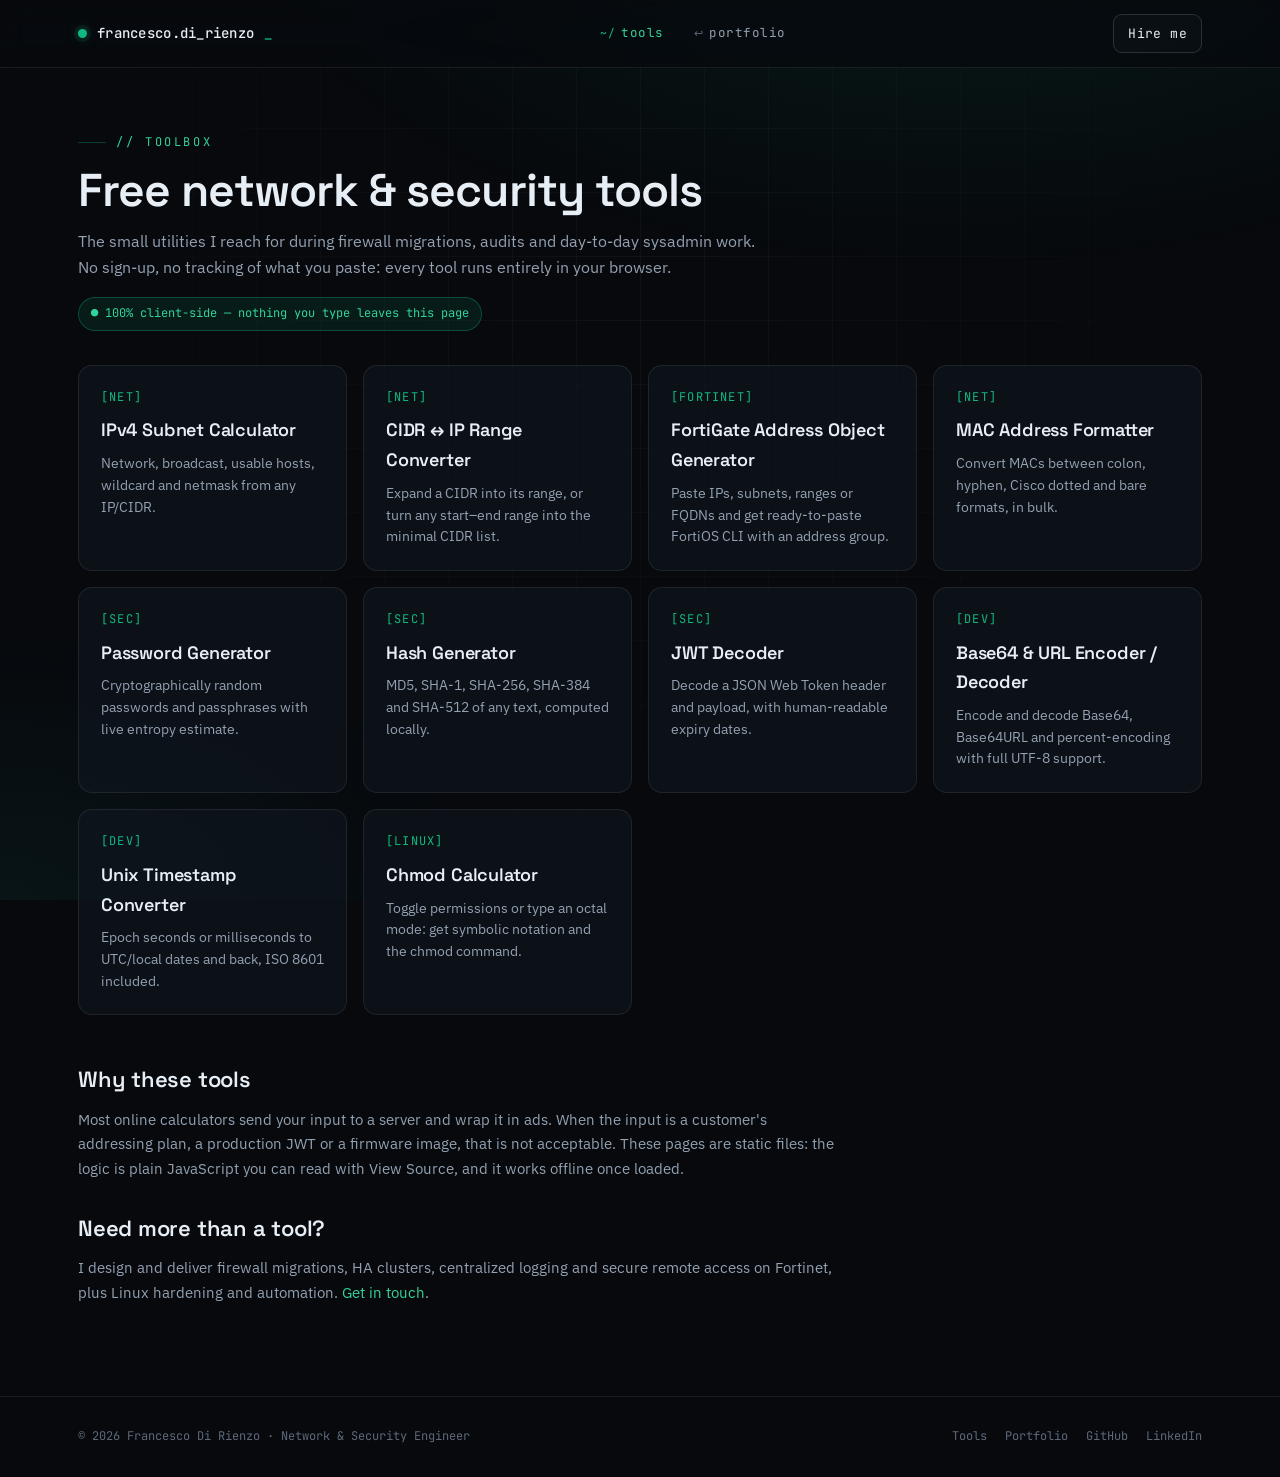
<file: index.html>
<!DOCTYPE html>
<html lang="en">
<head>
  <meta charset="UTF-8" />
  <meta name="viewport" content="width=device-width, initial-scale=1.0" />
  <title>Free Network, Security &amp; Sysadmin Tools — Francesco Di Rienzo</title>
  <meta name="description" content="Free, privacy-friendly tools for network and security engineers: subnet calculator, CIDR converter, FortiGate address generator, MAC formatter, password and hash generators, JWT decoder and more. Everything runs in your browser." />
  <link rel="canonical" href="https://france5cogreen.github.io/tools/" />
  <meta property="og:title" content="Free Network &amp; Security Tools" />
  <meta property="og:description" content="Subnet calculator, CIDR converter, FortiGate CLI generator, hash, JWT, chmod and more — all client-side." />
  <meta property="og:type" content="website" />
  <link rel="icon" type="image/svg+xml" href="assets/favicon.svg" />
  <link rel="preconnect" href="https://fonts.googleapis.com" />
  <link rel="preconnect" href="https://fonts.gstatic.com" crossorigin />
  <link href="https://fonts.googleapis.com/css2?family=Space+Grotesk:wght@400;500;600;700&family=IBM+Plex+Sans:wght@400;500;600&family=JetBrains+Mono:wght@400;500;600&display=swap" rel="stylesheet" />
  <link rel="stylesheet" href="assets/styles.css" />
  <link rel="stylesheet" href="tools.css" />
</head>
<body data-root="">
  <div class="bg-grid"></div>
  <div class="bg-vignette"></div>
  <main class="tools-page">
    <div class="wrap">
      <header class="tool-head">
        <span class="eyebrow">// toolbox</span>
        <h1>Free network &amp; security tools</h1>
        <p class="lead">The small utilities I reach for during firewall migrations, audits and day-to-day sysadmin work. No sign-up, no tracking of what you paste: every tool runs entirely in your browser.</p>
        <span class="privacy-note">● 100% client-side — nothing you type leaves this page</span>
      </header>

      <div class="tool-grid" id="tool-grid"></div>

      <article class="explain">
        <h2>Why these tools</h2>
        <p>Most online calculators send your input to a server and wrap it in ads. When the input is a customer's addressing plan, a production JWT or a firmware image, that is not acceptable. These pages are static files: the logic is plain JavaScript you can read with View Source, and it works offline once loaded.</p>
        <h2>Need more than a tool?</h2>
        <p>I design and deliver firewall migrations, HA clusters, centralized logging and secure remote access on Fortinet, plus Linux hardening and automation. <a href="/#contact" style="color:var(--accent-1)">Get in touch</a>.</p>
      </article>
    </div>
  </main>

  <script src="registry.js"></script>
  <script src="tools.js"></script>
</body>
</html>
</file>
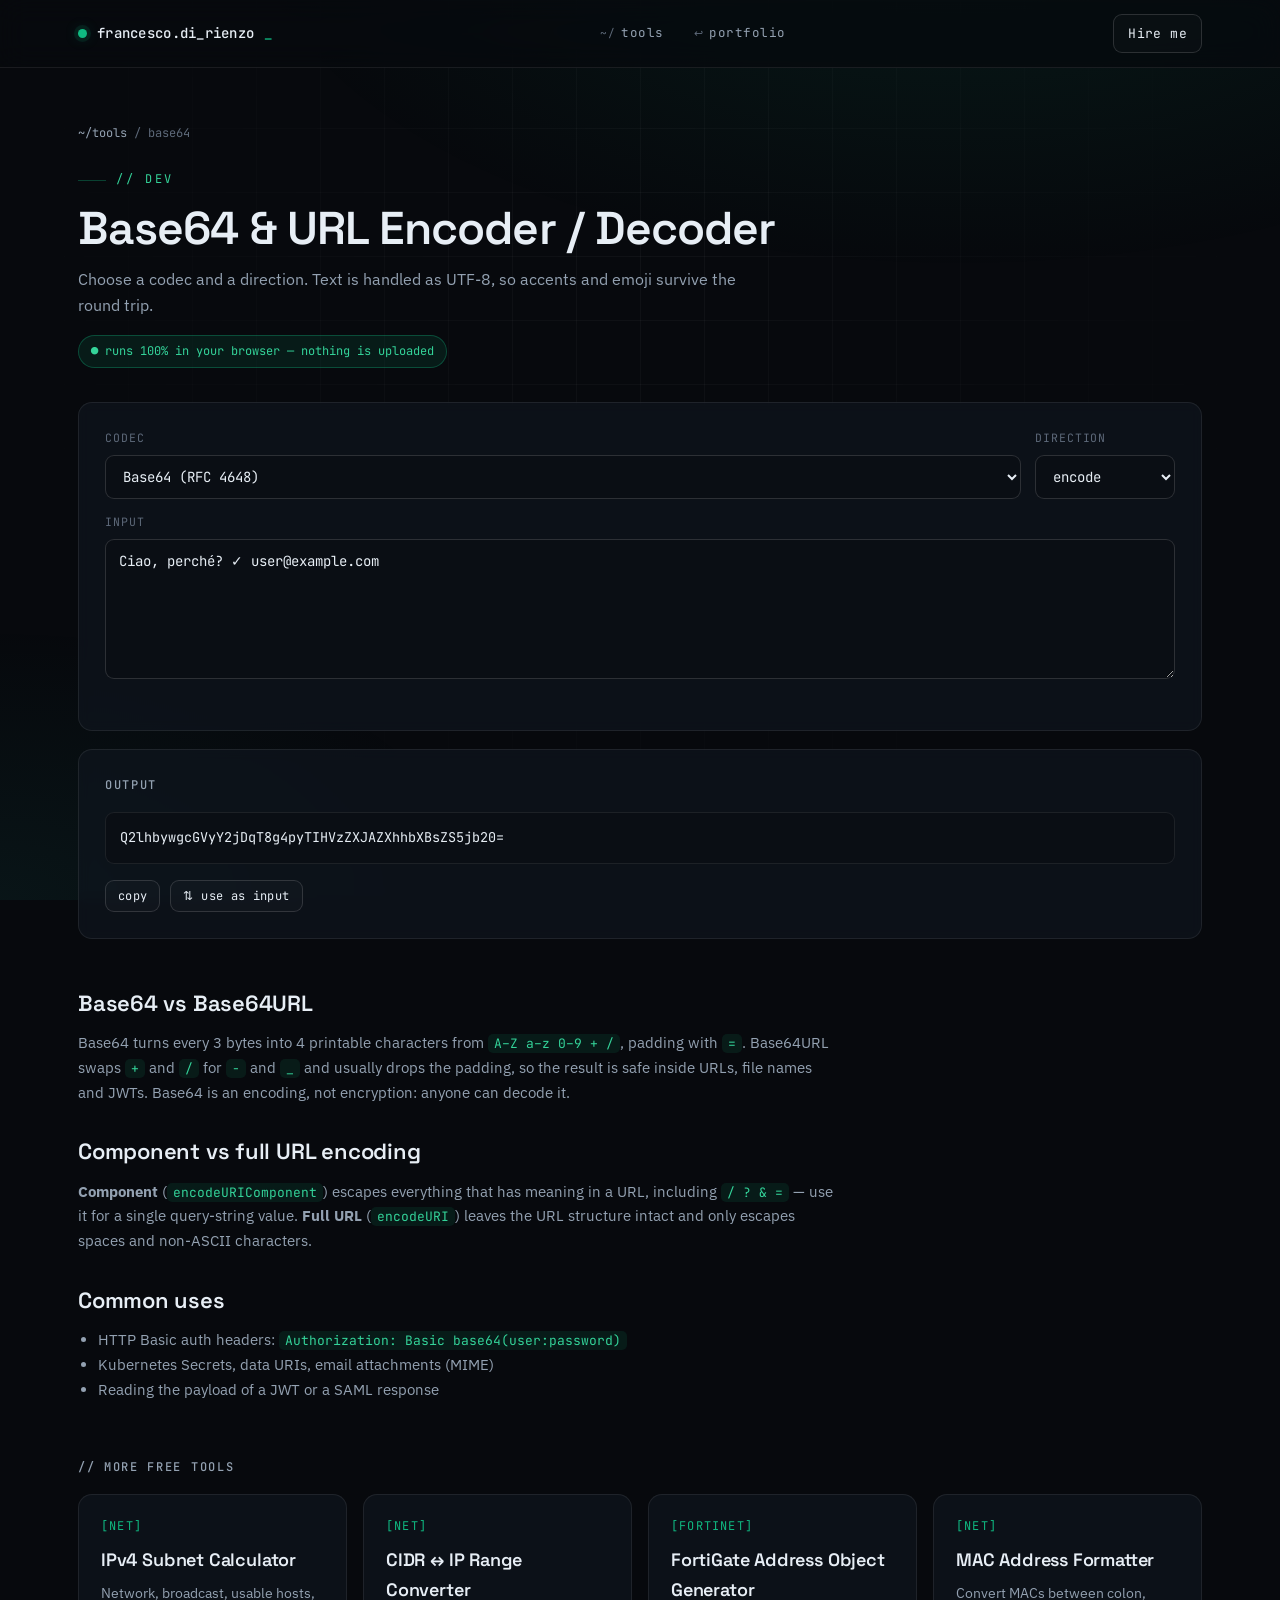
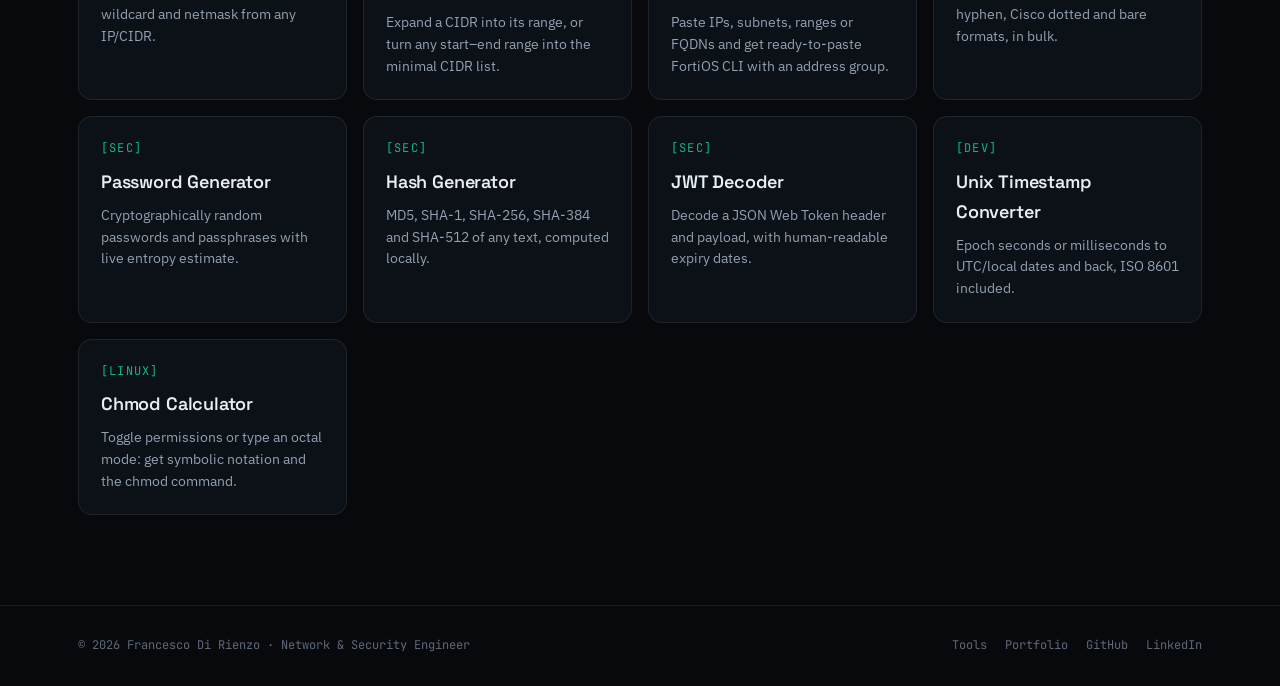
<file: base64/index.html>
<!DOCTYPE html>
<html lang="en">
<head>
  <meta charset="UTF-8" />
  <meta name="viewport" content="width=device-width, initial-scale=1.0" />
  <title>Base64 Encode / Decode &amp; URL Encoder Online — UTF-8 Safe | Free</title>
  <meta name="description" content="Encode and decode Base64, Base64URL and URL percent-encoding with full UTF-8 support. Decode Base64 to a downloadable file. Runs entirely in your browser." />
  <link rel="canonical" href="https://france5cogreen.github.io/tools/base64/" />
  <meta property="og:title" content="Base64 &amp; URL Encoder / Decoder" />
  <meta property="og:description" content="Encode and decode Base64, Base64URL and percent-encoding with full UTF-8 support." />
  <meta property="og:type" content="website" />
  <link rel="icon" type="image/svg+xml" href="../assets/favicon.svg" />
  <link rel="preconnect" href="https://fonts.googleapis.com" />
  <link rel="preconnect" href="https://fonts.gstatic.com" crossorigin />
  <link href="https://fonts.googleapis.com/css2?family=Space+Grotesk:wght@400;500;600;700&family=IBM+Plex+Sans:wght@400;500;600&family=JetBrains+Mono:wght@400;500;600&display=swap" rel="stylesheet" />
  <link rel="stylesheet" href="../assets/styles.css" />
  <link rel="stylesheet" href="../tools.css" />
  <script type="application/ld+json">{"@context":"https://schema.org","@type":"WebApplication","name":"Base64 & URL Encoder / Decoder","applicationCategory":"DeveloperApplication","operatingSystem":"Any","offers":{"@type":"Offer","price":"0","priceCurrency":"EUR"},"author":{"@type":"Person","name":"Francesco Di Rienzo"}}</script>
</head>
<body data-tool="base64" data-root="../">
  <div class="bg-grid"></div>
  <div class="bg-vignette"></div>
  <main class="tools-page">
    <div class="wrap">
      <div class="crumbs"><a href="../">~/tools</a> / base64</div>
      <header class="tool-head">
        <span class="eyebrow">// dev</span>
        <h1>Base64 &amp; URL Encoder / Decoder</h1>
        <p class="lead">Choose a codec and a direction. Text is handled as UTF-8, so accents and emoji survive the round trip.</p>
        <span class="privacy-note">● runs 100% in your browser — nothing is uploaded</span>
      </header>

      <div class="panel">
        <div class="row">
          <div class="field">
            <label for="codec">Codec</label>
            <select id="codec">
              <option value="b64">Base64 (RFC 4648)</option>
              <option value="b64url">Base64URL (no padding)</option>
              <option value="url">URL percent-encoding (component)</option>
              <option value="urlfull">URL percent-encoding (full URL)</option>
            </select>
          </div>
          <div class="field narrow">
            <label for="dir">Direction</label>
            <select id="dir"><option value="enc">encode</option><option value="dec">decode</option></select>
          </div>
        </div>
        <div class="field" style="margin-top:14px">
          <label for="in">Input</label>
          <textarea id="in" spellcheck="false">Ciao, perché? ✓ user@example.com</textarea>
        </div>
        <div class="err" id="err"></div>
      </div>

      <div class="panel">
        <h2>Output</h2>
        <div class="out" id="out"></div>
        <div class="btn-row">
          <button class="btn sm" data-copy-from="#out">copy</button>
          <button class="btn sm" id="swap">⇅ use as input</button>
          <button class="btn sm" id="dl" style="display:none">download decoded bytes</button>
        </div>
      </div>

      <article class="explain">
        <h2>Base64 vs Base64URL</h2>
        <p>Base64 turns every 3 bytes into 4 printable characters from <code>A–Z a–z 0–9 + /</code>, padding with <code>=</code>. Base64URL swaps <code>+</code> and <code>/</code> for <code>-</code> and <code>_</code> and usually drops the padding, so the result is safe inside URLs, file names and JWTs. Base64 is an encoding, not encryption: anyone can decode it.</p>
        <h2>Component vs full URL encoding</h2>
        <p><strong>Component</strong> (<code>encodeURIComponent</code>) escapes everything that has meaning in a URL, including <code>/ ? &amp; =</code> — use it for a single query-string value. <strong>Full URL</strong> (<code>encodeURI</code>) leaves the URL structure intact and only escapes spaces and non-ASCII characters.</p>
        <h2>Common uses</h2>
        <ul>
          <li>HTTP Basic auth headers: <code>Authorization: Basic base64(user:password)</code></li>
          <li>Kubernetes Secrets, data URIs, email attachments (MIME)</li>
          <li>Reading the payload of a JWT or a SAML response</li>
        </ul>
      </article>

      <section class="related" id="related"></section>
    </div>
  </main>

  <script src="../registry.js"></script>
  <script src="../tools.js"></script>
  <script>
    let lastBytes = null;
    const bytesToB64 = b => { let s = ""; for (let i = 0; i < b.length; i += 0x8000) s += String.fromCharCode(...b.subarray(i, i + 0x8000)); return btoa(s); };
    function b64ToBytes(s, url) {
      s = s.replace(/\s+/g, "");
      if (url) s = s.replace(/-/g, "+").replace(/_/g, "/");
      s += "=".repeat((4 - s.length % 4) % 4);
      if (!/^[A-Za-z0-9+/]*={0,2}$/.test(s)) throw new Error("Input contains characters that are not valid Base64.");
      return Uint8Array.from(atob(s), c => c.charCodeAt(0));
    }

    function run() {
      const codec = $("#codec").value, enc = $("#dir").value === "enc", v = $("#in").value;
      let out = "", err = "";
      lastBytes = null;
      try {
        if (codec === "b64" || codec === "b64url") {
          if (enc) {
            out = bytesToB64(new TextEncoder().encode(v));
            if (codec === "b64url") out = out.replace(/\+/g, "-").replace(/\//g, "_").replace(/=+$/, "");
          } else {
            lastBytes = b64ToBytes(v, codec === "b64url");
            try { out = new TextDecoder("utf-8", { fatal: true }).decode(lastBytes); }
            catch { out = `[binary data, ${lastBytes.length} bytes — use “download decoded bytes”]`; }
          }
        } else {
          const full = codec === "urlfull";
          out = enc ? (full ? encodeURI(v) : encodeURIComponent(v)) : (full ? decodeURI(v) : decodeURIComponent(v.replace(/\+/g, " ")));
        }
      } catch (e) {
        err = e instanceof URIError ? "Malformed percent-encoding (a % not followed by two hex digits?)." : e.message;
      }
      $("#out").textContent = out;
      $("#err").textContent = err;
      $("#in").classList.toggle("bad", !!err);
      $("#dl").style.display = lastBytes ? "" : "none";
    }
    $("#in").addEventListener("input", run);
    ["#codec", "#dir"].forEach(s => $(s).addEventListener("change", run));
    $("#swap").addEventListener("click", () => {
      $("#in").value = $("#out").textContent;
      $("#dir").value = $("#dir").value === "enc" ? "dec" : "enc";
      run();
    });
    $("#dl").addEventListener("click", () => {
      const a = document.createElement("a");
      a.href = URL.createObjectURL(new Blob([lastBytes]));
      a.download = "decoded.bin"; a.click();
      setTimeout(() => URL.revokeObjectURL(a.href), 1000);
    });
    run();
  </script>
</body>
</html>
</file>
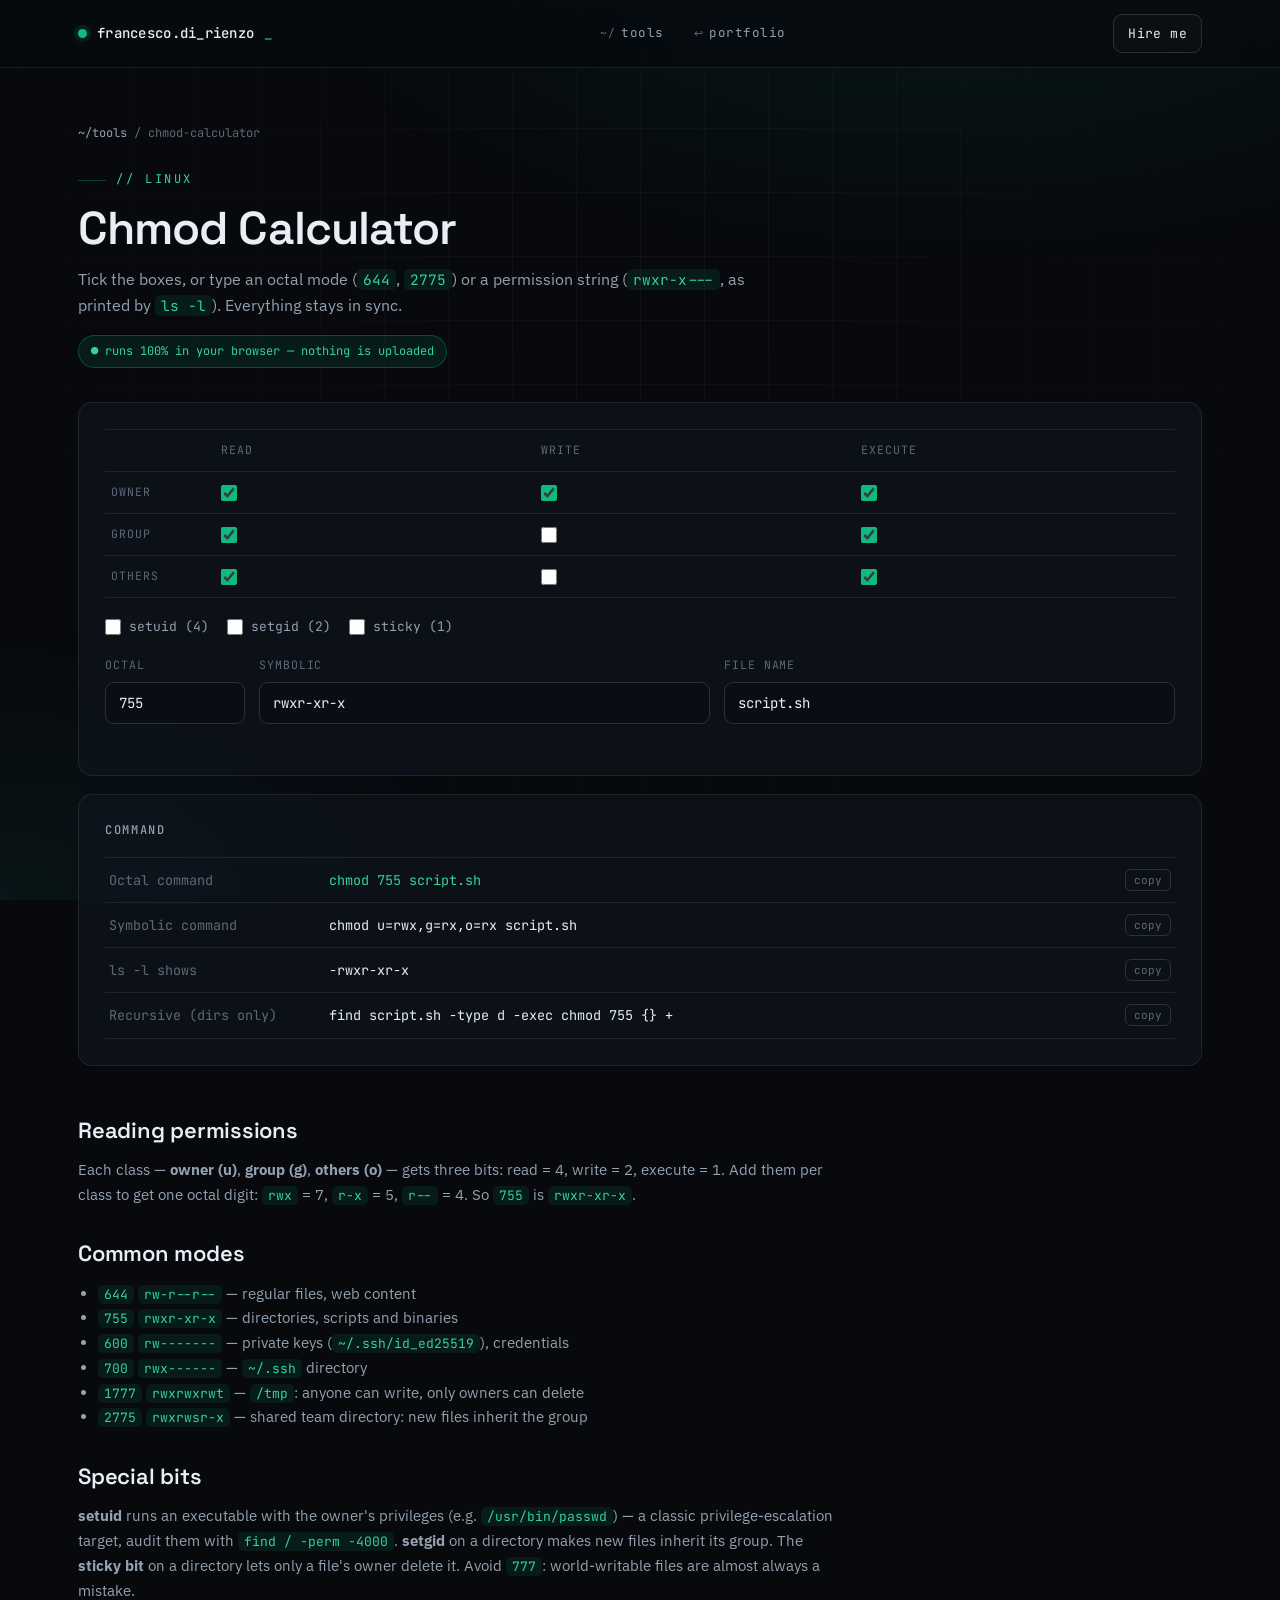
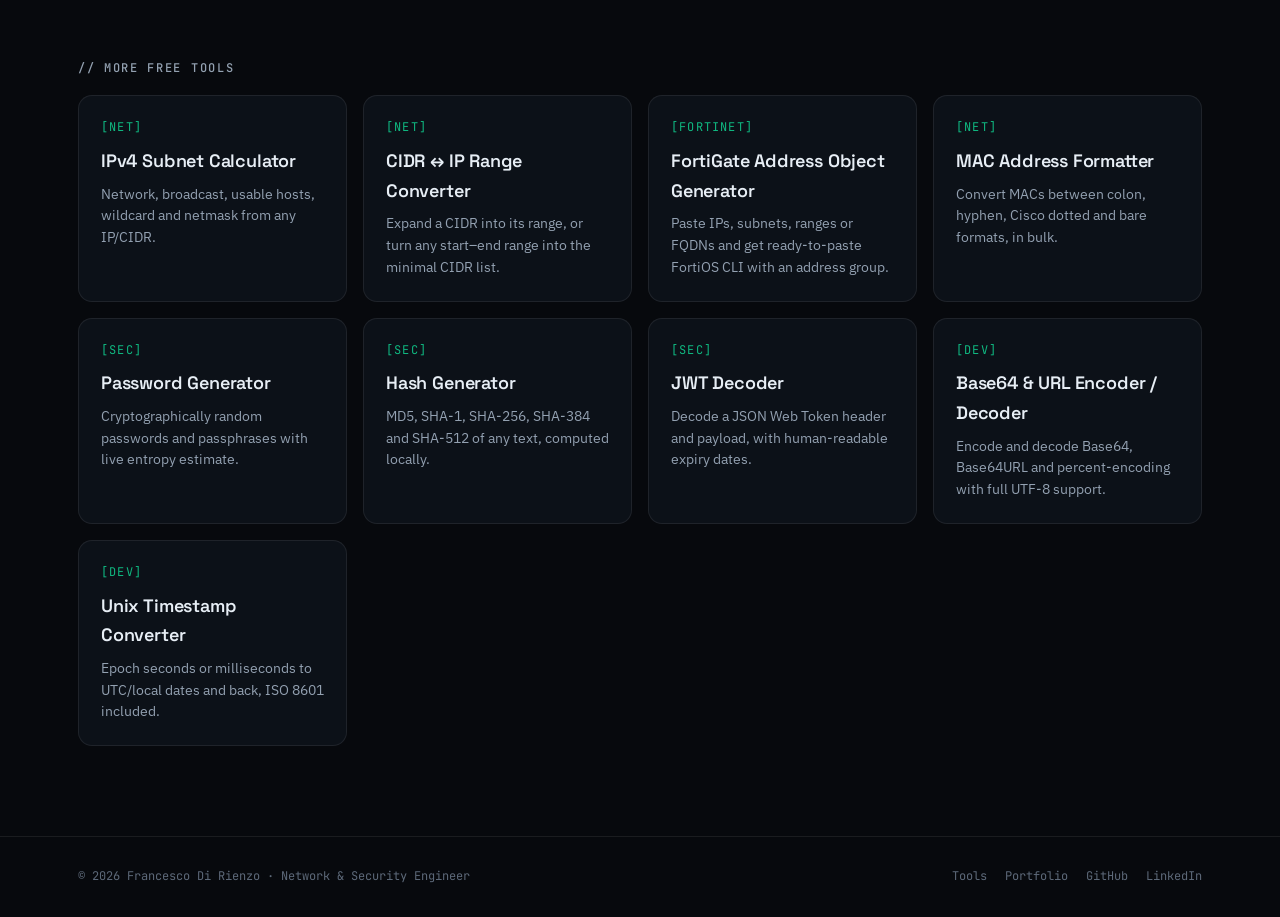
<file: chmod-calculator/index.html>
<!DOCTYPE html>
<html lang="en">
<head>
  <meta charset="UTF-8" />
  <meta name="viewport" content="width=device-width, initial-scale=1.0" />
  <title>Chmod Calculator — Octal &amp; Symbolic Linux Permissions | Free</title>
  <meta name="description" content="Linux chmod calculator: tick read/write/execute for owner, group and others, or type an octal mode like 755 or 4750, or a string like rwxr-xr-x. Get octal, symbolic and the chmod command, with setuid, setgid and sticky bit." />
  <link rel="canonical" href="https://france5cogreen.github.io/tools/chmod-calculator/" />
  <meta property="og:title" content="Chmod Calculator" />
  <meta property="og:description" content="Toggle permissions or type an octal mode: get symbolic notation and the chmod command." />
  <meta property="og:type" content="website" />
  <link rel="icon" type="image/svg+xml" href="../assets/favicon.svg" />
  <link rel="preconnect" href="https://fonts.googleapis.com" />
  <link rel="preconnect" href="https://fonts.gstatic.com" crossorigin />
  <link href="https://fonts.googleapis.com/css2?family=Space+Grotesk:wght@400;500;600;700&family=IBM+Plex+Sans:wght@400;500;600&family=JetBrains+Mono:wght@400;500;600&display=swap" rel="stylesheet" />
  <link rel="stylesheet" href="../assets/styles.css" />
  <link rel="stylesheet" href="../tools.css" />
  <script type="application/ld+json">{"@context":"https://schema.org","@type":"WebApplication","name":"Chmod Calculator","applicationCategory":"DeveloperApplication","operatingSystem":"Any","offers":{"@type":"Offer","price":"0","priceCurrency":"EUR"},"author":{"@type":"Person","name":"Francesco Di Rienzo"}}</script>
</head>
<body data-tool="chmod-calculator" data-root="../">
  <div class="bg-grid"></div>
  <div class="bg-vignette"></div>
  <main class="tools-page">
    <div class="wrap">
      <div class="crumbs"><a href="../">~/tools</a> / chmod-calculator</div>
      <header class="tool-head">
        <span class="eyebrow">// linux</span>
        <h1>Chmod Calculator</h1>
        <p class="lead">Tick the boxes, or type an octal mode (<code>644</code>, <code>2775</code>) or a permission string (<code>rwxr-x---</code>, as printed by <code>ls -l</code>). Everything stays in sync.</p>
        <span class="privacy-note">● runs 100% in your browser — nothing is uploaded</span>
      </header>

      <div class="panel">
        <div class="perm-grid" id="grid"></div>
        <div class="row" style="margin-top:18px;gap:18px">
          <label class="check"><input type="checkbox" id="suid" /> setuid (4)</label>
          <label class="check"><input type="checkbox" id="sgid" /> setgid (2)</label>
          <label class="check"><input type="checkbox" id="sticky" /> sticky (1)</label>
        </div>
        <div class="row" style="margin-top:18px">
          <div class="field narrow"><label for="oct">Octal</label><input type="text" id="oct" value="755" maxlength="4" spellcheck="false" /></div>
          <div class="field"><label for="sym">Symbolic</label><input type="text" id="sym" maxlength="10" spellcheck="false" /></div>
          <div class="field"><label for="file">File name</label><input type="text" id="file" value="script.sh" spellcheck="false" /></div>
        </div>
        <div class="err" id="err"></div>
      </div>

      <div class="panel">
        <h2>Command</h2>
        <div id="res"></div>
      </div>

      <article class="explain">
        <h2>Reading permissions</h2>
        <p>Each class — <strong>owner (u)</strong>, <strong>group (g)</strong>, <strong>others (o)</strong> — gets three bits: read = 4, write = 2, execute = 1. Add them per class to get one octal digit: <code>rwx</code> = 7, <code>r-x</code> = 5, <code>r--</code> = 4. So <code>755</code> is <code>rwxr-xr-x</code>.</p>
        <h2>Common modes</h2>
        <ul>
          <li><code>644</code> <code>rw-r--r--</code> — regular files, web content</li>
          <li><code>755</code> <code>rwxr-xr-x</code> — directories, scripts and binaries</li>
          <li><code>600</code> <code>rw-------</code> — private keys (<code>~/.ssh/id_ed25519</code>), credentials</li>
          <li><code>700</code> <code>rwx------</code> — <code>~/.ssh</code> directory</li>
          <li><code>1777</code> <code>rwxrwxrwt</code> — <code>/tmp</code>: anyone can write, only owners can delete</li>
          <li><code>2775</code> <code>rwxrwsr-x</code> — shared team directory: new files inherit the group</li>
        </ul>
        <h2>Special bits</h2>
        <p><strong>setuid</strong> runs an executable with the owner's privileges (e.g. <code>/usr/bin/passwd</code>) — a classic privilege-escalation target, audit them with <code>find / -perm -4000</code>. <strong>setgid</strong> on a directory makes new files inherit its group. The <strong>sticky bit</strong> on a directory lets only a file's owner delete it. Avoid <code>777</code>: world-writable files are almost always a mistake.</p>
      </article>

      <section class="related" id="related"></section>
    </div>
  </main>

  <script src="../registry.js"></script>
  <script src="../tools.js"></script>
  <script>
    const WHO = [["Owner", "u"], ["Group", "g"], ["Others", "o"]], WHAT = [["Read", 4], ["Write", 2], ["Execute", 1]];
    $("#grid").innerHTML = `<div class="h"></div>${WHAT.map(([w]) => `<div class="h">${w}</div>`).join("")}` +
      WHO.map(([n, k]) => `<div class="h">${n}</div>` + WHAT.map(([, v]) =>
        `<div><label class="check"><input type="checkbox" data-who="${k}" data-v="${v}" /></label></div>`).join("")).join("");

    let mode = 0o755;

    function symbolic(m) {
      const t = (d, sp, ch) => {
        const r = d & 4 ? "r" : "-", w = d & 2 ? "w" : "-", x = d & 1;
        return r + w + (sp ? (x ? ch : ch.toUpperCase()) : (x ? "x" : "-"));
      };
      return t((m >> 6) & 7, m & 0o4000, "s") + t((m >> 3) & 7, m & 0o2000, "s") + t(m & 7, m & 0o1000, "t");
    }
    function fromSymbolic(s) {
      s = s.trim().replace(/^[-dlcbps](?=.{9}$)/, "");
      if (!/^[r-][w-][xsS-][r-][w-][xsS-][r-][w-][xtT-]$/.test(s)) return null;
      let m = 0;
      [0, 3, 6].forEach((o, i) => {
        const shift = 6 - i * 3;
        if (s[o] === "r") m |= 4 << shift;
        if (s[o + 1] === "w") m |= 2 << shift;
        const x = s[o + 2];
        if ("xst".includes(x)) m |= 1 << shift;
        if ("sStT".includes(x)) m |= [0o4000, 0o2000, 0o1000][i];
      });
      return m;
    }

    function render(skip) {
      $$("#grid input").forEach(c => {
        const sh = { u: 6, g: 3, o: 0 }[c.dataset.who];
        c.checked = !!(mode & (c.dataset.v << sh));
      });
      $("#suid").checked = !!(mode & 0o4000); $("#sgid").checked = !!(mode & 0o2000); $("#sticky").checked = !!(mode & 0o1000);
      const oct = (mode > 0o777 ? mode.toString(8).padStart(4, "0") : mode.toString(8).padStart(3, "0"));
      if (skip !== "oct") $("#oct").value = oct;
      if (skip !== "sym") $("#sym").value = symbolic(mode);
      const f = $("#file").value.trim() || "file";
      const qf = /^[\w./-]+$/.test(f) ? f : `'${f.replace(/'/g, `'\\''`)}'`;
      const u = (mode >> 6) & 7, g = (mode >> 3) & 7, o = mode & 7;
      const part = d => (d & 4 ? "r" : "") + (d & 2 ? "w" : "") + (d & 1 ? "x" : "");
      const rows = [
        ["Octal command", `chmod ${oct} ${qf}`, true],
        ["Symbolic command", `chmod u=${part(u)},g=${part(g)},o=${part(o)} ${qf}`],
        ["ls -l shows", "-" + symbolic(mode)],
        ["Recursive (dirs only)", `find ${qf} -type d -exec chmod ${oct} {} +`]
      ];
      $("#res").innerHTML = kvTable(rows);
      const warn = [];
      if ((mode & 2) && !(mode & 0o1000)) warn.push("⚠ world-writable");
      if (mode & 0o4000) warn.push("⚠ setuid: runs with the owner's privileges");
      $("#err").textContent = warn.join("  ");
    }

    $("#grid").addEventListener("change", e => {
      const c = e.target, sh = { u: 6, g: 3, o: 0 }[c.dataset.who], bit = c.dataset.v << sh;
      mode = c.checked ? mode | bit : mode & ~bit; render();
    });
    [["#suid", 0o4000], ["#sgid", 0o2000], ["#sticky", 0o1000]].forEach(([s, b]) =>
      $(s).addEventListener("change", e => { mode = e.target.checked ? mode | b : mode & ~b; render(); }));
    $("#oct").addEventListener("input", e => {
      const v = e.target.value.trim(), ok = /^[0-7]{3,4}$/.test(v);
      e.target.classList.toggle("bad", !ok);
      if (ok) { mode = parseInt(v, 8); render("oct"); }
    });
    $("#sym").addEventListener("input", e => {
      const m = fromSymbolic(e.target.value);
      e.target.classList.toggle("bad", m == null);
      if (m != null) { mode = m; render("sym"); }
    });
    $("#file").addEventListener("input", () => render("oct"));
    render();
  </script>
</body>
</html>
</file>
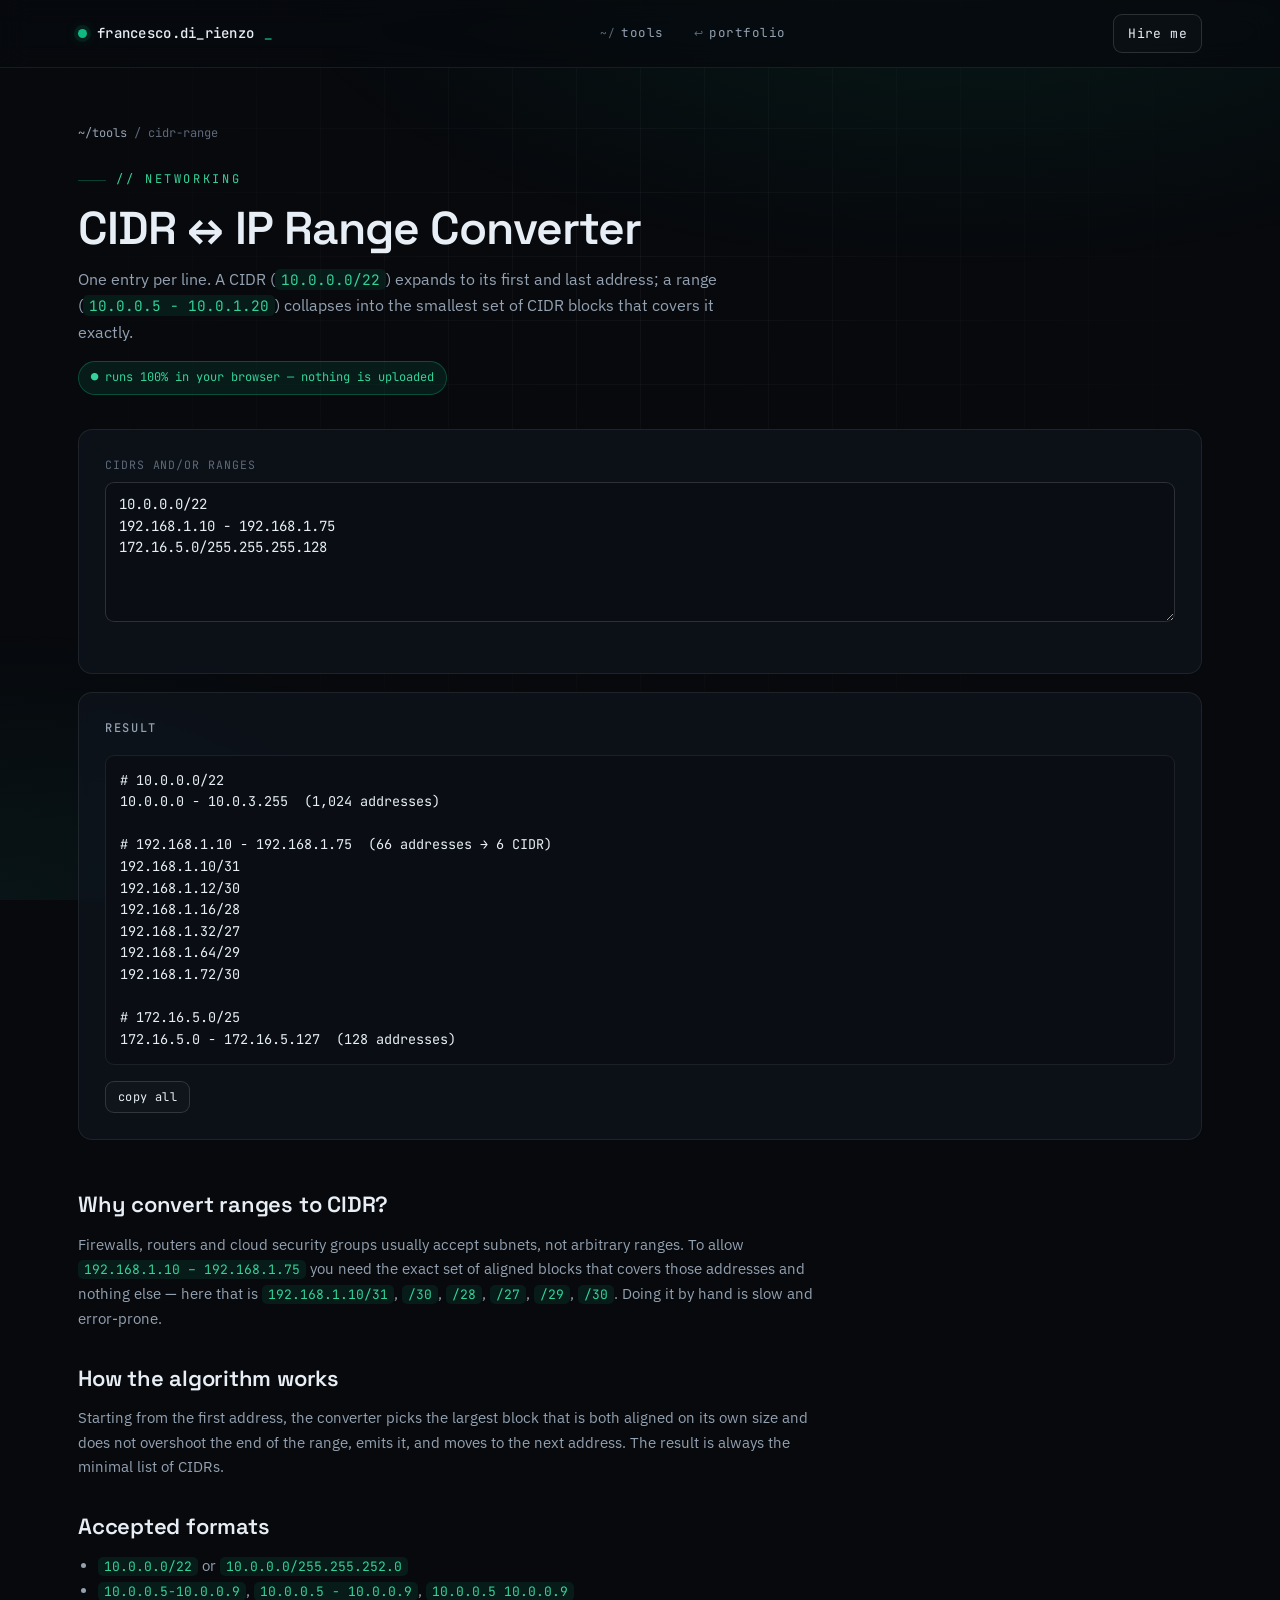
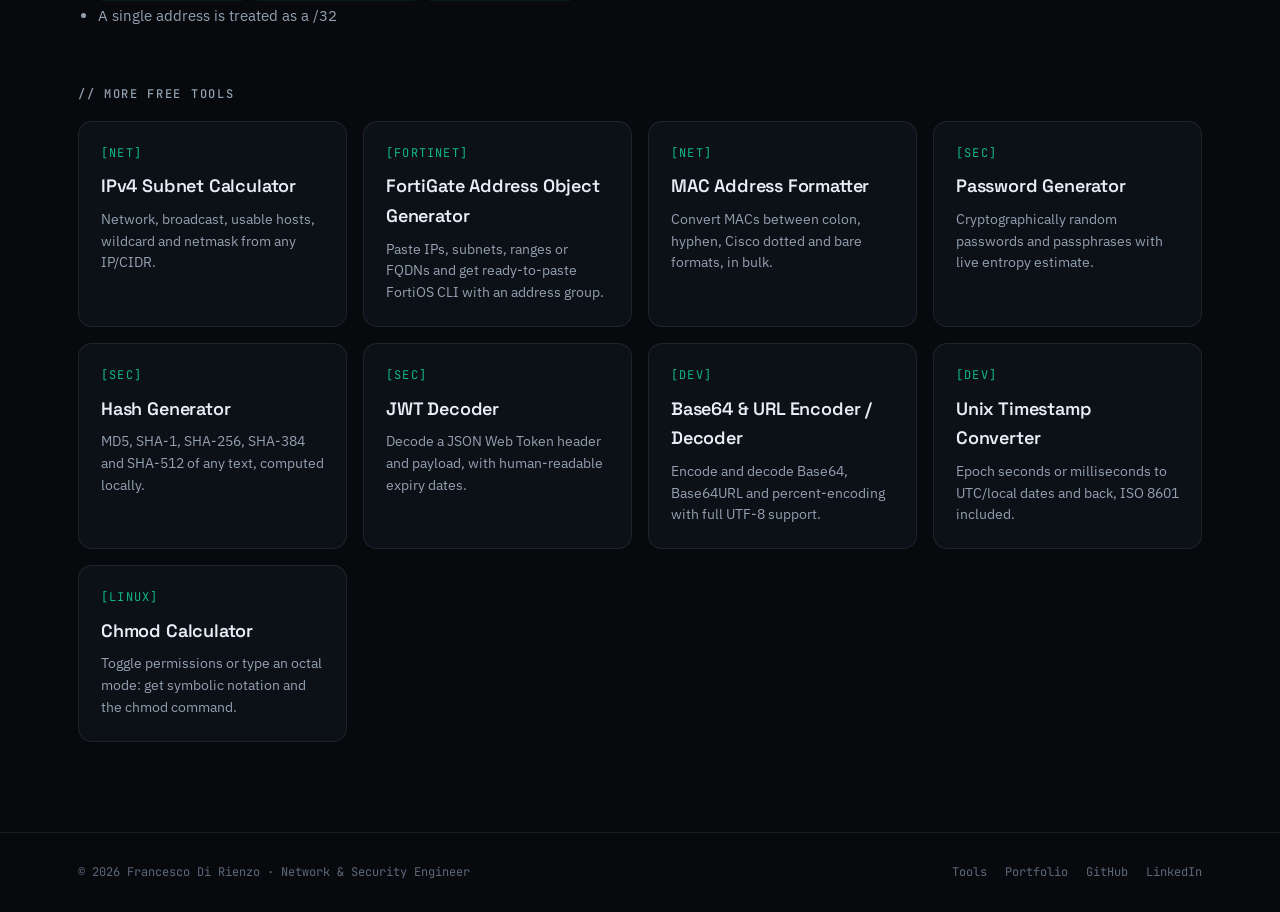
<file: cidr-range/index.html>
<!DOCTYPE html>
<html lang="en">
<head>
  <meta charset="UTF-8" />
  <meta name="viewport" content="width=device-width, initial-scale=1.0" />
  <title>CIDR to IP Range &amp; IP Range to CIDR Converter | Free</title>
  <meta name="description" content="Convert CIDR blocks to IP ranges and any start–end IP range into the minimal list of CIDR subnets. Bulk input, runs entirely in your browser." />
  <link rel="canonical" href="https://france5cogreen.github.io/tools/cidr-range/" />
  <meta property="og:title" content="CIDR ↔ IP Range Converter" />
  <meta property="og:description" content="Expand a CIDR into its range, or turn any start–end range into the minimal CIDR list." />
  <meta property="og:type" content="website" />
  <link rel="icon" type="image/svg+xml" href="../assets/favicon.svg" />
  <link rel="preconnect" href="https://fonts.googleapis.com" />
  <link rel="preconnect" href="https://fonts.gstatic.com" crossorigin />
  <link href="https://fonts.googleapis.com/css2?family=Space+Grotesk:wght@400;500;600;700&family=IBM+Plex+Sans:wght@400;500;600&family=JetBrains+Mono:wght@400;500;600&display=swap" rel="stylesheet" />
  <link rel="stylesheet" href="../assets/styles.css" />
  <link rel="stylesheet" href="../tools.css" />
  <script type="application/ld+json">{"@context":"https://schema.org","@type":"WebApplication","name":"CIDR to IP Range Converter","applicationCategory":"DeveloperApplication","operatingSystem":"Any","offers":{"@type":"Offer","price":"0","priceCurrency":"EUR"},"author":{"@type":"Person","name":"Francesco Di Rienzo"}}</script>
</head>
<body data-tool="cidr-range" data-root="../">
  <div class="bg-grid"></div>
  <div class="bg-vignette"></div>
  <main class="tools-page">
    <div class="wrap">
      <div class="crumbs"><a href="../">~/tools</a> / cidr-range</div>
      <header class="tool-head">
        <span class="eyebrow">// networking</span>
        <h1>CIDR ↔ IP Range Converter</h1>
        <p class="lead">One entry per line. A CIDR (<code>10.0.0.0/22</code>) expands to its first and last address; a range (<code>10.0.0.5 - 10.0.1.20</code>) collapses into the smallest set of CIDR blocks that covers it exactly.</p>
        <span class="privacy-note">● runs 100% in your browser — nothing is uploaded</span>
      </header>

      <div class="panel">
        <div class="field">
          <label for="in">CIDRs and/or ranges</label>
          <textarea id="in" spellcheck="false">10.0.0.0/22
192.168.1.10 - 192.168.1.75
172.16.5.0/255.255.255.128</textarea>
        </div>
        <div class="err" id="err"></div>
      </div>

      <div class="panel">
        <h2>Result</h2>
        <div class="out" id="out"></div>
        <div class="btn-row"><button class="btn sm" data-copy-from="#out">copy all</button></div>
      </div>

      <article class="explain">
        <h2>Why convert ranges to CIDR?</h2>
        <p>Firewalls, routers and cloud security groups usually accept subnets, not arbitrary ranges. To allow <code>192.168.1.10 – 192.168.1.75</code> you need the exact set of aligned blocks that covers those addresses and nothing else — here that is <code>192.168.1.10/31</code>, <code>/30</code>, <code>/28</code>, <code>/27</code>, <code>/29</code>, <code>/30</code>. Doing it by hand is slow and error-prone.</p>
        <h2>How the algorithm works</h2>
        <p>Starting from the first address, the converter picks the largest block that is both aligned on its own size and does not overshoot the end of the range, emits it, and moves to the next address. The result is always the minimal list of CIDRs.</p>
        <h2>Accepted formats</h2>
        <ul>
          <li><code>10.0.0.0/22</code> or <code>10.0.0.0/255.255.252.0</code></li>
          <li><code>10.0.0.5-10.0.0.9</code>, <code>10.0.0.5 - 10.0.0.9</code>, <code>10.0.0.5 10.0.0.9</code></li>
          <li>A single address is treated as a /32</li>
        </ul>
      </article>

      <section class="related" id="related"></section>
    </div>
  </main>

  <script src="../registry.js"></script>
  <script src="../tools.js"></script>
  <script>
    function run() {
      const lines = $("#in").value.split(/\n/).map(l => l.trim()).filter(Boolean);
      const out = [], bad = [];
      for (const l of lines) {
        const rm = l.match(/^([\d.]+)\s*(?:-|–|\s)\s*([\d.]+)$/);
        const a = rm && IP4.parse(rm[1]), b = rm && IP4.parse(rm[2]);
        if (rm && a != null && b != null) {
          const [s, e] = a <= b ? [a, b] : [b, a];
          const cidrs = IP4.rangeToCidrs(s, e);
          out.push(`# ${IP4.str(s)} - ${IP4.str(e)}  (${(e - s + 1).toLocaleString("en-US")} addresses → ${cidrs.length} CIDR)`);
          cidrs.forEach(c => out.push(`${IP4.str(c.ip)}/${c.prefix}`));
          out.push("");
          continue;
        }
        let c = IP4.parseCidr(l);
        if (!c && IP4.parse(l) != null) c = { ip: IP4.parse(l), prefix: 32 };
        if (c) {
          const mask = IP4.mask(c.prefix), net = (c.ip & mask) >>> 0, last = (net | ~mask) >>> 0;
          const note = net !== c.ip ? "  (host bits set, aligned to network)" : "";
          out.push(`# ${IP4.str(net)}/${c.prefix}${note}`);
          out.push(`${IP4.str(net)} - ${IP4.str(last)}  (${(2 ** (32 - c.prefix)).toLocaleString("en-US")} addresses)`);
          out.push("");
          continue;
        }
        bad.push(l);
      }
      $("#out").textContent = out.join("\n").trim();
      $("#err").textContent = bad.length ? `Could not parse: ${bad.join(", ")}` : "";
      $("#in").classList.toggle("bad", bad.length > 0);
    }
    $("#in").addEventListener("input", run);
    run();
  </script>
</body>
</html>
</file>
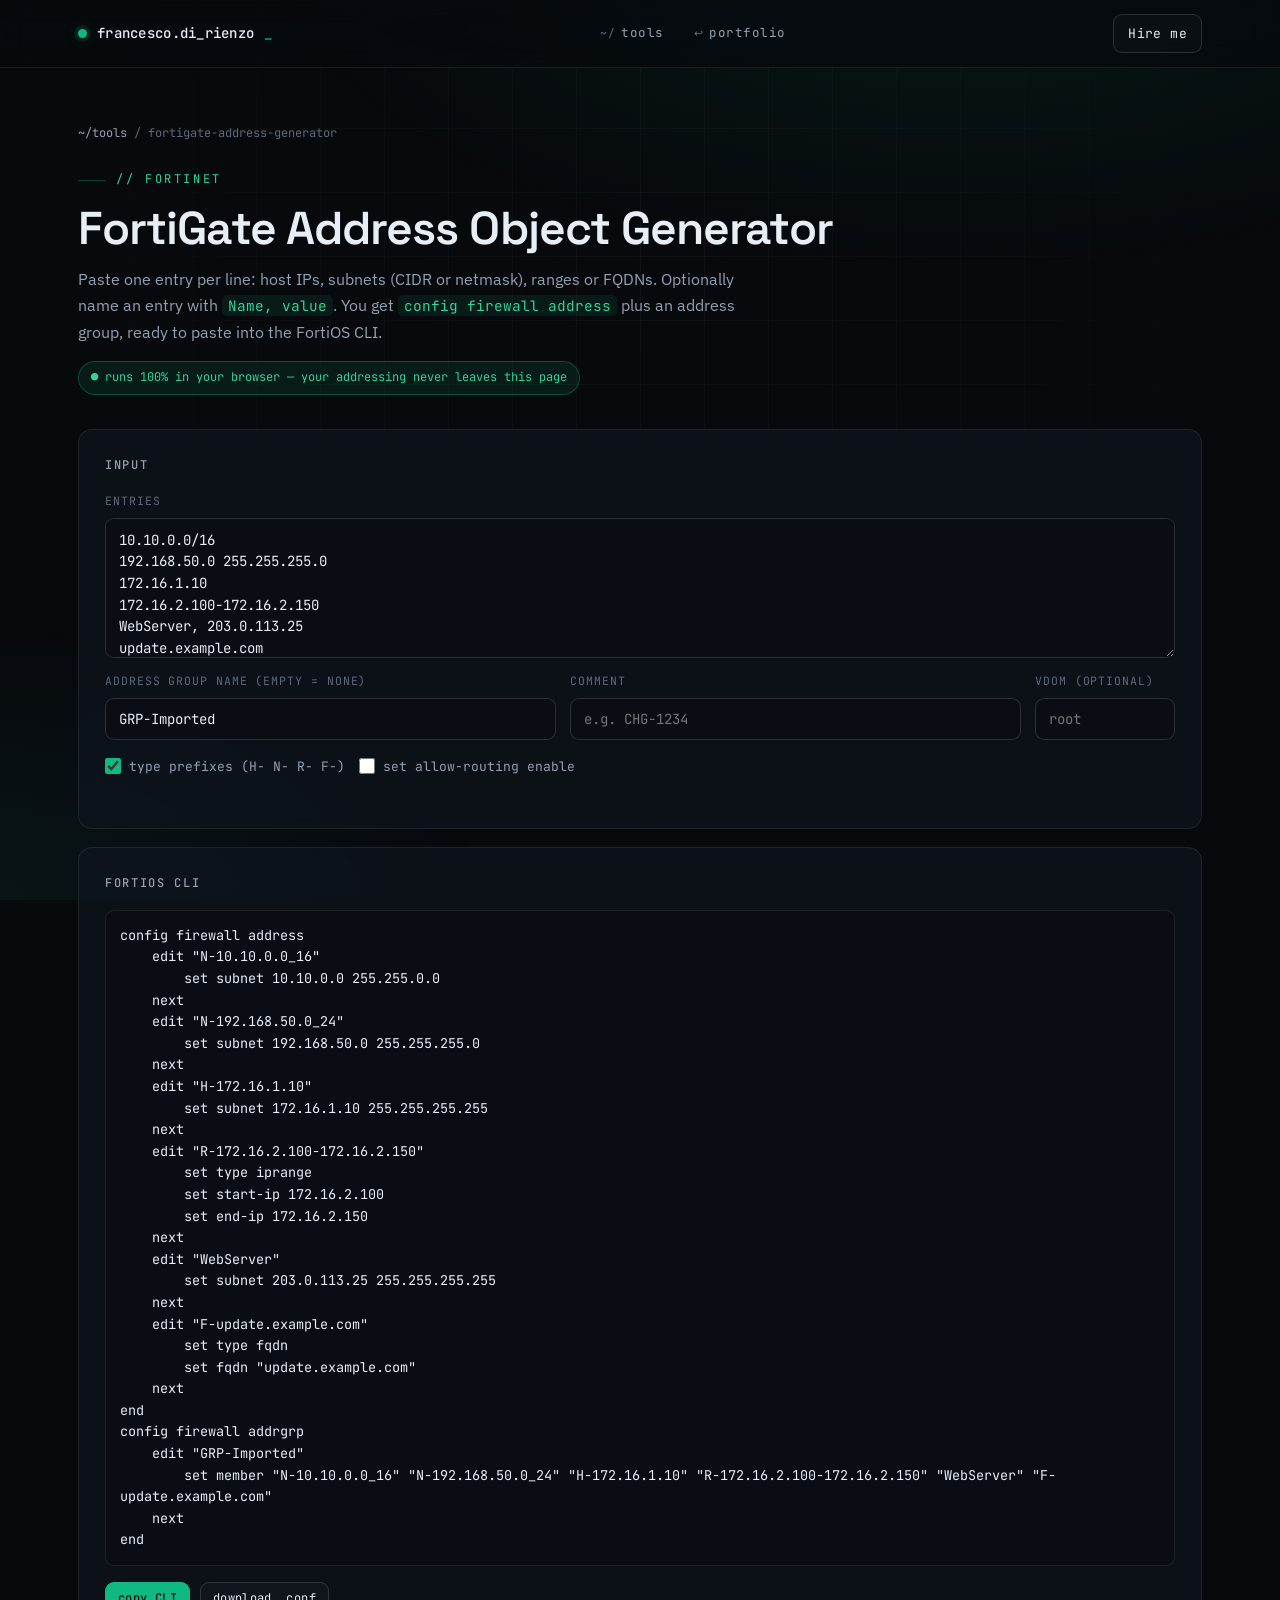
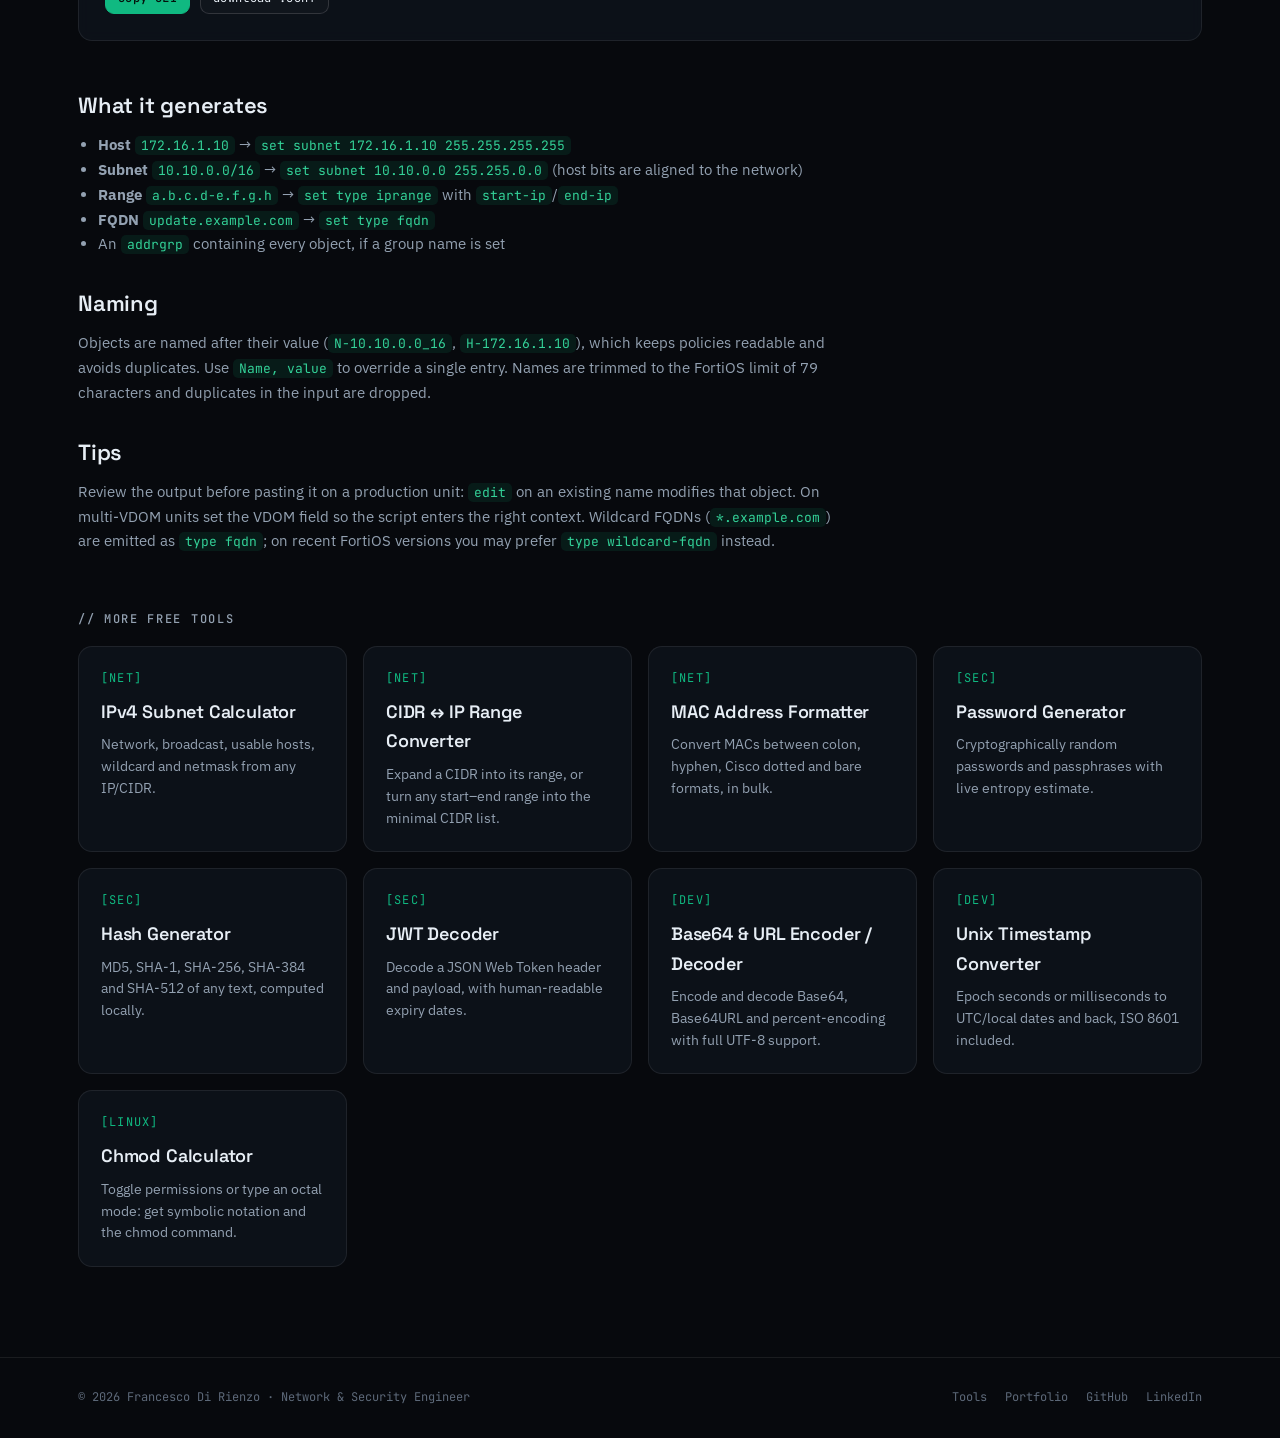
<file: fortigate-address-generator/index.html>
<!DOCTYPE html>
<html lang="en">
<head>
  <meta charset="UTF-8" />
  <meta name="viewport" content="width=device-width, initial-scale=1.0" />
  <title>FortiGate Address Object Generator — Bulk FortiOS CLI | Free</title>
  <meta name="description" content="Bulk-create FortiGate firewall address objects and an address group: paste IPs, subnets, ranges or FQDNs and get ready-to-paste FortiOS CLI. Free, runs in your browser." />
  <link rel="canonical" href="https://france5cogreen.github.io/tools/fortigate-address-generator/" />
  <meta property="og:title" content="FortiGate Address Object Generator" />
  <meta property="og:description" content="Paste IPs, subnets, ranges or FQDNs and get ready-to-paste FortiOS CLI with an address group." />
  <meta property="og:type" content="website" />
  <link rel="icon" type="image/svg+xml" href="../assets/favicon.svg" />
  <link rel="preconnect" href="https://fonts.googleapis.com" />
  <link rel="preconnect" href="https://fonts.gstatic.com" crossorigin />
  <link href="https://fonts.googleapis.com/css2?family=Space+Grotesk:wght@400;500;600;700&family=IBM+Plex+Sans:wght@400;500;600&family=JetBrains+Mono:wght@400;500;600&display=swap" rel="stylesheet" />
  <link rel="stylesheet" href="../assets/styles.css" />
  <link rel="stylesheet" href="../tools.css" />
  <script type="application/ld+json">{"@context":"https://schema.org","@type":"WebApplication","name":"FortiGate Address Object Generator","applicationCategory":"DeveloperApplication","operatingSystem":"Any","offers":{"@type":"Offer","price":"0","priceCurrency":"EUR"},"author":{"@type":"Person","name":"Francesco Di Rienzo"}}</script>
</head>
<body data-tool="fortigate-address-generator" data-root="../">
  <div class="bg-grid"></div>
  <div class="bg-vignette"></div>
  <main class="tools-page">
    <div class="wrap">
      <div class="crumbs"><a href="../">~/tools</a> / fortigate-address-generator</div>
      <header class="tool-head">
        <span class="eyebrow">// fortinet</span>
        <h1>FortiGate Address Object Generator</h1>
        <p class="lead">Paste one entry per line: host IPs, subnets (CIDR or netmask), ranges or FQDNs. Optionally name an entry with <code>Name, value</code>. You get <code>config firewall address</code> plus an address group, ready to paste into the FortiOS CLI.</p>
        <span class="privacy-note">● runs 100% in your browser — your addressing never leaves this page</span>
      </header>

      <div class="panel">
        <h2>Input</h2>
        <div class="field">
          <label for="in">Entries</label>
          <textarea id="in" spellcheck="false">10.10.0.0/16
192.168.50.0 255.255.255.0
172.16.1.10
172.16.2.100-172.16.2.150
WebServer, 203.0.113.25
update.example.com</textarea>
        </div>
        <div class="row" style="margin-top:14px">
          <div class="field"><label for="grp">Address group name (empty = none)</label><input type="text" id="grp" value="GRP-Imported" /></div>
          <div class="field"><label for="cmt">Comment</label><input type="text" id="cmt" value="" placeholder="e.g. CHG-1234" /></div>
          <div class="field narrow"><label for="vdom">VDOM (optional)</label><input type="text" id="vdom" value="" placeholder="root" /></div>
        </div>
        <div class="row" style="margin-top:16px">
          <label class="check"><input type="checkbox" id="typepfx" checked /> type prefixes (H- N- R- F-)</label>
          <label class="check"><input type="checkbox" id="routing" /> set allow-routing enable</label>
        </div>
        <div class="err" id="err"></div>
      </div>

      <div class="panel">
        <h2>FortiOS CLI</h2>
        <div class="out" id="out"></div>
        <div class="btn-row">
          <button class="btn btn-primary sm" data-copy-from="#out">copy CLI</button>
          <button class="btn sm" id="dl">download .conf</button>
        </div>
      </div>

      <article class="explain">
        <h2>What it generates</h2>
        <ul>
          <li><strong>Host</strong> <code>172.16.1.10</code> → <code>set subnet 172.16.1.10 255.255.255.255</code></li>
          <li><strong>Subnet</strong> <code>10.10.0.0/16</code> → <code>set subnet 10.10.0.0 255.255.0.0</code> (host bits are aligned to the network)</li>
          <li><strong>Range</strong> <code>a.b.c.d-e.f.g.h</code> → <code>set type iprange</code> with <code>start-ip</code>/<code>end-ip</code></li>
          <li><strong>FQDN</strong> <code>update.example.com</code> → <code>set type fqdn</code></li>
          <li>An <code>addrgrp</code> containing every object, if a group name is set</li>
        </ul>
        <h2>Naming</h2>
        <p>Objects are named after their value (<code>N-10.10.0.0_16</code>, <code>H-172.16.1.10</code>), which keeps policies readable and avoids duplicates. Use <code>Name, value</code> to override a single entry. Names are trimmed to the FortiOS limit of 79 characters and duplicates in the input are dropped.</p>
        <h2>Tips</h2>
        <p>Review the output before pasting it on a production unit: <code>edit</code> on an existing name modifies that object. On multi-VDOM units set the VDOM field so the script enters the right context. Wildcard FQDNs (<code>*.example.com</code>) are emitted as <code>type fqdn</code>; on recent FortiOS versions you may prefer <code>type wildcard-fqdn</code> instead.</p>
      </article>

      <section class="related" id="related"></section>
    </div>
  </main>

  <script src="../registry.js"></script>
  <script src="../tools.js"></script>
  <script>
    const FQDN = /^(\*\.)?([a-z0-9]([a-z0-9-]{0,61}[a-z0-9])?\.)+[a-z]{2,63}$/i;
    const q = s => `"${String(s).replace(/\\/g, "\\\\").replace(/"/g, '\\"')}"`;
    const clip = s => s.slice(0, 79);

    function parse(value) {
      const v = value.trim();
      const rm = v.match(/^([\d.]+)\s*(?:-|–)\s*([\d.]+)$/);
      if (rm) {
        const a = IP4.parse(rm[1]), b = IP4.parse(rm[2]);
        if (a != null && b != null) {
          const [s, e] = a <= b ? [a, b] : [b, a];
          return { kind: "range", start: IP4.str(s), end: IP4.str(e), key: `${s}-${e}` };
        }
      }
      if (IP4.parse(v) != null) return { kind: "host", ip: IP4.str(IP4.parse(v)), key: `${IP4.parse(v)}/32` };
      const c = IP4.parseCidr(v);
      if (c) {
        const net = (c.ip & IP4.mask(c.prefix)) >>> 0;
        if (c.prefix === 32) return { kind: "host", ip: IP4.str(net), key: `${net}/32` };
        return { kind: "subnet", ip: IP4.str(net), prefix: c.prefix, mask: IP4.str(IP4.mask(c.prefix)), key: `${net}/${c.prefix}` };
      }
      if (FQDN.test(v)) return { kind: "fqdn", fqdn: v.toLowerCase(), key: v.toLowerCase() };
      return null;
    }

    function autoName(o, typed) {
      const p = typed ? { host: "H-", subnet: "N-", range: "R-", fqdn: "F-" }[o.kind] : "";
      if (o.kind === "host") return p + o.ip;
      if (o.kind === "subnet") return `${p}${o.ip}_${o.prefix}`;
      if (o.kind === "range") return `${p}${o.start}-${o.end}`;
      return p + o.fqdn;
    }

    function run() {
      const typed = $("#typepfx").checked, routing = $("#routing").checked;
      const cmt = $("#cmt").value.trim(), grp = $("#grp").value.trim(), vdom = $("#vdom").value.trim();
      const objs = [], seen = new Set(), names = new Set(), bad = [];
      for (const raw of $("#in").value.split(/\n/)) {
        const line = raw.trim();
        if (!line || line.startsWith("#")) continue;
        let name = null, value = line;
        const ci = line.indexOf(",");
        if (ci > -1) { name = line.slice(0, ci).trim(); value = line.slice(ci + 1).trim(); }
        const o = parse(value);
        if (!o) { bad.push(line); continue; }
        if (seen.has(o.key)) continue;
        seen.add(o.key);
        o.name = clip(name || autoName(o, typed));
        if (names.has(o.name)) { bad.push(`${line} (duplicate name)`); continue; }
        names.add(o.name);
        objs.push(o);
      }

      const I = "    ", out = [];
      if (vdom) out.push("config vdom", `${I}edit ${vdom}`);
      if (objs.length) {
        out.push("config firewall address");
        for (const o of objs) {
          out.push(`${I}edit ${q(o.name)}`);
          if (o.kind === "host") out.push(`${I}${I}set subnet ${o.ip} 255.255.255.255`);
          if (o.kind === "subnet") out.push(`${I}${I}set subnet ${o.ip} ${o.mask}`);
          if (o.kind === "range") out.push(`${I}${I}set type iprange`, `${I}${I}set start-ip ${o.start}`, `${I}${I}set end-ip ${o.end}`);
          if (o.kind === "fqdn") out.push(`${I}${I}set type fqdn`, `${I}${I}set fqdn ${q(o.fqdn)}`);
          if (cmt) out.push(`${I}${I}set comment ${q(cmt)}`);
          if (routing && (o.kind === "host" || o.kind === "subnet")) out.push(`${I}${I}set allow-routing enable`);
          out.push(`${I}next`);
        }
        out.push("end");
        if (grp) {
          out.push("config firewall addrgrp", `${I}edit ${q(clip(grp))}`,
            `${I}${I}set member ${objs.map(o => q(o.name)).join(" ")}`);
          if (cmt) out.push(`${I}${I}set comment ${q(cmt)}`);
          if (routing && objs.every(o => o.kind === "host" || o.kind === "subnet")) out.push(`${I}${I}set allow-routing enable`);
          out.push(`${I}next`, "end");
        }
      }
      if (vdom) out.push("end");
      $("#out").textContent = objs.length ? out.join("\n") : "# nothing to generate yet";
      $("#err").textContent = bad.length ? `Skipped ${bad.length}: ${bad.join(" · ")}` : "";
    }

    ["#in", "#grp", "#cmt", "#vdom"].forEach(s => $(s).addEventListener("input", run));
    ["#typepfx", "#routing"].forEach(s => $(s).addEventListener("change", run));
    $("#dl").addEventListener("click", () => {
      const a = document.createElement("a");
      a.href = URL.createObjectURL(new Blob([$("#out").textContent + "\n"], { type: "text/plain" }));
      a.download = "fortigate-addresses.conf";
      a.click();
      setTimeout(() => URL.revokeObjectURL(a.href), 1000);
    });
    run();
  </script>
</body>
</html>
</file>
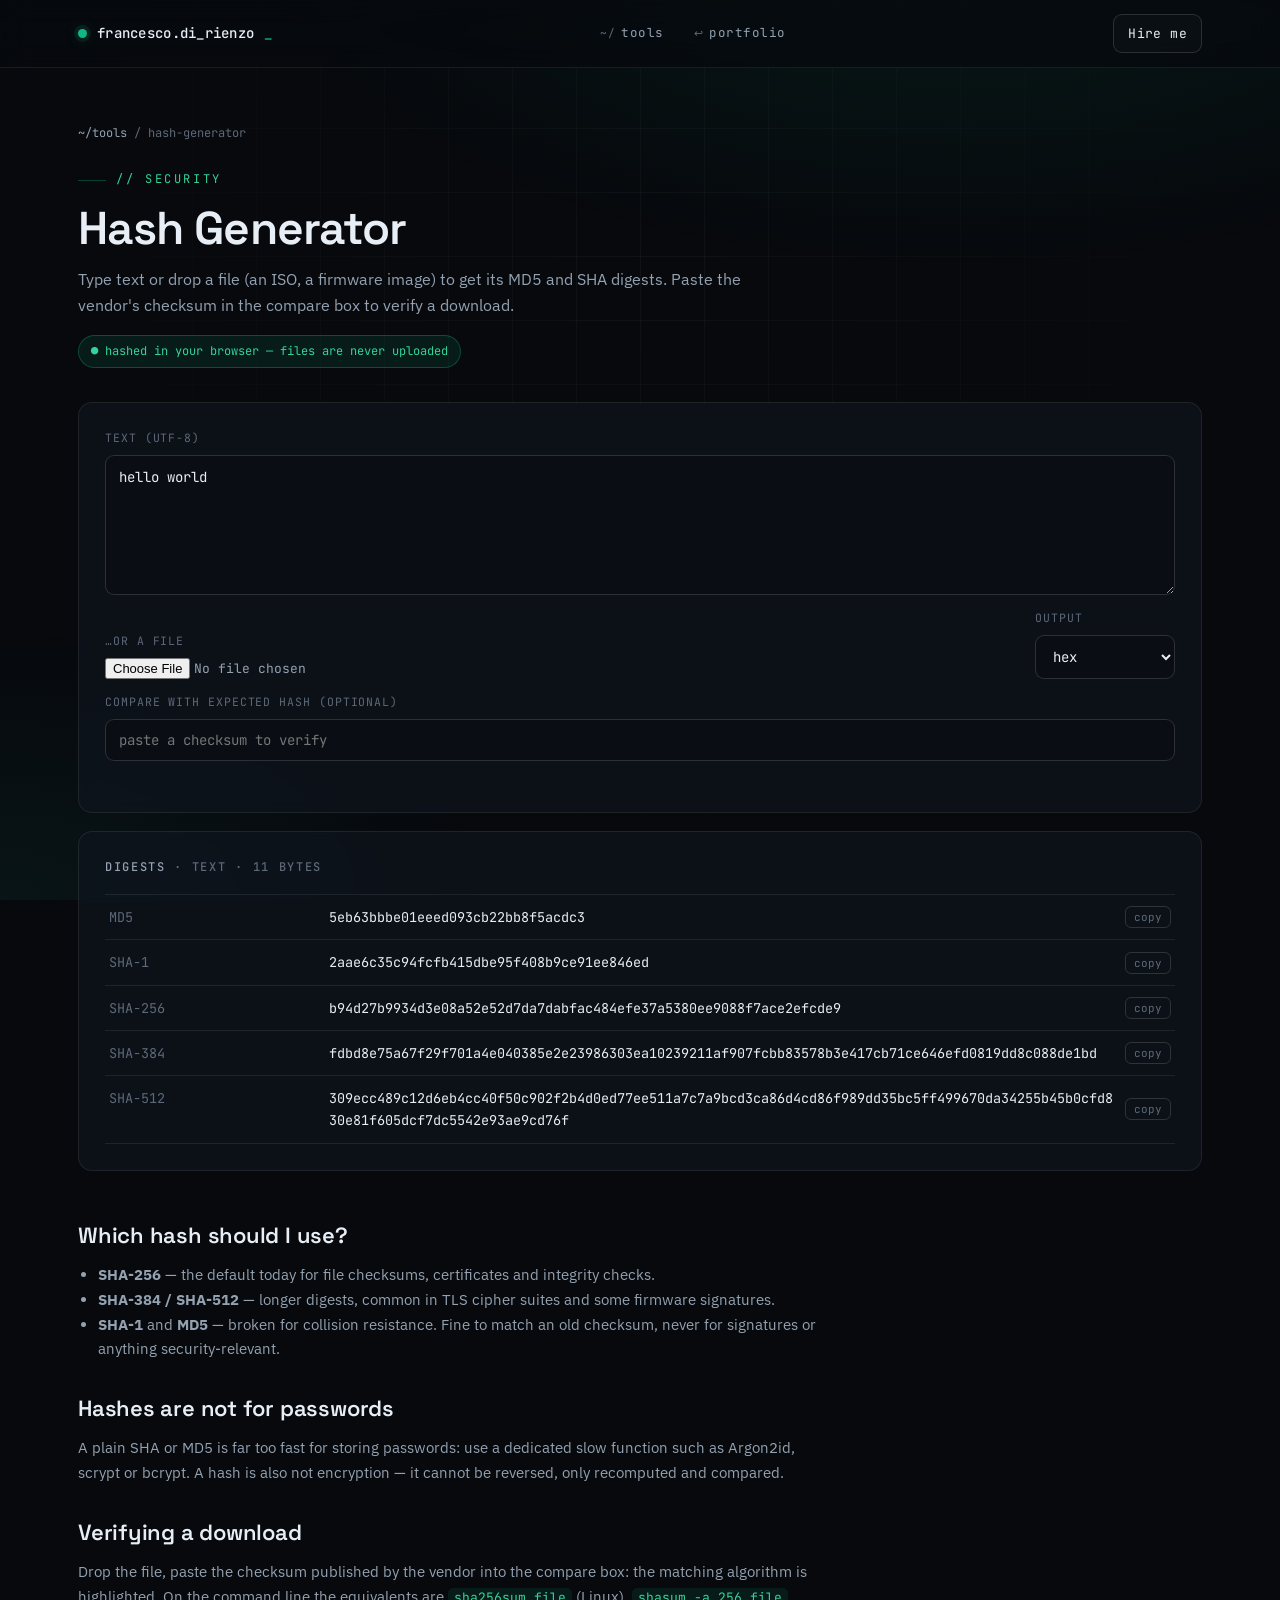
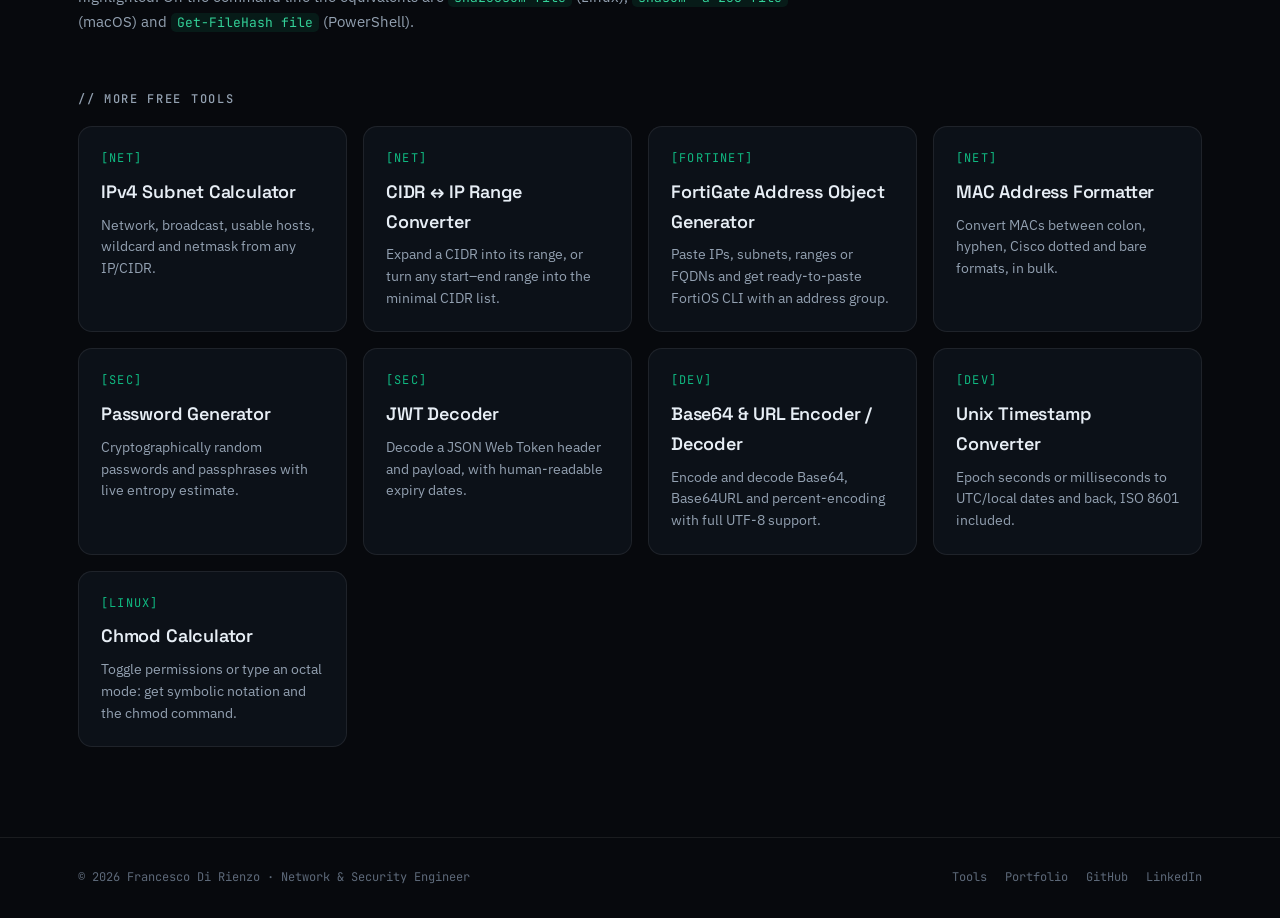
<file: hash-generator/index.html>
<!DOCTYPE html>
<html lang="en">
<head>
  <meta charset="UTF-8" />
  <meta name="viewport" content="width=device-width, initial-scale=1.0" />
  <title>Hash Generator — MD5, SHA-1, SHA-256, SHA-512 Online | Free</title>
  <meta name="description" content="Compute MD5, SHA-1, SHA-256, SHA-384 and SHA-512 hashes of text or files directly in your browser, in hex or Base64. Compare against an expected checksum. Nothing is uploaded." />
  <link rel="canonical" href="https://france5cogreen.github.io/tools/hash-generator/" />
  <meta property="og:title" content="Hash Generator" />
  <meta property="og:description" content="MD5, SHA-1, SHA-256, SHA-384 and SHA-512 of any text, computed locally." />
  <meta property="og:type" content="website" />
  <link rel="icon" type="image/svg+xml" href="../assets/favicon.svg" />
  <link rel="preconnect" href="https://fonts.googleapis.com" />
  <link rel="preconnect" href="https://fonts.gstatic.com" crossorigin />
  <link href="https://fonts.googleapis.com/css2?family=Space+Grotesk:wght@400;500;600;700&family=IBM+Plex+Sans:wght@400;500;600&family=JetBrains+Mono:wght@400;500;600&display=swap" rel="stylesheet" />
  <link rel="stylesheet" href="../assets/styles.css" />
  <link rel="stylesheet" href="../tools.css" />
  <script type="application/ld+json">{"@context":"https://schema.org","@type":"WebApplication","name":"Hash Generator","applicationCategory":"SecurityApplication","operatingSystem":"Any","offers":{"@type":"Offer","price":"0","priceCurrency":"EUR"},"author":{"@type":"Person","name":"Francesco Di Rienzo"}}</script>
</head>
<body data-tool="hash-generator" data-root="../">
  <div class="bg-grid"></div>
  <div class="bg-vignette"></div>
  <main class="tools-page">
    <div class="wrap">
      <div class="crumbs"><a href="../">~/tools</a> / hash-generator</div>
      <header class="tool-head">
        <span class="eyebrow">// security</span>
        <h1>Hash Generator</h1>
        <p class="lead">Type text or drop a file (an ISO, a firmware image) to get its MD5 and SHA digests. Paste the vendor's checksum in the compare box to verify a download.</p>
        <span class="privacy-note">● hashed in your browser — files are never uploaded</span>
      </header>

      <div class="panel">
        <div class="field">
          <label for="in">Text (UTF-8)</label>
          <textarea id="in" spellcheck="false">hello world</textarea>
        </div>
        <div class="row" style="margin-top:14px">
          <div class="field">
            <label for="file">…or a file</label>
            <input type="file" id="file" style="font-family:var(--font-mono);font-size:13px;color:var(--text-dim)" />
          </div>
          <div class="field narrow">
            <label for="enc">Output</label>
            <select id="enc"><option value="hex">hex</option><option value="HEX">HEX</option><option value="b64">Base64</option></select>
          </div>
        </div>
        <div class="row" style="margin-top:14px">
          <div class="field">
            <label for="cmp">Compare with expected hash (optional)</label>
            <input type="text" id="cmp" spellcheck="false" placeholder="paste a checksum to verify" />
          </div>
        </div>
        <div class="err" id="err"></div>
      </div>

      <div class="panel">
        <h2>Digests <span id="src" style="color:var(--text-faint)"></span></h2>
        <div id="res"></div>
      </div>

      <article class="explain">
        <h2>Which hash should I use?</h2>
        <ul>
          <li><strong>SHA-256</strong> — the default today for file checksums, certificates and integrity checks.</li>
          <li><strong>SHA-384 / SHA-512</strong> — longer digests, common in TLS cipher suites and some firmware signatures.</li>
          <li><strong>SHA-1</strong> and <strong>MD5</strong> — broken for collision resistance. Fine to match an old checksum, never for signatures or anything security-relevant.</li>
        </ul>
        <h2>Hashes are not for passwords</h2>
        <p>A plain SHA or MD5 is far too fast for storing passwords: use a dedicated slow function such as Argon2id, scrypt or bcrypt. A hash is also not encryption — it cannot be reversed, only recomputed and compared.</p>
        <h2>Verifying a download</h2>
        <p>Drop the file, paste the checksum published by the vendor into the compare box: the matching algorithm is highlighted. On the command line the equivalents are <code>sha256sum file</code> (Linux), <code>shasum -a 256 file</code> (macOS) and <code>Get-FileHash file</code> (PowerShell).</p>
      </article>

      <section class="related" id="related"></section>
    </div>
  </main>

  <script src="../registry.js"></script>
  <script src="../tools.js"></script>
  <script>
    /* Compact MD5 (RFC 1321) — WebCrypto does not offer it. Input: Uint8Array. */
    function md5(bytes) {
      const K = new Uint32Array(64), S = [7, 12, 17, 22, 5, 9, 14, 20, 4, 11, 16, 23, 6, 10, 15, 21];
      for (let i = 0; i < 64; i++) K[i] = Math.floor(Math.abs(Math.sin(i + 1)) * 2 ** 32);
      const n = bytes.length, padLen = ((n + 8) >> 6) + 1 << 6;
      const buf = new Uint8Array(padLen);
      buf.set(bytes); buf[n] = 0x80;
      const dv = new DataView(buf.buffer);
      dv.setUint32(padLen - 8, (n * 8) >>> 0, true);
      dv.setUint32(padLen - 4, Math.floor(n / 0x20000000), true);
      let a0 = 0x67452301, b0 = 0xefcdab89, c0 = 0x98badcfe, d0 = 0x10325476;
      const M = new Uint32Array(16);
      for (let off = 0; off < padLen; off += 64) {
        for (let i = 0; i < 16; i++) M[i] = dv.getUint32(off + i * 4, true);
        let A = a0, B = b0, C = c0, D = d0;
        for (let i = 0; i < 64; i++) {
          let F, g;
          if (i < 16) { F = (B & C) | (~B & D); g = i; }
          else if (i < 32) { F = (D & B) | (~D & C); g = (5 * i + 1) % 16; }
          else if (i < 48) { F = B ^ C ^ D; g = (3 * i + 5) % 16; }
          else { F = C ^ (B | ~D); g = (7 * i) % 16; }
          const s = S[(i >> 4) * 4 + (i % 4)];
          const t = (A + F + K[i] + M[g]) >>> 0;
          A = D; D = C; C = B;
          B = (B + ((t << s) | (t >>> (32 - s)))) >>> 0;
        }
        a0 = (a0 + A) >>> 0; b0 = (b0 + B) >>> 0; c0 = (c0 + C) >>> 0; d0 = (d0 + D) >>> 0;
      }
      const out = new Uint8Array(16), ov = new DataView(out.buffer);
      [a0, b0, c0, d0].forEach((v, i) => ov.setUint32(i * 4, v, true));
      return out;
    }

    const toHex = b => [...b].map(x => x.toString(16).padStart(2, "0")).join("");
    const toB64 = b => { let s = ""; for (let i = 0; i < b.length; i += 0x8000) s += String.fromCharCode(...b.subarray(i, i + 0x8000)); return btoa(s); };

    let bytes = new TextEncoder().encode($("#in").value), label = "text";
    let seq = 0;

    async function run() {
      const my = ++seq;
      const algs = [["MD5", null], ["SHA-1", "SHA-1"], ["SHA-256", "SHA-256"], ["SHA-384", "SHA-384"], ["SHA-512", "SHA-512"]];
      const res = [];
      for (const [name, wc] of algs) {
        const d = wc ? new Uint8Array(await crypto.subtle.digest(wc, bytes)) : md5(bytes);
        res.push([name, d]);
      }
      if (my !== seq) return;
      const enc = $("#enc").value;
      const fmt = d => enc === "b64" ? toB64(d) : enc === "HEX" ? toHex(d).toUpperCase() : toHex(d);
      const want = $("#cmp").value.trim();
      let match = null;
      const rows = res.map(([n, d]) => {
        const hit = want && (toHex(d) === want.toLowerCase() || toB64(d) === want);
        if (hit) match = n;
        return [n + (hit ? "  ✓ match" : ""), fmt(d), hit];
      });
      $("#res").innerHTML = kvTable(rows);
      $("#src").textContent = `· ${label} · ${bytes.length.toLocaleString("en-US")} bytes`;
      $("#err").textContent = want && !match ? "No algorithm matches the expected hash." : "";
      $("#cmp").classList.toggle("bad", !!(want && !match));
    }

    $("#in").addEventListener("input", () => {
      bytes = new TextEncoder().encode($("#in").value); label = "text"; $("#file").value = ""; run();
    });
    $("#file").addEventListener("change", async e => {
      const f = e.target.files[0];
      if (!f) return;
      if (f.size > 1024 ** 3) { $("#err").textContent = "Files over 1 GB are too large to hash in the browser."; return; }
      $("#src").textContent = "· reading…";
      bytes = new Uint8Array(await f.arrayBuffer()); label = f.name; run();
    });
    $("#enc").addEventListener("change", run);
    $("#cmp").addEventListener("input", run);
    run();
  </script>
</body>
</html>
</file>
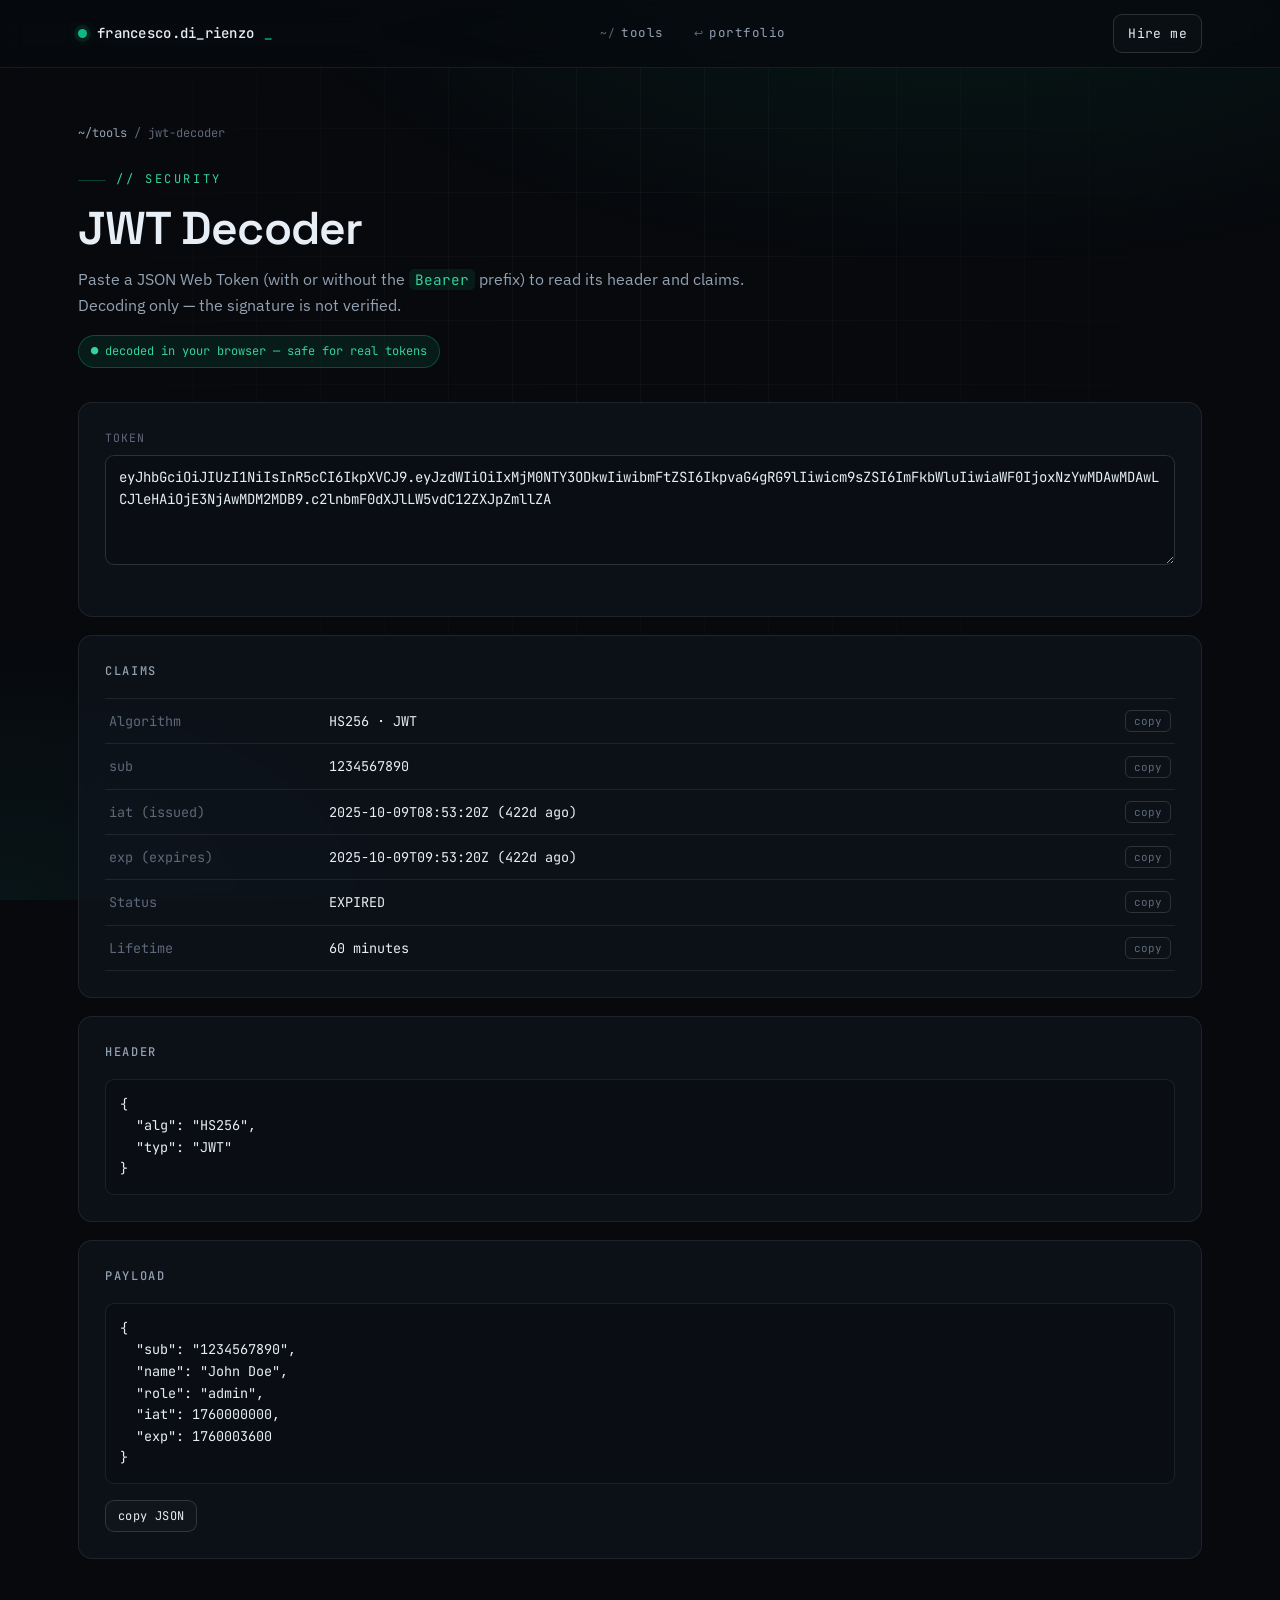
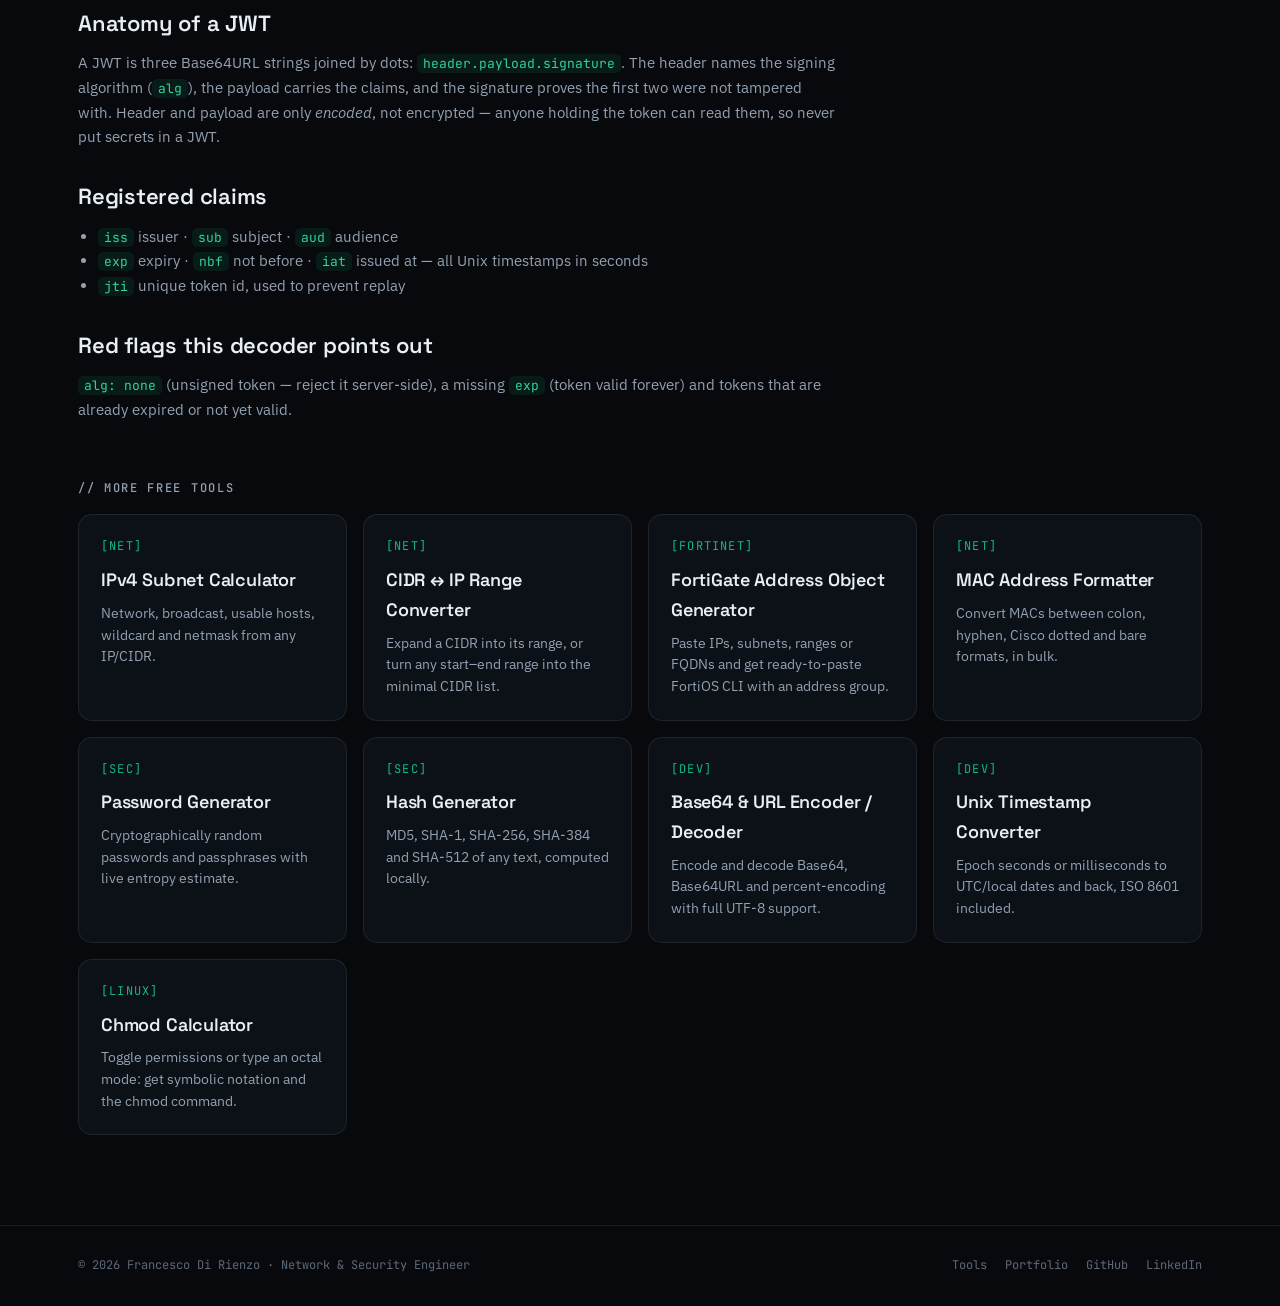
<file: jwt-decoder/index.html>
<!DOCTYPE html>
<html lang="en">
<head>
  <meta charset="UTF-8" />
  <meta name="viewport" content="width=device-width, initial-scale=1.0" />
  <title>JWT Decoder — Inspect JSON Web Token Header, Payload &amp; Expiry | Free</title>
  <meta name="description" content="Decode JSON Web Tokens locally: pretty-printed header and payload, exp/iat/nbf as readable dates, expiry status and security warnings (alg none, missing exp). The token never leaves your browser." />
  <link rel="canonical" href="https://france5cogreen.github.io/tools/jwt-decoder/" />
  <meta property="og:title" content="JWT Decoder" />
  <meta property="og:description" content="Decode a JSON Web Token header and payload, with human-readable expiry dates." />
  <meta property="og:type" content="website" />
  <link rel="icon" type="image/svg+xml" href="../assets/favicon.svg" />
  <link rel="preconnect" href="https://fonts.googleapis.com" />
  <link rel="preconnect" href="https://fonts.gstatic.com" crossorigin />
  <link href="https://fonts.googleapis.com/css2?family=Space+Grotesk:wght@400;500;600;700&family=IBM+Plex+Sans:wght@400;500;600&family=JetBrains+Mono:wght@400;500;600&display=swap" rel="stylesheet" />
  <link rel="stylesheet" href="../assets/styles.css" />
  <link rel="stylesheet" href="../tools.css" />
  <script type="application/ld+json">{"@context":"https://schema.org","@type":"WebApplication","name":"JWT Decoder","applicationCategory":"DeveloperApplication","operatingSystem":"Any","offers":{"@type":"Offer","price":"0","priceCurrency":"EUR"},"author":{"@type":"Person","name":"Francesco Di Rienzo"}}</script>
</head>
<body data-tool="jwt-decoder" data-root="../">
  <div class="bg-grid"></div>
  <div class="bg-vignette"></div>
  <main class="tools-page">
    <div class="wrap">
      <div class="crumbs"><a href="../">~/tools</a> / jwt-decoder</div>
      <header class="tool-head">
        <span class="eyebrow">// security</span>
        <h1>JWT Decoder</h1>
        <p class="lead">Paste a JSON Web Token (with or without the <code>Bearer</code> prefix) to read its header and claims. Decoding only — the signature is not verified.</p>
        <span class="privacy-note">● decoded in your browser — safe for real tokens</span>
      </header>

      <div class="panel">
        <div class="field">
          <label for="in">Token</label>
          <textarea id="in" spellcheck="false" style="min-height:110px">eyJhbGciOiJIUzI1NiIsInR5cCI6IkpXVCJ9.eyJzdWIiOiIxMjM0NTY3ODkwIiwibmFtZSI6IkpvaG4gRG9lIiwicm9sZSI6ImFkbWluIiwiaWF0IjoxNzYwMDAwMDAwLCJleHAiOjE3NjAwMDM2MDB9.c2lnbmF0dXJlLW5vdC12ZXJpZmllZA</textarea>
        </div>
        <div class="err" id="err"></div>
      </div>

      <div class="panel">
        <h2>Claims</h2>
        <div id="claims"></div>
      </div>
      <div class="panel">
        <h2>Header</h2>
        <div class="out" id="hdr"></div>
      </div>
      <div class="panel">
        <h2>Payload</h2>
        <div class="out" id="pl"></div>
        <div class="btn-row"><button class="btn sm" data-copy-from="#pl">copy JSON</button></div>
      </div>

      <article class="explain">
        <h2>Anatomy of a JWT</h2>
        <p>A JWT is three Base64URL strings joined by dots: <code>header.payload.signature</code>. The header names the signing algorithm (<code>alg</code>), the payload carries the claims, and the signature proves the first two were not tampered with. Header and payload are only <em>encoded</em>, not encrypted — anyone holding the token can read them, so never put secrets in a JWT.</p>
        <h2>Registered claims</h2>
        <ul>
          <li><code>iss</code> issuer · <code>sub</code> subject · <code>aud</code> audience</li>
          <li><code>exp</code> expiry · <code>nbf</code> not before · <code>iat</code> issued at — all Unix timestamps in seconds</li>
          <li><code>jti</code> unique token id, used to prevent replay</li>
        </ul>
        <h2>Red flags this decoder points out</h2>
        <p><code>alg: none</code> (unsigned token — reject it server-side), a missing <code>exp</code> (token valid forever) and tokens that are already expired or not yet valid.</p>
      </article>

      <section class="related" id="related"></section>
    </div>
  </main>

  <script src="../registry.js"></script>
  <script src="../tools.js"></script>
  <script>
    function b64urlJson(part) {
      let s = part.replace(/-/g, "+").replace(/_/g, "/");
      s += "=".repeat((4 - s.length % 4) % 4);
      const bin = atob(s);
      const txt = new TextDecoder().decode(Uint8Array.from(bin, c => c.charCodeAt(0)));
      return JSON.parse(txt);
    }
    function rel(sec) {
      const d = Math.round(sec - Date.now() / 1000), a = Math.abs(d);
      const u = a < 120 ? `${a}s` : a < 7200 ? `${Math.round(a / 60)}m` : a < 172800 ? `${Math.round(a / 3600)}h` : `${Math.round(a / 86400)}d`;
      return d >= 0 ? `in ${u}` : `${u} ago`;
    }
    const when = s => `${new Date(s * 1000).toISOString().replace(".000Z", "Z")}  (${rel(s)})`;

    function run() {
      const tok = $("#in").value.trim().replace(/^bearer\s+/i, "");
      const parts = tok.split(".");
      const fail = msg => {
        $("#err").textContent = msg; $("#in").classList.add("bad");
        $("#hdr").textContent = $("#pl").textContent = ""; $("#claims").innerHTML = "";
      };
      if (!tok) return fail("");
      if (parts.length !== 3 && parts.length !== 5) return fail("A JWT has 3 dot-separated parts (5 for an encrypted JWE).");
      if (parts.length === 5) return fail("This is an encrypted JWE: the payload can only be read with the decryption key.");
      let h, p;
      try { h = b64urlJson(parts[0]); p = b64urlJson(parts[1]); }
      catch { return fail("Header or payload is not valid Base64URL-encoded JSON."); }
      $("#in").classList.remove("bad");

      const now = Date.now() / 1000, warn = [], rows = [];
      rows.push(["Algorithm", `${h.alg || "?"}${h.typ ? " · " + h.typ : ""}${h.kid ? " · kid " + h.kid : ""}`]);
      if (String(h.alg).toLowerCase() === "none") warn.push("alg is \"none\": the token is unsigned.");
      for (const k of ["iss", "sub", "aud"]) if (p[k] != null) rows.push([k, Array.isArray(p[k]) ? p[k].join(", ") : String(p[k])]);
      if (typeof p.iat === "number") rows.push(["iat (issued)", when(p.iat)]);
      if (typeof p.nbf === "number") { rows.push(["nbf (not before)", when(p.nbf)]); if (p.nbf > now) warn.push("Token is not valid yet (nbf in the future)."); }
      if (typeof p.exp === "number") {
        const expired = p.exp < now;
        rows.push(["exp (expires)", when(p.exp), !expired]);
        rows.push(["Status", expired ? "EXPIRED" : "valid (time-wise)", !expired]);
        if (typeof p.iat === "number") rows.push(["Lifetime", `${Math.round((p.exp - p.iat) / 60)} minutes`]);
      } else warn.push("No exp claim: this token never expires.");
      if (!parts[2]) warn.push("Empty signature.");

      $("#claims").innerHTML = kvTable(rows);
      $("#hdr").textContent = JSON.stringify(h, null, 2);
      $("#pl").textContent = JSON.stringify(p, null, 2);
      $("#err").textContent = warn.map(w => "⚠ " + w).join("  ");
    }
    $("#in").addEventListener("input", run);
    run();
  </script>
</body>
</html>
</file>
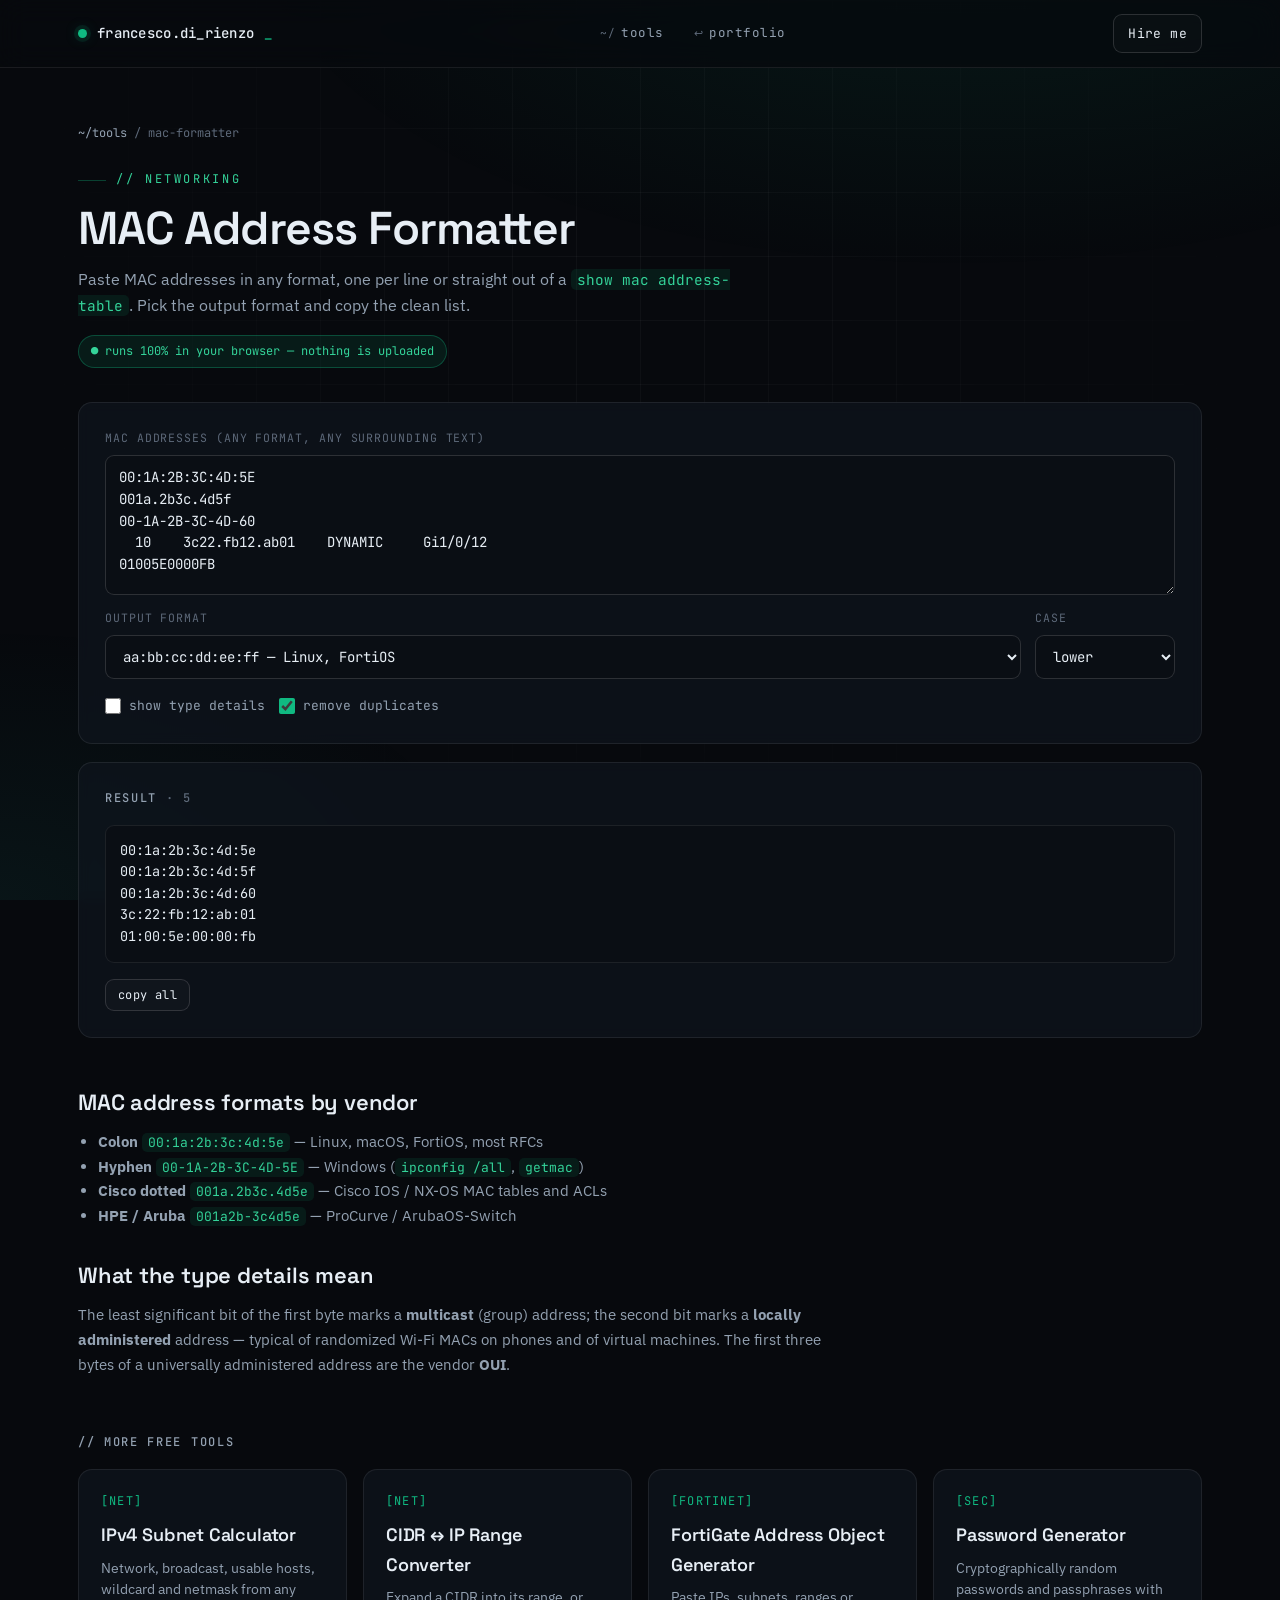
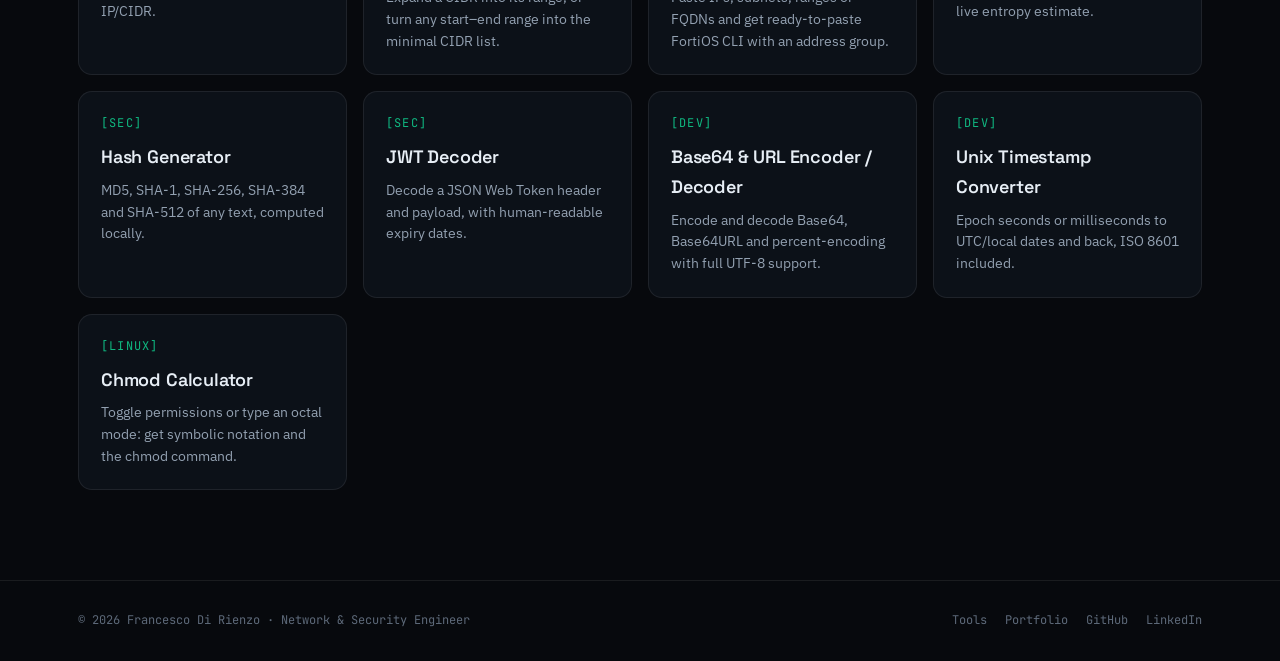
<file: mac-formatter/index.html>
<!DOCTYPE html>
<html lang="en">
<head>
  <meta charset="UTF-8" />
  <meta name="viewport" content="width=device-width, initial-scale=1.0" />
  <title>MAC Address Formatter &amp; Converter — Cisco, Colon, Hyphen | Free</title>
  <meta name="description" content="Convert MAC addresses in bulk between colon (aa:bb:cc), hyphen (AA-BB-CC), Cisco dotted (aabb.ccdd.eeff) and bare formats. Detects unicast/multicast and locally administered addresses." />
  <link rel="canonical" href="https://france5cogreen.github.io/tools/mac-formatter/" />
  <meta property="og:title" content="MAC Address Formatter" />
  <meta property="og:description" content="Convert MACs between colon, hyphen, Cisco dotted and bare formats, in bulk." />
  <meta property="og:type" content="website" />
  <link rel="icon" type="image/svg+xml" href="../assets/favicon.svg" />
  <link rel="preconnect" href="https://fonts.googleapis.com" />
  <link rel="preconnect" href="https://fonts.gstatic.com" crossorigin />
  <link href="https://fonts.googleapis.com/css2?family=Space+Grotesk:wght@400;500;600;700&family=IBM+Plex+Sans:wght@400;500;600&family=JetBrains+Mono:wght@400;500;600&display=swap" rel="stylesheet" />
  <link rel="stylesheet" href="../assets/styles.css" />
  <link rel="stylesheet" href="../tools.css" />
  <script type="application/ld+json">{"@context":"https://schema.org","@type":"WebApplication","name":"MAC Address Formatter","applicationCategory":"DeveloperApplication","operatingSystem":"Any","offers":{"@type":"Offer","price":"0","priceCurrency":"EUR"},"author":{"@type":"Person","name":"Francesco Di Rienzo"}}</script>
</head>
<body data-tool="mac-formatter" data-root="../">
  <div class="bg-grid"></div>
  <div class="bg-vignette"></div>
  <main class="tools-page">
    <div class="wrap">
      <div class="crumbs"><a href="../">~/tools</a> / mac-formatter</div>
      <header class="tool-head">
        <span class="eyebrow">// networking</span>
        <h1>MAC Address Formatter</h1>
        <p class="lead">Paste MAC addresses in any format, one per line or straight out of a <code>show mac address-table</code>. Pick the output format and copy the clean list.</p>
        <span class="privacy-note">● runs 100% in your browser — nothing is uploaded</span>
      </header>

      <div class="panel">
        <div class="field">
          <label for="in">MAC addresses (any format, any surrounding text)</label>
          <textarea id="in" spellcheck="false">00:1A:2B:3C:4D:5E
001a.2b3c.4d5f
00-1A-2B-3C-4D-60
  10    3c22.fb12.ab01    DYNAMIC     Gi1/0/12
01005E0000FB</textarea>
        </div>
        <div class="row" style="margin-top:14px">
          <div class="field">
            <label for="fmt">Output format</label>
            <select id="fmt">
              <option value="colon">aa:bb:cc:dd:ee:ff — Linux, FortiOS</option>
              <option value="hyphen">AA-BB-CC-DD-EE-FF — Windows</option>
              <option value="cisco">aabb.ccdd.eeff — Cisco IOS</option>
              <option value="bare">aabbccddeeff — bare</option>
              <option value="hpe">aabbcc-ddeeff — HPE / Aruba</option>
            </select>
          </div>
          <div class="field narrow">
            <label for="case">Case</label>
            <select id="case"><option value="lower">lower</option><option value="upper">UPPER</option></select>
          </div>
        </div>
        <div class="row" style="margin-top:16px">
          <label class="check"><input type="checkbox" id="details" /> show type details</label>
          <label class="check"><input type="checkbox" id="dedupe" checked /> remove duplicates</label>
        </div>
      </div>

      <div class="panel">
        <h2>Result <span id="count" style="color:var(--text-faint)"></span></h2>
        <div class="out" id="out"></div>
        <div class="btn-row"><button class="btn sm" data-copy-from="#out">copy all</button></div>
      </div>

      <article class="explain">
        <h2>MAC address formats by vendor</h2>
        <ul>
          <li><strong>Colon</strong> <code>00:1a:2b:3c:4d:5e</code> — Linux, macOS, FortiOS, most RFCs</li>
          <li><strong>Hyphen</strong> <code>00-1A-2B-3C-4D-5E</code> — Windows (<code>ipconfig /all</code>, <code>getmac</code>)</li>
          <li><strong>Cisco dotted</strong> <code>001a.2b3c.4d5e</code> — Cisco IOS / NX-OS MAC tables and ACLs</li>
          <li><strong>HPE / Aruba</strong> <code>001a2b-3c4d5e</code> — ProCurve / ArubaOS-Switch</li>
        </ul>
        <h2>What the type details mean</h2>
        <p>The least significant bit of the first byte marks a <strong>multicast</strong> (group) address; the second bit marks a <strong>locally administered</strong> address — typical of randomized Wi-Fi MACs on phones and of virtual machines. The first three bytes of a universally administered address are the vendor <strong>OUI</strong>.</p>
      </article>

      <section class="related" id="related"></section>
    </div>
  </main>

  <script src="../registry.js"></script>
  <script src="../tools.js"></script>
  <script>
    const RX = /\b(?:[0-9a-f]{2}([:-])(?:[0-9a-f]{2}\1){4}[0-9a-f]{2}|[0-9a-f]{4}\.[0-9a-f]{4}\.[0-9a-f]{4}|[0-9a-f]{6}-[0-9a-f]{6}|[0-9a-f]{12})\b/gi;

    function fmt(hex, f) {
      const p = hex.match(/../g);
      return {
        colon: p.join(":"), hyphen: p.join("-"), bare: hex,
        cisco: hex.match(/.{4}/g).join("."), hpe: hex.slice(0, 6) + "-" + hex.slice(6)
      }[f];
    }
    function info(hex) {
      if (hex === "ffffffffffff") return "broadcast";
      const b0 = parseInt(hex.slice(0, 2), 16);
      return [(b0 & 1) ? "multicast" : "unicast", (b0 & 2) ? "locally administered" : `OUI ${hex.slice(0, 6).toUpperCase()}`].join(", ");
    }

    function run() {
      const f = $("#fmt").value, up = $("#case").value === "upper";
      const found = ($("#in").value.match(RX) || []).map(m => m.replace(/[^0-9a-f]/gi, "").toLowerCase());
      const list = $("#dedupe").checked ? [...new Set(found)] : found;
      const lines = list.map(h => {
        let s = fmt(h, f); if (up) s = s.toUpperCase();
        return $("#details").checked ? `${s}    # ${info(h)}` : s;
      });
      $("#out").textContent = lines.join("\n") || "# no MAC addresses found";
      $("#count").textContent = list.length ? `· ${list.length}` : "";
    }
    $("#in").addEventListener("input", run);
    ["#fmt", "#case", "#details", "#dedupe"].forEach(s => $(s).addEventListener("change", run));
    run();
  </script>
</body>
</html>
</file>
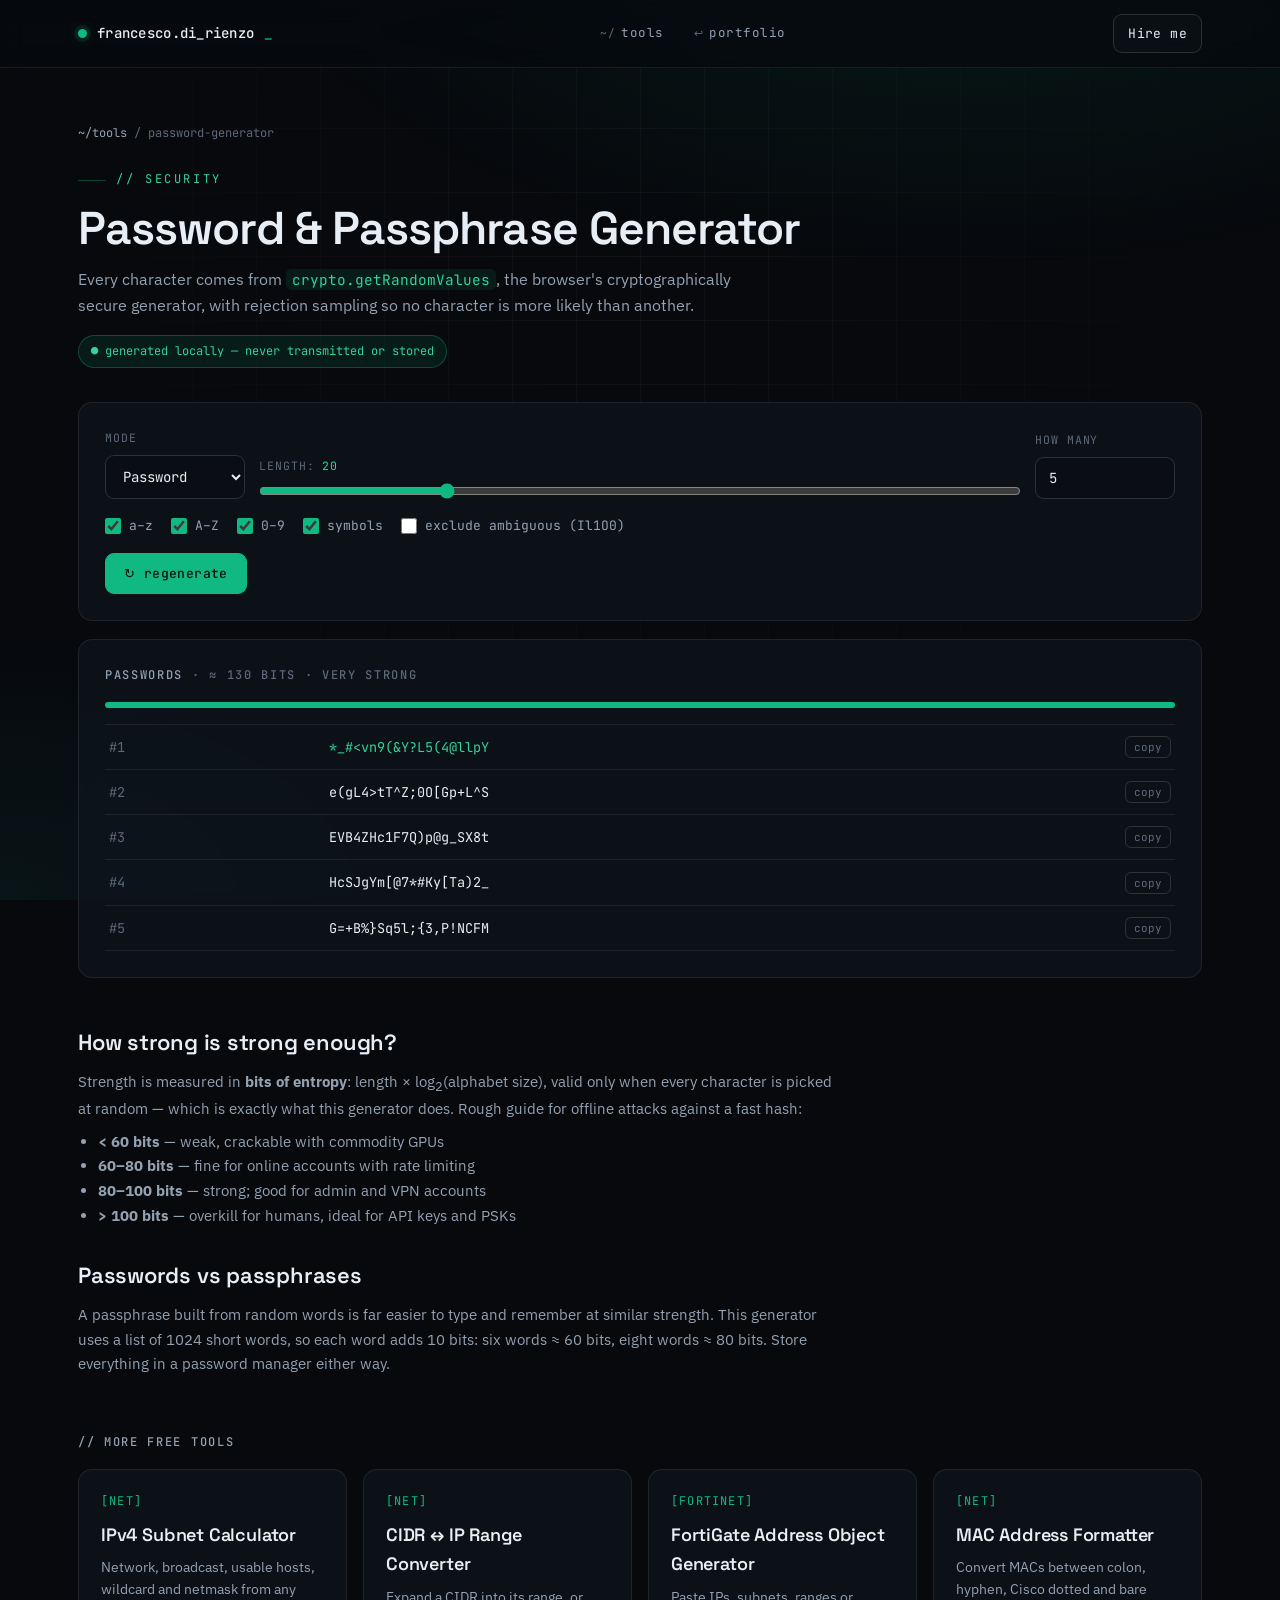
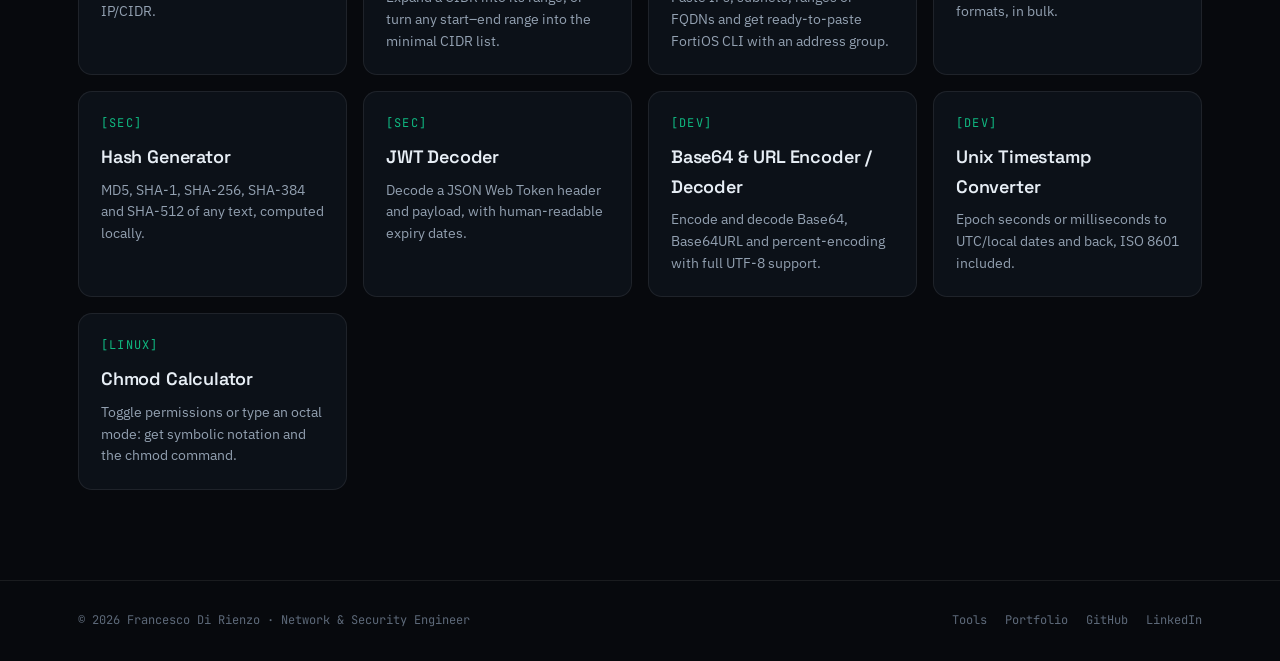
<file: password-generator/index.html>
<!DOCTYPE html>
<html lang="en">
<head>
  <meta charset="UTF-8" />
  <meta name="viewport" content="width=device-width, initial-scale=1.0" />
  <title>Secure Password &amp; Passphrase Generator — Entropy Meter | Free</title>
  <meta name="description" content="Generate strong random passwords and passphrases with the browser's cryptographic RNG. Choose length and character sets, exclude ambiguous characters, see the entropy in bits. Nothing is sent anywhere." />
  <link rel="canonical" href="https://france5cogreen.github.io/tools/password-generator/" />
  <meta property="og:title" content="Password Generator" />
  <meta property="og:description" content="Cryptographically random passwords and passphrases with live entropy estimate." />
  <meta property="og:type" content="website" />
  <link rel="icon" type="image/svg+xml" href="../assets/favicon.svg" />
  <link rel="preconnect" href="https://fonts.googleapis.com" />
  <link rel="preconnect" href="https://fonts.gstatic.com" crossorigin />
  <link href="https://fonts.googleapis.com/css2?family=Space+Grotesk:wght@400;500;600;700&family=IBM+Plex+Sans:wght@400;500;600&family=JetBrains+Mono:wght@400;500;600&display=swap" rel="stylesheet" />
  <link rel="stylesheet" href="../assets/styles.css" />
  <link rel="stylesheet" href="../tools.css" />
  <script type="application/ld+json">{"@context":"https://schema.org","@type":"WebApplication","name":"Password Generator","applicationCategory":"SecurityApplication","operatingSystem":"Any","offers":{"@type":"Offer","price":"0","priceCurrency":"EUR"},"author":{"@type":"Person","name":"Francesco Di Rienzo"}}</script>
</head>
<body data-tool="password-generator" data-root="../">
  <div class="bg-grid"></div>
  <div class="bg-vignette"></div>
  <main class="tools-page">
    <div class="wrap">
      <div class="crumbs"><a href="../">~/tools</a> / password-generator</div>
      <header class="tool-head">
        <span class="eyebrow">// security</span>
        <h1>Password &amp; Passphrase Generator</h1>
        <p class="lead">Every character comes from <code>crypto.getRandomValues</code>, the browser's cryptographically secure generator, with rejection sampling so no character is more likely than another.</p>
        <span class="privacy-note">● generated locally — never transmitted or stored</span>
      </header>

      <div class="panel">
        <div class="row">
          <div class="field narrow">
            <label for="mode">Mode</label>
            <select id="mode"><option value="pw">Password</option><option value="pp">Passphrase</option></select>
          </div>
          <div class="field">
            <label for="len"><span id="len-lbl">Length</span>: <span id="len-v" style="color:var(--accent-1)"></span></label>
            <input type="range" id="len" min="6" max="64" value="20" />
          </div>
          <div class="field narrow">
            <label for="n">How many</label>
            <input type="number" id="n" min="1" max="50" value="5" />
          </div>
        </div>
        <div class="row" id="pw-opts" style="margin-top:16px;gap:18px">
          <label class="check"><input type="checkbox" id="lo" checked /> a–z</label>
          <label class="check"><input type="checkbox" id="up" checked /> A–Z</label>
          <label class="check"><input type="checkbox" id="dg" checked /> 0–9</label>
          <label class="check"><input type="checkbox" id="sy" checked /> symbols</label>
          <label class="check"><input type="checkbox" id="amb" /> exclude ambiguous (Il1O0)</label>
        </div>
        <div class="row" id="pp-opts" style="margin-top:16px;gap:18px;display:none">
          <div class="field narrow"><label for="sep">Separator</label><input type="text" id="sep" value="-" maxlength="3" /></div>
          <label class="check"><input type="checkbox" id="cap" checked /> Capitalize</label>
          <label class="check"><input type="checkbox" id="num" checked /> add a number</label>
        </div>
        <div class="btn-row"><button class="btn btn-primary" id="gen">↻ regenerate</button></div>
      </div>

      <div class="panel">
        <h2>Passwords <span id="ent" style="color:var(--text-faint)"></span></h2>
        <div class="meter"><span id="meter"></span></div>
        <div id="list" style="margin-top:16px"></div>
      </div>

      <article class="explain">
        <h2>How strong is strong enough?</h2>
        <p>Strength is measured in <strong>bits of entropy</strong>: length × log<sub>2</sub>(alphabet size), valid only when every character is picked at random — which is exactly what this generator does. Rough guide for offline attacks against a fast hash:</p>
        <ul>
          <li><strong>&lt; 60 bits</strong> — weak, crackable with commodity GPUs</li>
          <li><strong>60–80 bits</strong> — fine for online accounts with rate limiting</li>
          <li><strong>80–100 bits</strong> — strong; good for admin and VPN accounts</li>
          <li><strong>&gt; 100 bits</strong> — overkill for humans, ideal for API keys and PSKs</li>
        </ul>
        <h2>Passwords vs passphrases</h2>
        <p>A passphrase built from random words is far easier to type and remember at similar strength. This generator uses a list of 1024 short words, so each word adds 10 bits: six words ≈ 60 bits, eight words ≈ 80 bits. Store everything in a password manager either way.</p>
      </article>

      <section class="related" id="related"></section>
    </div>
  </main>

  <script src="../registry.js"></script>
  <script src="../tools.js"></script>
  <script>
    /* 1024 short, common English words (10 bits each) */
    const WORDS = ("able acid aged area army away baby back ball band bank base bath bear beat beer bell belt best bike bird bite blow blue boat body bold bond bone book boom boot born boss bowl bulk burn bush busy cafe cage cake call calm came camp card care cart case cash cast cell chat chef chip city clay club coal coat code coin cold come cook cool cope copy cord core corn cost crew crop cube cure cute dark data date dawn deal dear debt deck deep deer desk dial diet dirt dish disk dive dock doll dome done door dose down drag draw drop drum dual duck dull dust duty earn ease east easy echo edge edit epic exam exit face fact fade fail fair fall fame farm fast fate fear feed feel feet fell felt file fill film find fine fire firm fish five flag flat fled flip flow foam fold folk font food foot ford fork form fort four free frog fuel full fund fuse gain game gang gate gave gaze gear gene gift girl give glad glow glue goal goat goes gold golf gone good gown grab gray grew grid grip grow gulf guru hack hair half hall hand hang hard hawk head heal heap hear heat held helm help herb hero high hike hill hint hire hold hole holy home hood hook hope horn host hour huge hung hunt icon idea inch info iron item jack jazz jeep jest join joke jump jury just keen keep kept kick kind king kite knee knew knit knot know lace lack lady laid lake lamb lamp land lane last late lawn lead leaf lean left lend lens less lift like lily lime line link lion list live load loan lock loft logo long look loop lord lose loss lost loud love luck lung made mail main make male mall mark mask mass mate math maze meal mean meat meet melt memo menu mere mesh mild milk mill mind mine mint miss mist mode mole mood moon move mule myth nail name navy near neat neck need nest news next nice nine node none noon norm nose note noun oath obey odds okay open oral oven over pace pack page paid pain pair palm park part pass past path peak pear peer pick pier pile pine pink pipe plan play plot plug plus poem poet pole poll pond pony pool poor pork port pose post pour pray prey prop pull pump pure push quiz race rack raft rage raid rail rain rank rare rate read real rear rely rent rest rice rich ride ring rise risk road rock rode role roll roof room root rope rose ruby rule rush rust safe saga sage said sail sake sale salt same sand sang save scan seal seat seed seek seem seen self sell send sent ship shoe shop shot show shut side sign silk sing sink site size skin skip slam slid slim slip slot slow snap snow soap sock soda sofa soft soil sold sole solo song soon sort soul soup sour span spin spot star stay stem step stir stop suit sung sunk sure surf swan swim tail take tale talk tall tank tape task taxi team tear tech tell tend tent term test text thin tide tidy tile till time tiny tire toad told toll tone tool torn tour town trap tray tree trim trio trip true tube tuna tune turn twin type unit urge used user vast verb vest veto view vine visa void volt vote wage wait wake walk wall want ward warm warn wash wave weak wear week well went west whip wide wife wild will wind wine wing wire wise wish wolf wood wool word wore work worm wrap yard yarn year yell yoga zero zone zoom acorn actor adapt adult agent agree ahead alarm album alert alien align alike alive alley allow alloy alpha alter amber amend ample angel anger angle ankle apple apply apron arena argue arise armor arrow aside asset atlas audio audit avoid awake award aware bacon badge bagel baker basic basin beach beard beast begin being below bench berry birth black blade blame blank blast blaze blend bless blind blink block bloom blues bluff blunt board boast bonus boost booth bound brain brake brand brass brave bread break breed brick bride brief bring brisk broad broke brook broom brown brush buddy build bunch burst cabin cable camel canal candy canoe cargo carry carve catch cause cedar chain chair chalk charm chart chase cheap check cheek cheer chess chest chief child chill choir chord chunk civic claim clamp clash class clean clear clerk click cliff climb cloak clock close cloth cloud clown coach coast cobra cocoa coral couch count court cover crack craft crane crash crate crawl crazy cream creek crest crisp crowd crown crumb crush crust cubic curve cycle daily dairy daisy dance decay delay delta dense depot depth derby diary digit diner disco ditch diver dizzy dodge donor doubt dough dozen draft drain drama drank dream dress dried drift drill drink drive drone eagle early earth easel eight elbow elder elite email ember empty enjoy enter entry equal error essay event exact extra fable facet faint fairy faith false fancy feast fence ferry fever fiber field fifty fight final flame flash fleet flesh float flock flood floor flour fluid flute focus foggy force forge forum found frame fresh front frost fruit fudge gamer gauge ghost giant given glass gleam glide globe glory glove grace grade grain grand grant grape graph grasp grass gravy great green greet grill grind groan group grove guard guess guest guide habit happy harsh haven heart heavy hedge hello hobby honey honor horse hotel hound house human humid humor hurry ideal image index inner input irony ivory jelly jewel joint jolly judge juice juicy kayak knife knock label labor laser latch later laugh layer learn lemon level light limit linen liver llama lobby local lodge logic lotus lucky lunar lunch magic major mango manor maple march marsh match mayor medal melon mercy merit metal meter mimic minor minus mixer model money month moose moral motor mount mouse mouth").split(" ");
    const SETS = { lo: "abcdefghijklmnopqrstuvwxyz", up: "ABCDEFGHIJKLMNOPQRSTUVWXYZ", dg: "0123456789", sy: "!@#$%^&*()-_=+[]{};:,.<>?/~" };
    const AMB = /[Il1O0o|`'"]/g;

    function randInt(max) {               // unbiased integer in [0, max)
      const lim = Math.floor(0x100000000 / max) * max;
      const buf = new Uint32Array(1);
      do crypto.getRandomValues(buf); while (buf[0] >= lim);
      return buf[0] % max;
    }

    function genPassword(len, sets) {
      // guarantee one char from each chosen set, then fill and shuffle
      const all = sets.join("");
      const chars = sets.map(s => s[randInt(s.length)]);
      while (chars.length < len) chars.push(all[randInt(all.length)]);
      for (let i = chars.length - 1; i > 0; i--) { const j = randInt(i + 1); [chars[i], chars[j]] = [chars[j], chars[i]]; }
      return chars.slice(0, len).join("");
    }
    function genPhrase(words) {
      const sep = $("#sep").value, cap = $("#cap").checked;
      const w = Array.from({ length: words }, () => {
        const x = WORDS[randInt(WORDS.length)];
        return cap ? x[0].toUpperCase() + x.slice(1) : x;
      });
      if ($("#num").checked) w[randInt(w.length)] += randInt(10);
      return w.join(sep);
    }

    function run() {
      const pp = $("#mode").value === "pp";
      $("#pw-opts").style.display = pp ? "none" : "";
      $("#pp-opts").style.display = pp ? "" : "none";
      const lenEl = $("#len");
      if (pp) { lenEl.min = 3; lenEl.max = 12; if (+lenEl.value > 12) lenEl.value = 6; }
      else { lenEl.min = 6; lenEl.max = 64; if (+lenEl.value < 6) lenEl.value = 20; }
      const len = +lenEl.value, n = Math.min(50, Math.max(1, +$("#n").value || 1));
      $("#len-lbl").textContent = pp ? "Words" : "Length";
      $("#len-v").textContent = len;

      let bits, list;
      if (pp) {
        bits = len * Math.log2(WORDS.length) + ($("#num").checked ? Math.log2(10) : 0);
        list = Array.from({ length: n }, () => genPhrase(len));
      } else {
        let sets = Object.keys(SETS).filter(k => $("#" + k).checked).map(k => SETS[k]);
        if ($("#amb").checked) sets = sets.map(s => s.replace(AMB, ""));
        if (!sets.length) { $("#list").innerHTML = `<div class="err">Select at least one character set.</div>`; return; }
        bits = len * Math.log2(new Set(sets.join("")).size);
        list = Array.from({ length: n }, () => genPassword(len, sets));
      }
      const pct = Math.min(100, bits / 128 * 100);
      const label = bits < 60 ? "weak" : bits < 80 ? "ok" : bits < 100 ? "strong" : "very strong";
      $("#meter").style.width = pct + "%";
      $("#meter").style.background = bits < 60 ? "#f87171" : bits < 80 ? "#fbbf24" : "var(--accent)";
      $("#ent").textContent = `· ≈ ${Math.round(bits)} bits · ${label}`;
      $("#list").innerHTML = kvTable(list.map((p, i) => [`#${i + 1}`, p, i === 0]));
    }
    ["#mode", "#lo", "#up", "#dg", "#sy", "#amb", "#cap", "#num"].forEach(s => $(s).addEventListener("change", run));
    ["#len", "#n", "#sep"].forEach(s => $(s).addEventListener("input", run));
    $("#gen").addEventListener("click", run);
    run();
  </script>
</body>
</html>
</file>
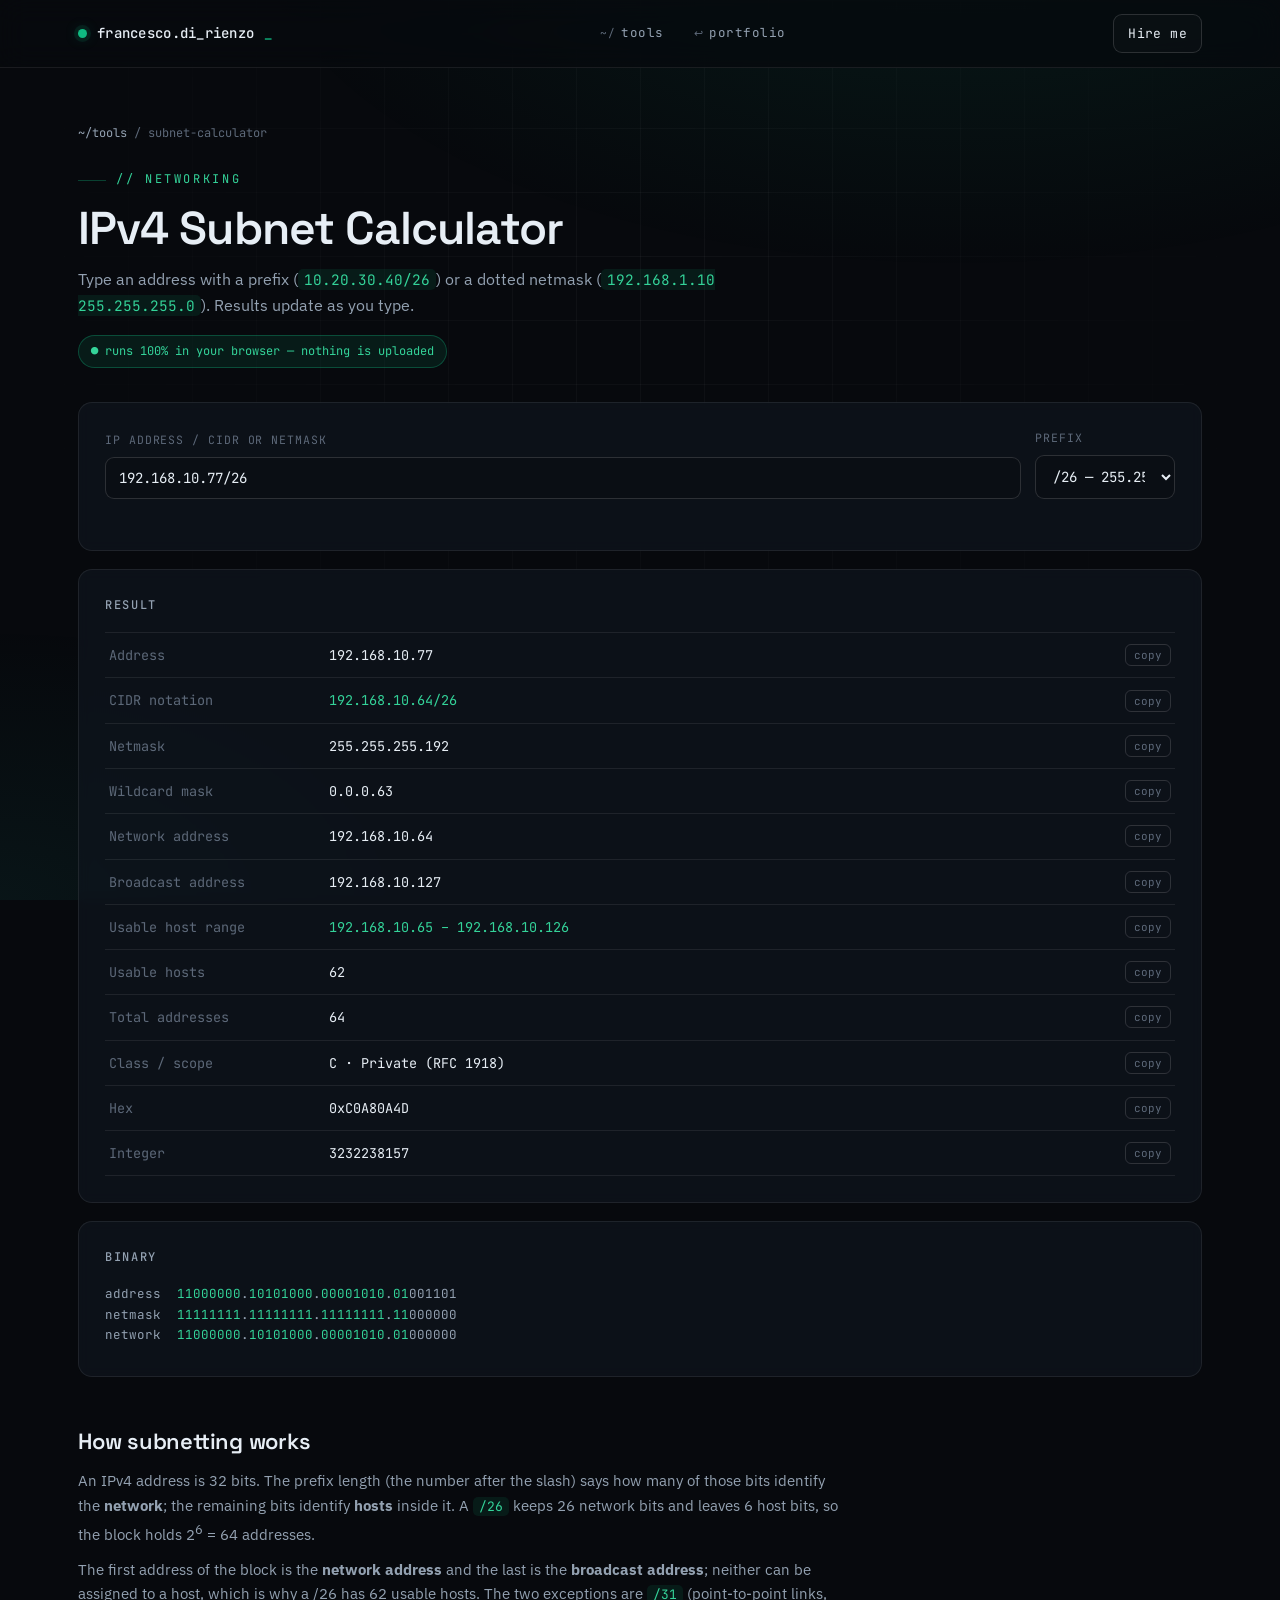
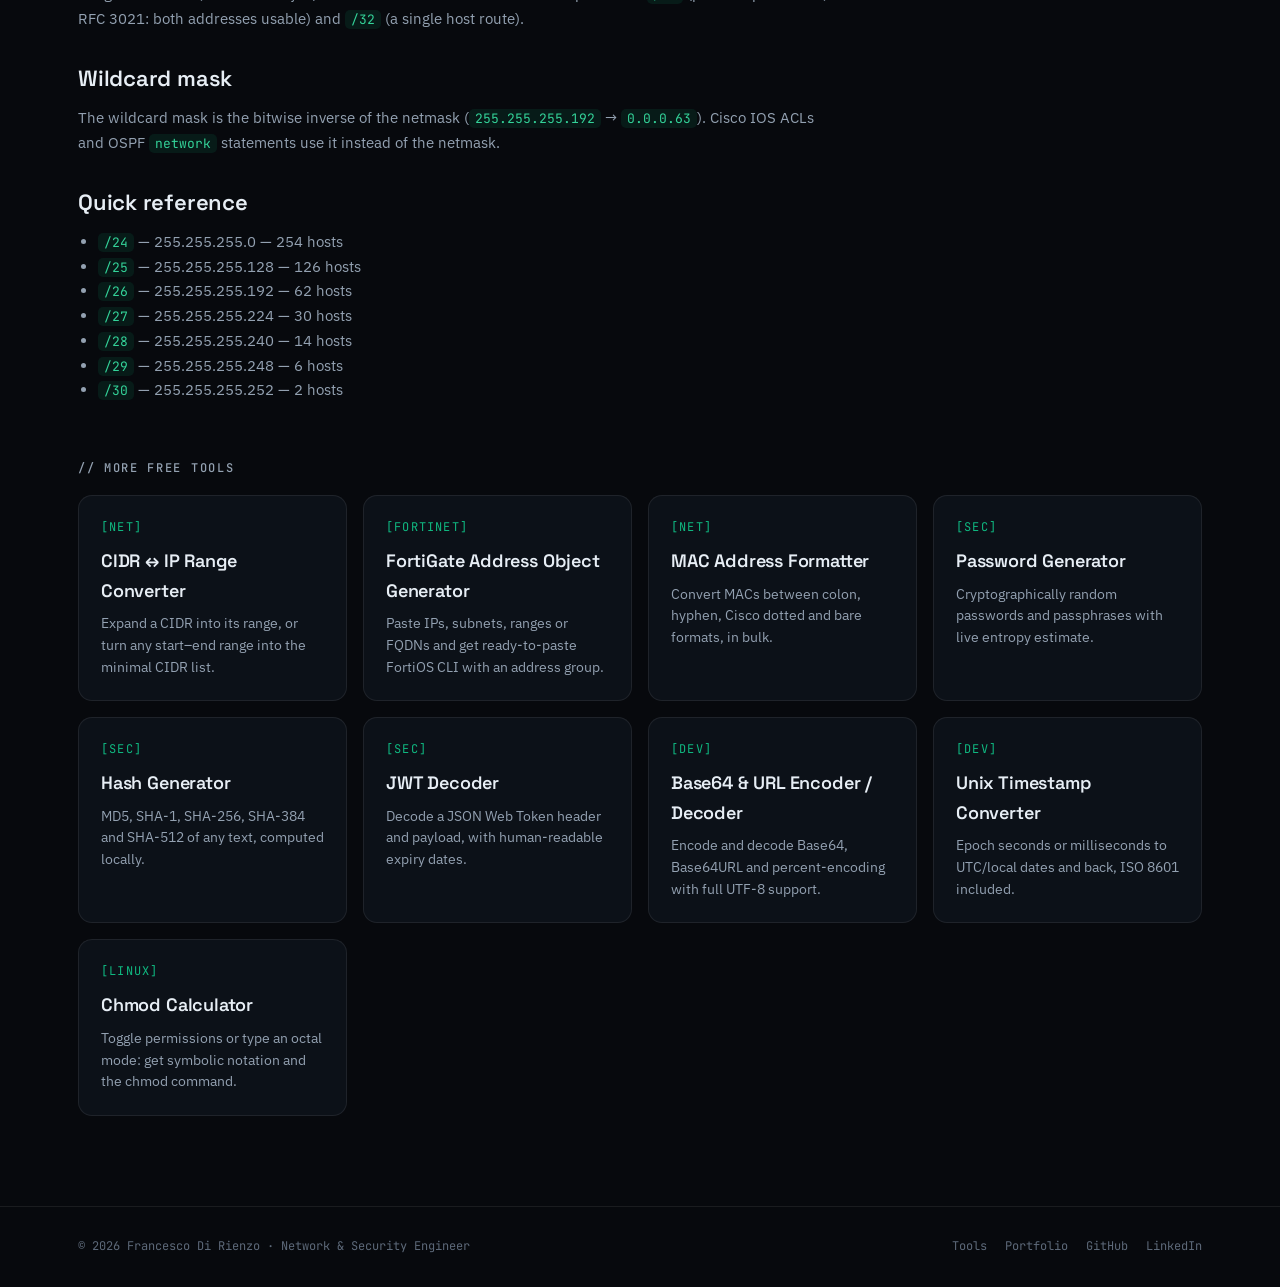
<file: subnet-calculator/index.html>
<!DOCTYPE html>
<html lang="en">
<head>
  <meta charset="UTF-8" />
  <meta name="viewport" content="width=device-width, initial-scale=1.0" />
  <title>IPv4 Subnet Calculator — Network, Broadcast, Hosts, Wildcard | Free</title>
  <meta name="description" content="Free IPv4 subnet calculator: enter an IP with CIDR or netmask and get network address, broadcast, usable host range, host count, wildcard mask and binary view. Runs in your browser." />
  <link rel="canonical" href="https://france5cogreen.github.io/tools/subnet-calculator/" />
  <meta property="og:title" content="IPv4 Subnet Calculator" />
  <meta property="og:description" content="Network, broadcast, usable hosts, wildcard and netmask from any IP/CIDR." />
  <meta property="og:type" content="website" />
  <link rel="icon" type="image/svg+xml" href="../assets/favicon.svg" />
  <link rel="preconnect" href="https://fonts.googleapis.com" />
  <link rel="preconnect" href="https://fonts.gstatic.com" crossorigin />
  <link href="https://fonts.googleapis.com/css2?family=Space+Grotesk:wght@400;500;600;700&family=IBM+Plex+Sans:wght@400;500;600&family=JetBrains+Mono:wght@400;500;600&display=swap" rel="stylesheet" />
  <link rel="stylesheet" href="../assets/styles.css" />
  <link rel="stylesheet" href="../tools.css" />
  <script type="application/ld+json">{"@context":"https://schema.org","@type":"WebApplication","name":"IPv4 Subnet Calculator","applicationCategory":"DeveloperApplication","operatingSystem":"Any","offers":{"@type":"Offer","price":"0","priceCurrency":"EUR"},"author":{"@type":"Person","name":"Francesco Di Rienzo"}}</script>
</head>
<body data-tool="subnet-calculator" data-root="../">
  <div class="bg-grid"></div>
  <div class="bg-vignette"></div>
  <main class="tools-page">
    <div class="wrap">
      <div class="crumbs"><a href="../">~/tools</a> / subnet-calculator</div>
      <header class="tool-head">
        <span class="eyebrow">// networking</span>
        <h1>IPv4 Subnet Calculator</h1>
        <p class="lead">Type an address with a prefix (<code>10.20.30.40/26</code>) or a dotted netmask (<code>192.168.1.10 255.255.255.0</code>). Results update as you type.</p>
        <span class="privacy-note">● runs 100% in your browser — nothing is uploaded</span>
      </header>

      <div class="panel">
        <div class="row">
          <div class="field">
            <label for="in">IP address / CIDR or netmask</label>
            <input type="text" id="in" value="192.168.10.77/26" spellcheck="false" autocomplete="off" />
          </div>
          <div class="field narrow">
            <label for="pfx">Prefix</label>
            <select id="pfx"></select>
          </div>
        </div>
        <div class="err" id="err"></div>
      </div>

      <div class="panel">
        <h2>Result</h2>
        <div id="res"></div>
      </div>

      <div class="panel">
        <h2>Binary</h2>
        <div class="bits" id="bits"></div>
      </div>

      <article class="explain">
        <h2>How subnetting works</h2>
        <p>An IPv4 address is 32 bits. The prefix length (the number after the slash) says how many of those bits identify the <strong>network</strong>; the remaining bits identify <strong>hosts</strong> inside it. A <code>/26</code> keeps 26 network bits and leaves 6 host bits, so the block holds 2<sup>6</sup> = 64 addresses.</p>
        <p>The first address of the block is the <strong>network address</strong> and the last is the <strong>broadcast address</strong>; neither can be assigned to a host, which is why a /26 has 62 usable hosts. The two exceptions are <code>/31</code> (point-to-point links, RFC 3021: both addresses usable) and <code>/32</code> (a single host route).</p>
        <h2>Wildcard mask</h2>
        <p>The wildcard mask is the bitwise inverse of the netmask (<code>255.255.255.192</code> → <code>0.0.0.63</code>). Cisco IOS ACLs and OSPF <code>network</code> statements use it instead of the netmask.</p>
        <h2>Quick reference</h2>
        <ul>
          <li><code>/24</code> — 255.255.255.0 — 254 hosts</li>
          <li><code>/25</code> — 255.255.255.128 — 126 hosts</li>
          <li><code>/26</code> — 255.255.255.192 — 62 hosts</li>
          <li><code>/27</code> — 255.255.255.224 — 30 hosts</li>
          <li><code>/28</code> — 255.255.255.240 — 14 hosts</li>
          <li><code>/29</code> — 255.255.255.248 — 6 hosts</li>
          <li><code>/30</code> — 255.255.255.252 — 2 hosts</li>
        </ul>
      </article>

      <section class="related" id="related"></section>
    </div>
  </main>

  <script src="../registry.js"></script>
  <script src="../tools.js"></script>
  <script>
    const inp = $("#in"), pfx = $("#pfx");
    pfx.innerHTML = Array.from({ length: 33 }, (_, i) => `<option value="${i}">/${i} — ${IP4.str(IP4.mask(i))}</option>`).join("");

    function ipClass(ip) {
      const a = ip >>> 24;
      if (a < 128) return "A"; if (a < 192) return "B"; if (a < 224) return "C"; if (a < 240) return "D (multicast)"; return "E (reserved)";
    }
    function scope(ip) {
      const inR = (net, p) => ((ip & IP4.mask(p)) >>> 0) === IP4.parse(net);
      if (inR("10.0.0.0", 8) || inR("172.16.0.0", 12) || inR("192.168.0.0", 16)) return "Private (RFC 1918)";
      if (inR("100.64.0.0", 10)) return "Shared / CGNAT (RFC 6598)";
      if (inR("127.0.0.0", 8)) return "Loopback";
      if (inR("169.254.0.0", 16)) return "Link-local (APIPA)";
      if (inR("224.0.0.0", 4)) return "Multicast";
      if (inR("240.0.0.0", 4)) return "Reserved";
      return "Public";
    }
    function bin(n, prefix) {
      let s = "";
      for (let i = 31; i >= 0; i--) {
        const b = (n >>> i) & 1, net = 31 - i < prefix;
        s += net ? `<span class="n">${b}</span>` : b;
        if (i % 8 === 0 && i) s += ".";
      }
      return s;
    }

    function calc(fromSelect) {
      let txt = inp.value.trim();
      if (fromSelect) {
        const ipPart = txt.split(/[\s/]/)[0];
        inp.value = txt = `${ipPart}/${pfx.value}`;
      }
      let p = IP4.parseCidr(txt);
      if (!p && IP4.parse(txt) != null) p = { ip: IP4.parse(txt), prefix: 32 };
      if (!p) {
        inp.classList.add("bad");
        $("#err").textContent = "Enter something like 192.168.1.10/24 or 10.0.0.1 255.255.0.0 (netmask must be contiguous).";
        return;
      }
      inp.classList.remove("bad"); $("#err").textContent = "";
      pfx.value = p.prefix;
      const mask = IP4.mask(p.prefix), wild = (~mask) >>> 0;
      const net = (p.ip & mask) >>> 0, bc = (net | wild) >>> 0;
      const total = 2 ** (32 - p.prefix);
      let first, last, usable;
      if (p.prefix === 32) { first = last = net; usable = 1; }
      else if (p.prefix === 31) { first = net; last = bc; usable = 2; }
      else { first = net + 1; last = bc - 1; usable = total - 2; }
      $("#res").innerHTML = kvTable([
        ["Address", IP4.str(p.ip)],
        ["CIDR notation", `${IP4.str(net)}/${p.prefix}`, true],
        ["Netmask", IP4.str(mask)],
        ["Wildcard mask", IP4.str(wild)],
        ["Network address", IP4.str(net)],
        ["Broadcast address", p.prefix >= 31 ? "n/a" : IP4.str(bc)],
        ["Usable host range", `${IP4.str(first)} – ${IP4.str(last)}`, true],
        ["Usable hosts", usable.toLocaleString("en-US")],
        ["Total addresses", total.toLocaleString("en-US")],
        ["Class / scope", `${ipClass(p.ip)} · ${scope(p.ip)}`],
        ["Hex", "0x" + p.ip.toString(16).padStart(8, "0").toUpperCase()],
        ["Integer", String(p.ip)]
      ]);
      $("#bits").innerHTML =
        `address&nbsp;&nbsp;${bin(p.ip, p.prefix)}<br>netmask&nbsp;&nbsp;${bin(mask, p.prefix)}<br>network&nbsp;&nbsp;${bin(net, p.prefix)}`;
    }
    inp.addEventListener("input", () => calc(false));
    pfx.addEventListener("change", () => calc(true));
    calc(false);
  </script>
</body>
</html>
</file>
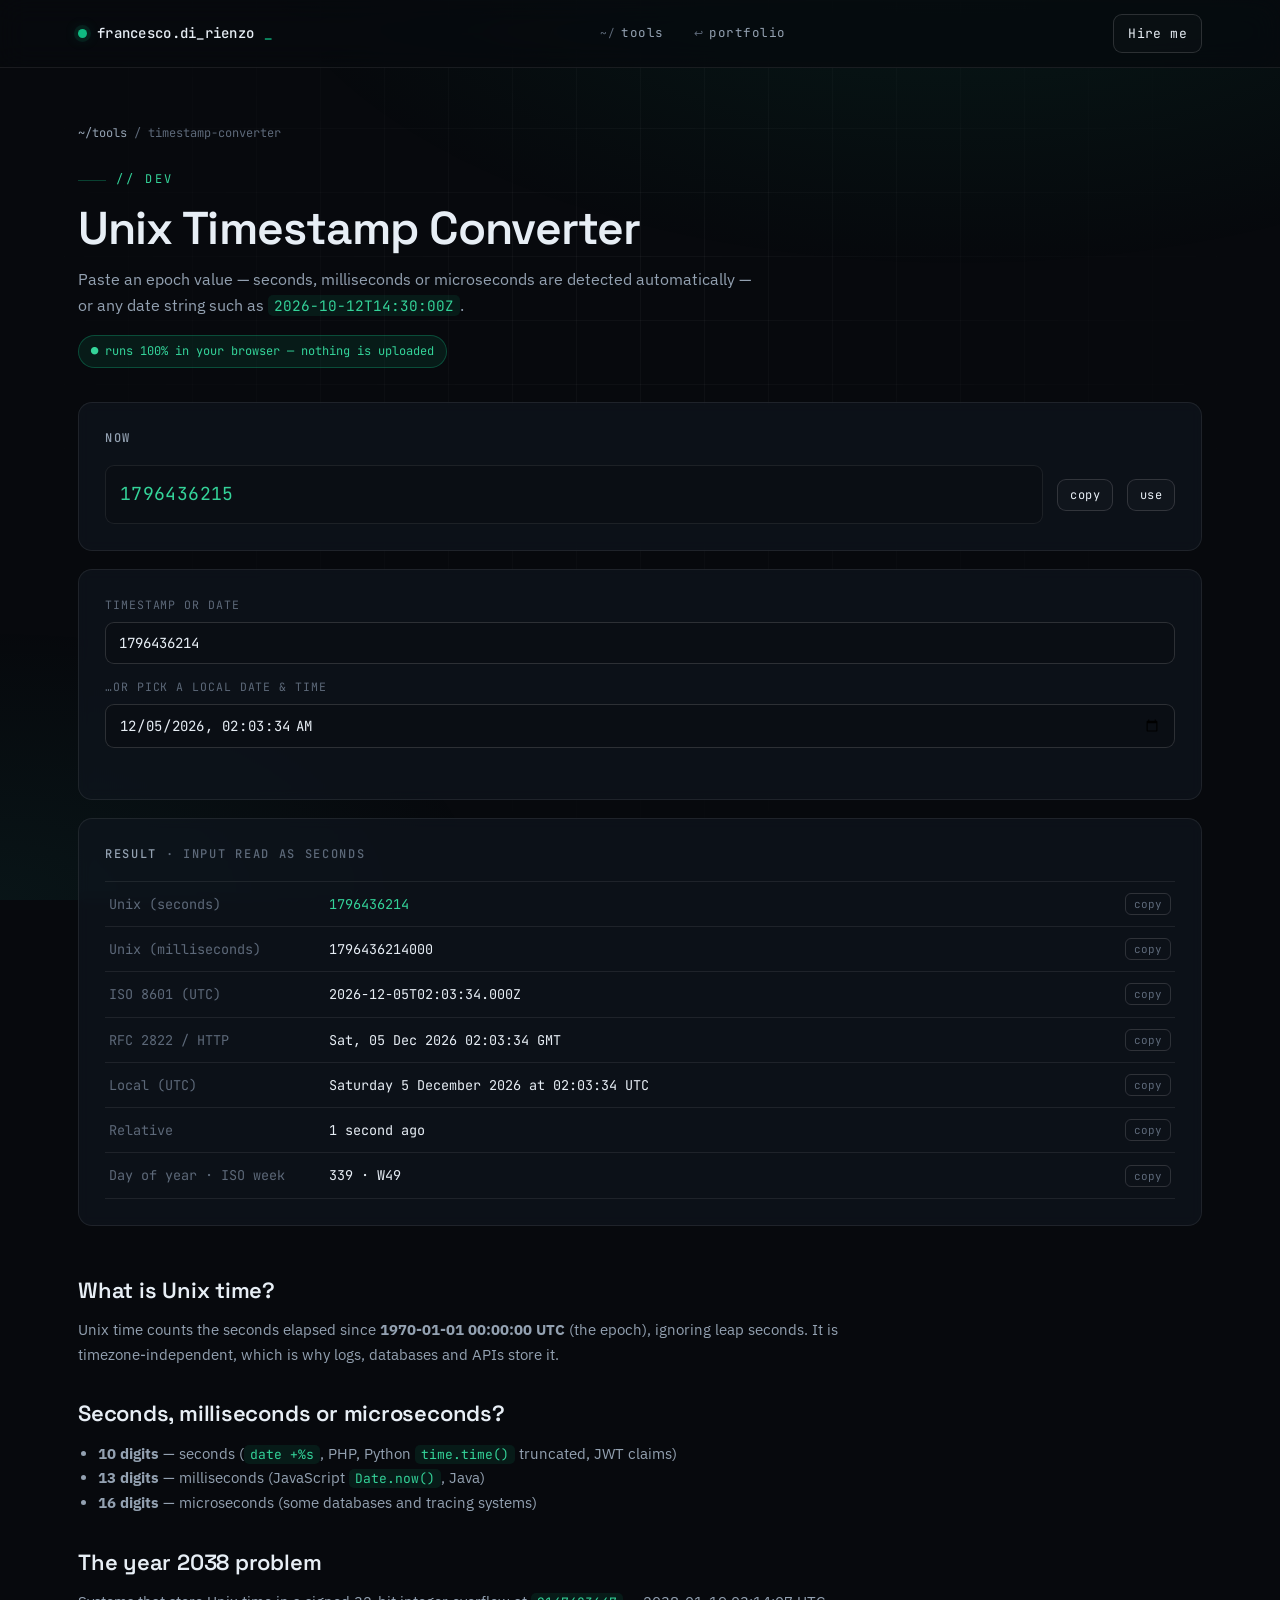
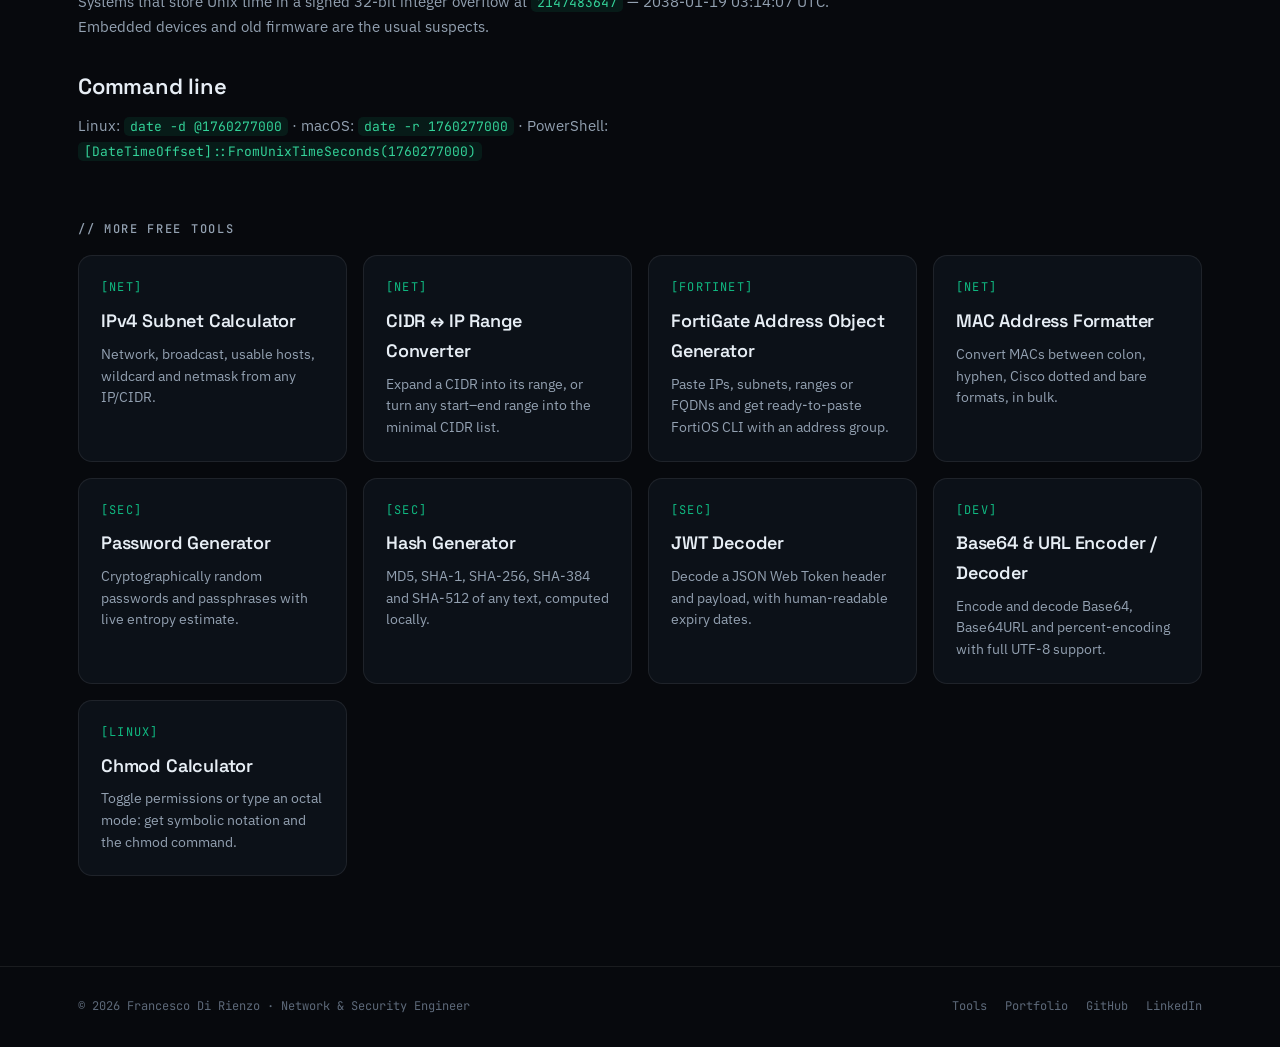
<file: timestamp-converter/index.html>
<!DOCTYPE html>
<html lang="en">
<head>
  <meta charset="UTF-8" />
  <meta name="viewport" content="width=device-width, initial-scale=1.0" />
  <title>Unix Timestamp Converter — Epoch to Date &amp; Date to Epoch | Free</title>
  <meta name="description" content="Convert Unix epoch timestamps (seconds, milliseconds, microseconds) to UTC and local dates, and dates back to epoch. ISO 8601, RFC 2822 and relative time. Live current timestamp." />
  <link rel="canonical" href="https://france5cogreen.github.io/tools/timestamp-converter/" />
  <meta property="og:title" content="Unix Timestamp Converter" />
  <meta property="og:description" content="Epoch seconds or milliseconds to UTC/local dates and back, ISO 8601 included." />
  <meta property="og:type" content="website" />
  <link rel="icon" type="image/svg+xml" href="../assets/favicon.svg" />
  <link rel="preconnect" href="https://fonts.googleapis.com" />
  <link rel="preconnect" href="https://fonts.gstatic.com" crossorigin />
  <link href="https://fonts.googleapis.com/css2?family=Space+Grotesk:wght@400;500;600;700&family=IBM+Plex+Sans:wght@400;500;600&family=JetBrains+Mono:wght@400;500;600&display=swap" rel="stylesheet" />
  <link rel="stylesheet" href="../assets/styles.css" />
  <link rel="stylesheet" href="../tools.css" />
  <script type="application/ld+json">{"@context":"https://schema.org","@type":"WebApplication","name":"Unix Timestamp Converter","applicationCategory":"DeveloperApplication","operatingSystem":"Any","offers":{"@type":"Offer","price":"0","priceCurrency":"EUR"},"author":{"@type":"Person","name":"Francesco Di Rienzo"}}</script>
</head>
<body data-tool="timestamp-converter" data-root="../">
  <div class="bg-grid"></div>
  <div class="bg-vignette"></div>
  <main class="tools-page">
    <div class="wrap">
      <div class="crumbs"><a href="../">~/tools</a> / timestamp-converter</div>
      <header class="tool-head">
        <span class="eyebrow">// dev</span>
        <h1>Unix Timestamp Converter</h1>
        <p class="lead">Paste an epoch value — seconds, milliseconds or microseconds are detected automatically — or any date string such as <code>2026-10-12T14:30:00Z</code>.</p>
        <span class="privacy-note">● runs 100% in your browser — nothing is uploaded</span>
      </header>

      <div class="panel">
        <h2>Now</h2>
        <div class="row" style="align-items:center">
          <div class="out big-out" id="now" style="flex:1 1 220px"></div>
          <button class="btn sm" data-copy-from="#now">copy</button>
          <button class="btn sm" id="use-now">use</button>
        </div>
      </div>

      <div class="panel">
        <div class="field">
          <label for="in">Timestamp or date</label>
          <input type="text" id="in" spellcheck="false" autocomplete="off" />
        </div>
        <div class="row" style="margin-top:14px">
          <div class="field">
            <label for="pick">…or pick a local date &amp; time</label>
            <input type="datetime-local" id="pick" step="1" />
          </div>
        </div>
        <div class="err" id="err"></div>
      </div>

      <div class="panel">
        <h2>Result <span id="unit" style="color:var(--text-faint)"></span></h2>
        <div id="res"></div>
      </div>

      <article class="explain">
        <h2>What is Unix time?</h2>
        <p>Unix time counts the seconds elapsed since <strong>1970-01-01 00:00:00 UTC</strong> (the epoch), ignoring leap seconds. It is timezone-independent, which is why logs, databases and APIs store it.</p>
        <h2>Seconds, milliseconds or microseconds?</h2>
        <ul>
          <li><strong>10 digits</strong> — seconds (<code>date +%s</code>, PHP, Python <code>time.time()</code> truncated, JWT claims)</li>
          <li><strong>13 digits</strong> — milliseconds (JavaScript <code>Date.now()</code>, Java)</li>
          <li><strong>16 digits</strong> — microseconds (some databases and tracing systems)</li>
        </ul>
        <h2>The year 2038 problem</h2>
        <p>Systems that store Unix time in a signed 32-bit integer overflow at <code>2147483647</code> — 2038-01-19 03:14:07 UTC. Embedded devices and old firmware are the usual suspects.</p>
        <h2>Command line</h2>
        <p>Linux: <code>date -d @1760277000</code> · macOS: <code>date -r 1760277000</code> · PowerShell: <code>[DateTimeOffset]::FromUnixTimeSeconds(1760277000)</code></p>
      </article>

      <section class="related" id="related"></section>
    </div>
  </main>

  <script src="../registry.js"></script>
  <script src="../tools.js"></script>
  <script>
    const tz = Intl.DateTimeFormat().resolvedOptions().timeZone;
    const pad = n => String(n).padStart(2, "0");
    const localInput = d => `${d.getFullYear()}-${pad(d.getMonth() + 1)}-${pad(d.getDate())}T${pad(d.getHours())}:${pad(d.getMinutes())}:${pad(d.getSeconds())}`;

    function rel(ms) {
      const d = (ms - Date.now()) / 1000, a = Math.abs(d);
      const units = [["year", 31557600], ["day", 86400], ["hour", 3600], ["minute", 60], ["second", 1]];
      const [u, s] = units.find(([, s]) => a >= s) || units[4];
      return new Intl.RelativeTimeFormat("en", { numeric: "auto" }).format(Math.round(d / s), u);
    }

    function parse(v) {
      v = v.trim();
      if (/^-?\d+(\.\d+)?$/.test(v)) {
        const n = Number(v), digits = v.replace(/^-/, "").split(".")[0].length;
        if (digits >= 15) return { ms: n / 1000, unit: "microseconds" };
        if (digits >= 12) return { ms: n, unit: "milliseconds" };
        return { ms: n * 1000, unit: "seconds" };
      }
      const t = Date.parse(v);
      return isNaN(t) ? null : { ms: t, unit: "date string" };
    }

    function show(p) {
      const d = new Date(p.ms);
      if (isNaN(d)) { $("#err").textContent = "Out of range."; return; }
      $("#err").textContent = "";
      $("#unit").textContent = `· input read as ${p.unit}`;
      const local = d.toLocaleString("en-GB", { dateStyle: "full", timeStyle: "long" });
      $("#res").innerHTML = kvTable([
        ["Unix (seconds)", String(Math.floor(p.ms / 1000)), true],
        ["Unix (milliseconds)", String(Math.round(p.ms))],
        ["ISO 8601 (UTC)", d.toISOString()],
        ["RFC 2822 / HTTP", d.toUTCString()],
        [`Local (${tz})`, local],
        ["Relative", rel(p.ms)],
        ["Day of year · ISO week", `${dayOfYear(d)} · W${isoWeek(d)}`]
      ]);
      $("#pick").value = localInput(d);
    }
    function dayOfYear(d) { return Math.floor((Date.UTC(d.getUTCFullYear(), d.getUTCMonth(), d.getUTCDate()) - Date.UTC(d.getUTCFullYear(), 0, 1)) / 864e5) + 1; }
    function isoWeek(d) {
      const t = new Date(Date.UTC(d.getUTCFullYear(), d.getUTCMonth(), d.getUTCDate()));
      const day = t.getUTCDay() || 7; t.setUTCDate(t.getUTCDate() + 4 - day);
      return Math.ceil(((t - Date.UTC(t.getUTCFullYear(), 0, 1)) / 864e5 + 1) / 7);
    }

    function run() {
      const v = $("#in").value;
      if (!v.trim()) return;
      const p = parse(v);
      $("#in").classList.toggle("bad", !p);
      if (!p) { $("#err").textContent = "Not a number or a recognizable date (try ISO 8601: 2026-10-12T14:30:00Z)."; return; }
      show(p);
    }
    $("#in").addEventListener("input", run);
    $("#pick").addEventListener("change", () => {
      const t = new Date($("#pick").value).getTime();
      if (!isNaN(t)) { $("#in").value = String(Math.floor(t / 1000)); run(); }
    });
    $("#use-now").addEventListener("click", () => { $("#in").value = String(Math.floor(Date.now() / 1000)); run(); });
    const tick = () => { $("#now").textContent = Math.floor(Date.now() / 1000); };
    tick(); setInterval(tick, 1000);
    $("#in").value = String(Math.floor(Date.now() / 1000));
    run();
  </script>
</body>
</html>
</file>
<file: assets/styles.css>
/* ============================================================
   Francesco Di Rienzo — Portfolio
   "Network HUD" theme
   ============================================================ */

:root {
  --bg: #07090d;
  --bg-1: #0a0e14;
  --bg-2: #0d121a;
  --panel: rgba(16, 22, 31, 0.66);
  --panel-solid: #0e141d;
  --line: rgba(255, 255, 255, 0.08);
  --line-2: rgba(255, 255, 255, 0.14);

  --text: #e7eef5;
  --text-dim: #93a1b1;
  --text-faint: #5d6979;

  --accent: #10b981;
  --accent-1: #34d399;
  --accent-2: #2dd4bf;
  --accent-glow: rgba(16, 185, 129, 0.30);
  --accent-soft: rgba(16, 185, 129, 0.10);
  --accent-line: rgba(16, 185, 129, 0.32);

  --font-display: 'Space Grotesk', system-ui, sans-serif;
  --font-body: 'IBM Plex Sans', system-ui, sans-serif;
  --font-mono: 'JetBrains Mono', ui-monospace, monospace;

  --maxw: 1180px;
  --nav-h: 68px;
  --ease: cubic-bezier(0.22, 1, 0.36, 1);
}

* { box-sizing: border-box; margin: 0; padding: 0; }

html { scroll-behavior: smooth; }

body {
  font-family: var(--font-body);
  background: var(--bg);
  color: var(--text);
  line-height: 1.65;
  -webkit-font-smoothing: antialiased;
  overflow-x: hidden;
  position: relative;
}

/* prevent smooth-scroll for users who want reduced motion */
@media (prefers-reduced-motion: reduce) {
  html { scroll-behavior: auto; }
  *, *::before, *::after { animation-duration: 0.001ms !important; transition-duration: 0.05ms !important; }
}

::selection { background: var(--accent); color: #04110b; }

a { color: inherit; text-decoration: none; }

/* ---------- Background layers ---------- */
#net-canvas {
  position: fixed;
  inset: 0;
  width: 100%;
  height: 100%;
  z-index: 0;
  pointer-events: none;
}
.bg-grid {
  position: fixed;
  inset: 0;
  z-index: 0;
  pointer-events: none;
  background-image:
    linear-gradient(var(--line) 1px, transparent 1px),
    linear-gradient(90deg, var(--line) 1px, transparent 1px);
  background-size: 64px 64px;
  -webkit-mask-image: radial-gradient(circle at 50% 30%, #000 0%, transparent 75%);
  mask-image: radial-gradient(circle at 50% 30%, #000 0%, transparent 75%);
  opacity: 0.5;
}
.bg-vignette {
  position: fixed;
  inset: 0;
  z-index: 0;
  pointer-events: none;
  background:
    radial-gradient(1200px 600px at 75% -10%, rgba(16,185,129,0.10), transparent 60%),
    radial-gradient(900px 500px at 0% 100%, rgba(45,212,191,0.06), transparent 55%);
}

/* everything above the bg */
.page { position: relative; z-index: 2; }

/* mobile menu hidden by default (shown only via media query when open) */
.mobile-menu { display: none; }

/* ---------- Shared layout ---------- */
.wrap { width: 100%; max-width: var(--maxw); margin: 0 auto; padding: 0 28px; }

section { padding: 110px 0; position: relative; }

.eyebrow {
  font-family: var(--font-mono);
  font-size: 12px;
  letter-spacing: 0.22em;
  text-transform: uppercase;
  color: var(--accent-1);
  display: inline-flex;
  align-items: center;
  gap: 10px;
}
.eyebrow::before {
  content: "";
  width: 28px;
  height: 1px;
  background: var(--accent-line);
}
.section-head { margin-bottom: 52px; }
.section-head h2 {
  font-family: var(--font-display);
  font-weight: 600;
  font-size: clamp(28px, 4vw, 44px);
  letter-spacing: -0.02em;
  line-height: 1.05;
  margin-top: 16px;
}
.section-head .lead {
  color: var(--text-dim);
  max-width: 620px;
  margin-top: 14px;
  font-size: 16px;
}

/* ---------- Nav ---------- */
.nav {
  position: fixed;
  top: 0; left: 0; right: 0;
  height: var(--nav-h);
  z-index: 50;
  display: flex;
  align-items: center;
  transition: background 0.4s var(--ease), border-color 0.4s var(--ease), backdrop-filter 0.4s;
  border-bottom: 1px solid transparent;
}
.nav.scrolled {
  background: rgba(7, 9, 13, 0.78);
  backdrop-filter: blur(14px) saturate(140%);
  border-bottom: 1px solid var(--line);
}
.nav .wrap { display: flex; align-items: center; justify-content: space-between; gap: 20px; }
.brand {
  font-family: var(--font-mono);
  font-size: 14px;
  font-weight: 500;
  letter-spacing: 0.02em;
  display: flex;
  align-items: center;
  gap: 10px;
  color: var(--text);
}
.brand .dot {
  width: 9px; height: 9px; border-radius: 50%;
  background: var(--accent);
  box-shadow: 0 0 0 4px var(--accent-soft), 0 0 14px var(--accent-glow);
  animation: pulse 2.4s infinite;
}
.brand .cursor { color: var(--accent); animation: blink 1.1s steps(1) infinite; }
@keyframes blink { 50% { opacity: 0; } }
@keyframes pulse {
  0%, 100% { box-shadow: 0 0 0 4px var(--accent-soft), 0 0 14px var(--accent-glow); }
  50% { box-shadow: 0 0 0 6px transparent, 0 0 20px var(--accent-glow); }
}

.nav-links { display: flex; align-items: center; gap: 4px; }
.nav-links a {
  font-family: var(--font-mono);
  font-size: 12.5px;
  letter-spacing: 0.04em;
  color: var(--text-dim);
  padding: 8px 13px;
  border-radius: 7px;
  position: relative;
  transition: color 0.25s, background 0.25s;
}
.nav-links a .idx { color: var(--text-faint); margin-right: 6px; font-size: 11px; }
.nav-links a:hover { color: var(--text); background: rgba(255,255,255,0.04); }
.nav-links a.active { color: var(--accent-1); }
.nav-links a.active .idx { color: var(--accent); }

.nav-right { display: flex; align-items: center; gap: 12px; }
.lang-toggle {
  display: flex;
  font-family: var(--font-mono);
  font-size: 12px;
  border: 1px solid var(--line-2);
  border-radius: 8px;
  overflow: hidden;
}
.lang-toggle button {
  background: transparent;
  color: var(--text-faint);
  border: none;
  padding: 7px 11px;
  cursor: pointer;
  font-family: inherit;
  font-size: inherit;
  letter-spacing: 0.05em;
  transition: color 0.2s, background 0.2s;
}
.lang-toggle button.active { background: var(--accent); color: #04110b; font-weight: 500; }
.lang-toggle button:not(.active):hover { color: var(--text); }

.btn {
  display: inline-flex;
  align-items: center;
  gap: 9px;
  font-family: var(--font-mono);
  font-size: 13px;
  letter-spacing: 0.03em;
  padding: 11px 18px;
  border-radius: 9px;
  border: 1px solid var(--line-2);
  color: var(--text);
  cursor: pointer;
  background: rgba(255,255,255,0.02);
  transition: transform 0.25s var(--ease), border-color 0.25s, background 0.25s, box-shadow 0.25s;
}
.btn:hover { transform: translateY(-2px); border-color: var(--accent-line); box-shadow: 0 8px 30px -12px var(--accent-glow); }
.btn .arrow { transition: transform 0.25s var(--ease); }
.btn:hover .arrow { transform: translate(3px, -3px); }
.btn-primary {
  background: var(--accent);
  color: #04110b;
  border-color: var(--accent);
  font-weight: 500;
}
.btn-primary:hover { background: var(--accent-1); box-shadow: 0 10px 36px -10px var(--accent-glow); }
.nav .btn-cv { padding: 8px 14px; }

.nav-burger { display: none; }

/* ---------- Hero ---------- */
.hero {
  min-height: 100vh;
  display: flex;
  align-items: center;
  padding-top: calc(var(--nav-h) + 40px);
  padding-bottom: 60px;
}
.hero-grid {
  display: grid;
  grid-template-columns: 1.25fr 0.9fr;
  gap: 56px;
  align-items: center;
  width: 100%;
}
.hero-status {
  font-family: var(--font-mono);
  font-size: 12.5px;
  letter-spacing: 0.06em;
  color: var(--accent-1);
  display: inline-flex;
  align-items: center;
  gap: 9px;
  padding: 6px 12px 6px 10px;
  border: 1px solid var(--accent-line);
  border-radius: 100px;
  background: var(--accent-soft);
  margin-bottom: 26px;
}
.hero-status .live {
  width: 7px; height: 7px; border-radius: 50%; background: var(--accent);
  box-shadow: 0 0 10px var(--accent-glow);
  animation: pulse 2s infinite;
}
.hero h1 {
  font-family: var(--font-display);
  font-weight: 700;
  font-size: clamp(44px, 7.2vw, 86px);
  line-height: 0.98;
  letter-spacing: -0.03em;
  margin-bottom: 22px;
}
.hero h1 .ln { display: block; }
.hero h1 .accent {
  background: linear-gradient(120deg, var(--accent-1), var(--accent-2));
  -webkit-background-clip: text;
  background-clip: text;
  color: transparent;
}
.hero-role {
  font-family: var(--font-mono);
  font-size: clamp(15px, 1.7vw, 19px);
  color: var(--text-dim);
  margin-bottom: 26px;
  min-height: 1.6em;
}
.hero-role .prompt { color: var(--accent); }
.hero-role .typed { color: var(--text); }
.hero-role .tw-cursor {
  display: inline-block;
  width: 9px;
  height: 1.05em;
  vertical-align: -0.16em;
  background: var(--accent);
  margin-left: 3px;
  animation: blink 1.1s steps(1) infinite;
}
.hero-bio {
  color: var(--text-dim);
  font-size: 16.5px;
  max-width: 540px;
  margin-bottom: 34px;
}
.hero-cta { display: flex; gap: 14px; flex-wrap: wrap; }

/* Hero photo HUD frame */
.id-frame {
  position: relative;
  justify-self: center;
  width: min(360px, 80vw);
  aspect-ratio: 1 / 1.12;
  padding: 14px;
}
.id-frame .photo {
  position: relative;
  width: 100%;
  height: 100%;
  border-radius: 6px;
  overflow: hidden;
  border: 1px solid var(--line-2);
  background: var(--bg-2);
}
.id-frame .photo img {
  width: 100%; height: 100%;
  object-fit: cover;
  filter: grayscale(0.15) contrast(1.04) saturate(1.05);
  transition: filter 0.5s var(--ease), transform 0.6s var(--ease);
}
.id-frame:hover .photo img { filter: grayscale(0) contrast(1.06) saturate(1.1); transform: scale(1.03); }
.id-frame .photo::after {
  content: "";
  position: absolute; inset: 0;
  background: linear-gradient(180deg, transparent 55%, rgba(7,9,13,0.55) 100%);
  pointer-events: none;
}
.id-frame .scan {
  position: absolute;
  left: 14px; right: 14px;
  height: 2px;
  top: 14px;
  background: linear-gradient(90deg, transparent, var(--accent), transparent);
  opacity: 0.7;
  box-shadow: 0 0 12px var(--accent-glow);
  animation: scanmove 4.2s var(--ease) infinite;
  z-index: 3;
  pointer-events: none;
}
@keyframes scanmove {
  0%, 100% { transform: translateY(0); opacity: 0; }
  10% { opacity: 0.75; }
  50% { transform: translateY(calc(min(360px,80vw)*1.12 - 56px)); opacity: 0.75; }
  90% { opacity: 0; }
}
.id-corner {
  position: absolute;
  width: 24px; height: 24px;
  border: 2px solid var(--accent);
  z-index: 4;
}
.id-corner.tl { top: 0; left: 0; border-right: none; border-bottom: none; }
.id-corner.tr { top: 0; right: 0; border-left: none; border-bottom: none; }
.id-corner.bl { bottom: 0; left: 0; border-right: none; border-top: none; }
.id-corner.br { bottom: 0; right: 0; border-left: none; border-top: none; }
.id-tag {
  position: absolute;
  bottom: 26px; left: 26px; right: 26px;
  z-index: 5;
  font-family: var(--font-mono);
  display: flex;
  justify-content: space-between;
  align-items: flex-end;
  font-size: 11px;
  letter-spacing: 0.08em;
  color: var(--text-dim);
}
.id-tag .id-name { color: var(--text); font-size: 12.5px; letter-spacing: 0.1em; }
.id-tag .id-meta { text-align: right; line-height: 1.5; }
.id-tag .id-meta b { color: var(--accent-1); font-weight: 500; }

.scroll-cue {
  position: absolute;
  bottom: 30px; left: 50%;
  transform: translateX(-50%);
  font-family: var(--font-mono);
  font-size: 10.5px;
  letter-spacing: 0.25em;
  color: var(--text-faint);
  text-transform: uppercase;
  display: flex;
  flex-direction: column;
  align-items: center;
  gap: 8px;
}
.scroll-cue .bar {
  width: 1px; height: 40px;
  background: linear-gradient(var(--accent), transparent);
  animation: cuedrop 2s var(--ease) infinite;
  transform-origin: top;
}
@keyframes cuedrop { 0% { transform: scaleY(0); } 40% { transform: scaleY(1); } 100% { transform: scaleY(0); transform-origin: bottom; } }

/* ---------- Stats band ---------- */
.stats {
  padding: 40px 0;
  border-top: 1px solid var(--line);
  border-bottom: 1px solid var(--line);
  background: linear-gradient(180deg, rgba(16,185,129,0.02), transparent);
}
.stats-grid {
  display: grid;
  grid-template-columns: repeat(4, 1fr);
  gap: 0;
}
.stat { padding: 18px 26px; border-left: 1px solid var(--line); }
.stat:first-child { border-left: none; }
.stat .num {
  font-family: var(--font-display);
  font-weight: 600;
  font-size: clamp(34px, 4.4vw, 52px);
  letter-spacing: -0.02em;
  line-height: 1;
  color: var(--text);
}
.stat .num .suf { color: var(--accent); }
.stat .lbl {
  font-family: var(--font-mono);
  font-size: 11.5px;
  letter-spacing: 0.12em;
  text-transform: uppercase;
  color: var(--text-dim);
  margin-top: 12px;
}

/* ---------- About ---------- */
.about-grid {
  display: grid;
  grid-template-columns: 1.1fr 0.9fr;
  gap: 48px;
  align-items: start;
}
.about-copy p { color: var(--text-dim); font-size: 16.5px; margin-bottom: 18px; }
.about-copy p strong { color: var(--text); font-weight: 600; }
.about-tags { display: flex; flex-wrap: wrap; gap: 9px; margin-top: 26px; }
.about-tags .focus {
  font-family: var(--font-mono);
  font-size: 12px;
  padding: 7px 13px;
  border: 1px solid var(--line-2);
  border-radius: 100px;
  color: var(--text-dim);
}
.about-tags .focus.hot { color: var(--accent-1); border-color: var(--accent-line); background: var(--accent-soft); }

/* terminal card */
.terminal {
  border: 1px solid var(--line-2);
  border-radius: 12px;
  background: var(--panel-solid);
  overflow: hidden;
  box-shadow: 0 30px 60px -30px rgba(0,0,0,0.7);
}
.terminal .bar {
  display: flex;
  align-items: center;
  gap: 8px;
  padding: 12px 16px;
  border-bottom: 1px solid var(--line);
  background: rgba(255,255,255,0.02);
}
.terminal .bar .tdot { width: 11px; height: 11px; border-radius: 50%; background: #2b323c; }
.terminal .bar .tdot.g { background: var(--accent); }
.terminal .bar .title { font-family: var(--font-mono); font-size: 12px; color: var(--text-faint); margin-left: 8px; }
.terminal .body { padding: 20px; font-family: var(--font-mono); font-size: 13.5px; line-height: 1.95; }
.terminal .ln { white-space: pre-wrap; }
.terminal .cmd .p { color: var(--accent); }
.terminal .cmd .c { color: var(--text); }
.terminal .out { color: var(--text-dim); }
.terminal .out .k { color: var(--accent-1); }
.terminal .out .v { color: var(--text); }

/* ---------- Experience timeline ---------- */
.timeline { position: relative; padding-left: 0; }
.tl-item {
  display: grid;
  grid-template-columns: 200px 1fr;
  gap: 32px;
  position: relative;
  padding-bottom: 14px;
}
.tl-rail { position: relative; }
.tl-rail::before {
  content: "";
  position: absolute;
  left: 6px; top: 6px; bottom: -28px;
  width: 1px;
  background: linear-gradient(var(--accent-line), var(--line));
}
.tl-item:last-child .tl-rail::before { display: none; }
.tl-node {
  position: absolute;
  left: 0; top: 4px;
  width: 13px; height: 13px;
  border-radius: 50%;
  background: var(--bg);
  border: 2px solid var(--accent);
  box-shadow: 0 0 0 4px var(--accent-soft);
}
.tl-item.current .tl-node { background: var(--accent); animation: pulse 2.2s infinite; }
.tl-period {
  font-family: var(--font-mono);
  font-size: 12.5px;
  letter-spacing: 0.05em;
  color: var(--text-dim);
  padding-left: 28px;
  padding-top: 1px;
}
.tl-period .now {
  display: inline-block;
  margin-top: 8px;
  font-size: 10.5px;
  letter-spacing: 0.14em;
  text-transform: uppercase;
  color: var(--accent-1);
  border: 1px solid var(--accent-line);
  border-radius: 100px;
  padding: 3px 9px;
  background: var(--accent-soft);
}
.tl-card {
  border: 1px solid var(--line);
  border-radius: 12px;
  background: var(--panel);
  backdrop-filter: blur(6px);
  padding: 24px 26px 26px;
  margin-bottom: 28px;
  transition: transform 0.35s var(--ease), border-color 0.35s, box-shadow 0.35s;
}
.tl-card:hover {
  transform: translateY(-3px);
  border-color: var(--accent-line);
  box-shadow: 0 24px 50px -28px rgba(0,0,0,0.8), 0 0 0 1px var(--accent-soft) inset;
}
.tl-card h3 {
  font-family: var(--font-display);
  font-weight: 600;
  font-size: 21px;
  letter-spacing: -0.01em;
  margin-bottom: 6px;
}
.tl-card .org {
  font-size: 14px;
  color: var(--accent-1);
  font-weight: 500;
  margin-bottom: 4px;
}
.tl-card .company {
  font-family: var(--font-mono);
  font-size: 11.5px;
  letter-spacing: 0.05em;
  color: var(--text-faint);
  margin-bottom: 16px;
}
.tl-card ul { list-style: none; display: flex; flex-direction: column; gap: 8px; margin-bottom: 18px; }
.tl-card li {
  position: relative;
  padding-left: 20px;
  color: var(--text-dim);
  font-size: 14.5px;
}
.tl-card li::before {
  content: "▸";
  position: absolute; left: 0; top: 0;
  color: var(--accent);
  font-size: 12px;
}
.chips { display: flex; flex-wrap: wrap; gap: 7px; }
.chip {
  font-family: var(--font-mono);
  font-size: 11px;
  letter-spacing: 0.02em;
  color: var(--text-dim);
  padding: 4px 10px;
  border: 1px solid var(--line);
  border-radius: 6px;
  background: rgba(255,255,255,0.015);
  transition: color 0.2s, border-color 0.2s, background 0.2s;
}
.chip:hover { color: var(--accent-1); border-color: var(--accent-line); background: var(--accent-soft); }

/* ---------- Skills ---------- */
.skills-grid {
  display: grid;
  grid-template-columns: repeat(2, 1fr);
  gap: 18px;
}
.skill-card {
  border: 1px solid var(--line);
  border-radius: 12px;
  background: var(--panel);
  backdrop-filter: blur(6px);
  padding: 22px 24px;
  transition: transform 0.35s var(--ease), border-color 0.35s, box-shadow 0.35s;
}
.skill-card:hover {
  transform: translateY(-3px);
  border-color: var(--accent-line);
  box-shadow: 0 24px 50px -30px rgba(0,0,0,0.8);
}
.skill-card .sc-head {
  display: flex;
  align-items: center;
  justify-content: space-between;
  margin-bottom: 16px;
}
.skill-card .sc-head h3 {
  font-family: var(--font-display);
  font-weight: 600;
  font-size: 16px;
  letter-spacing: -0.01em;
  color: var(--text);
}
.skill-card .sc-idx {
  font-family: var(--font-mono);
  font-size: 11px;
  color: var(--accent);
  letter-spacing: 0.1em;
}

/* ---------- Certifications ---------- */
.cert-grid { display: grid; grid-template-columns: repeat(auto-fit, minmax(232px, 1fr)); gap: 18px; }
.cert {
  position: relative;
  border: 1px solid var(--line);
  border-radius: 14px;
  background: var(--panel);
  backdrop-filter: blur(6px);
  padding: 26px 24px 24px;
  overflow: hidden;
  transition: transform 0.35s var(--ease), border-color 0.35s, box-shadow 0.35s;
}
.cert::before {
  content: "";
  position: absolute;
  inset: 0;
  background: radial-gradient(420px 160px at 100% 0%, var(--accent-soft), transparent 70%);
  opacity: 0;
  transition: opacity 0.4s;
}
.cert:hover { transform: translateY(-4px); border-color: var(--accent-line); box-shadow: 0 28px 56px -30px rgba(0,0,0,0.85); }
.cert:hover::before { opacity: 1; }
.cert .badge {
  width: 46px; height: 46px;
  border-radius: 11px;
  border: 1px solid var(--accent-line);
  background: var(--accent-soft);
  display: grid; place-items: center;
  font-family: var(--font-mono);
  font-weight: 600;
  color: var(--accent-1);
  font-size: 15px;
  margin-bottom: 20px;
}
.cert h3 { font-family: var(--font-display); font-weight: 600; font-size: 19px; margin-bottom: 4px; }
.cert .full { font-family: var(--font-mono); font-size: 11.5px; color: var(--text-faint); letter-spacing: 0.03em; margin-bottom: 18px; }
.cert .status { display: flex; align-items: center; gap: 9px; font-family: var(--font-mono); font-size: 12px; }
.cert .status .sd { width: 7px; height: 7px; border-radius: 50%; }
.cert .status.prep .sd { background: var(--accent); box-shadow: 0 0 10px var(--accent-glow); animation: pulse 2s infinite; }
.cert .status.prep { color: var(--accent-1); }
.cert .status.final .sd { background: #f5b942; box-shadow: 0 0 10px rgba(245,185,66,0.4); }
.cert .status.final { color: #f5c97a; }
.cert .status.done .sd { background: var(--accent-1); box-shadow: 0 0 12px var(--accent-glow); }
.cert .status.done { color: var(--accent-1); }
.cert .bar-track { margin-top: 18px; height: 4px; border-radius: 100px; background: rgba(255,255,255,0.06); overflow: hidden; }
.cert .bar-fill { height: 100%; border-radius: 100px; background: linear-gradient(90deg, var(--accent), var(--accent-1)); width: 0; transition: width 1.3s var(--ease); }
.cert.final .bar-fill { background: linear-gradient(90deg, #e0992f, #f5c97a); }
.cert.done { border-color: var(--accent-line); }
.cert.done::before { opacity: 0.55; }
.cert.done .badge { background: var(--accent); border-color: var(--accent); color: #05100b; }

/* ---------- Languages + soft skills ---------- */
.lang-soft { display: grid; grid-template-columns: 1fr 1fr; gap: 48px; }
.lang-list { display: flex; flex-direction: column; gap: 22px; }
.lang-row { display: grid; grid-template-columns: 130px 1fr; align-items: center; gap: 20px; }
.lang-row .name { font-family: var(--font-mono); font-size: 14px; color: var(--text); letter-spacing: 0.03em; }
.lang-row .name .lvl { display: block; font-size: 11px; color: var(--text-faint); margin-top: 2px; letter-spacing: 0.05em; }
.dots { display: flex; gap: 8px; }
.dots .d {
  width: 13px; height: 13px; border-radius: 50%;
  border: 1.5px solid var(--accent-line);
  background: transparent;
  transition: background 0.4s var(--ease), box-shadow 0.4s;
}
.dots .d.on { background: var(--accent); box-shadow: 0 0 10px var(--accent-glow); border-color: var(--accent); }

.soft-grid { display: flex; flex-wrap: wrap; gap: 10px; align-content: flex-start; }
.soft {
  font-family: var(--font-mono);
  font-size: 13px;
  padding: 9px 15px;
  border: 1px solid var(--line-2);
  border-radius: 9px;
  color: var(--text-dim);
  display: inline-flex;
  align-items: center;
  gap: 8px;
  transition: color 0.25s, border-color 0.25s, transform 0.25s var(--ease);
}
.soft::before { content: ""; width: 5px; height: 5px; border-radius: 50%; background: var(--accent); }
.soft:hover { color: var(--text); border-color: var(--accent-line); transform: translateY(-2px); }

/* ---------- Contact ---------- */
.contact { padding-bottom: 130px; }
.contact-card {
  position: relative;
  border: 1px solid var(--line-2);
  border-radius: 20px;
  background:
    radial-gradient(800px 380px at 50% -30%, var(--accent-soft), transparent 60%),
    var(--panel-solid);
  padding: 64px 48px;
  text-align: center;
  overflow: hidden;
}
.contact-card .corner-grid {
  position: absolute; inset: 0;
  background-image:
    linear-gradient(var(--line) 1px, transparent 1px),
    linear-gradient(90deg, var(--line) 1px, transparent 1px);
  background-size: 40px 40px;
  -webkit-mask-image: radial-gradient(circle at 50% 0%, #000, transparent 70%);
  mask-image: radial-gradient(circle at 50% 0%, #000, transparent 70%);
  opacity: 0.6;
  pointer-events: none;
}
.contact-card > * { position: relative; z-index: 2; }
.contact-card h2 {
  font-family: var(--font-display);
  font-weight: 700;
  font-size: clamp(30px, 5vw, 54px);
  letter-spacing: -0.025em;
  line-height: 1.05;
  margin-bottom: 18px;
}
.contact-card h2 .accent { color: var(--accent-1); }
.contact-card .sub { color: var(--text-dim); max-width: 480px; margin: 0 auto 34px; font-size: 16.5px; }
.contact-actions { display: flex; gap: 14px; justify-content: center; flex-wrap: wrap; margin-bottom: 40px; }
.contact-meta {
  display: flex;
  justify-content: center;
  flex-wrap: wrap;
  gap: 12px 36px;
  font-family: var(--font-mono);
  font-size: 12.5px;
  color: var(--text-dim);
  padding-top: 30px;
  border-top: 1px solid var(--line);
}
.contact-meta a { display: inline-flex; align-items: center; gap: 8px; transition: color 0.2s; }
.contact-meta a:hover { color: var(--accent-1); }
.contact-meta .k { color: var(--text-faint); }

/* ---------- Footer ---------- */
.footer {
  border-top: 1px solid var(--line);
  padding: 30px 0;
}
.footer .wrap {
  display: flex;
  justify-content: space-between;
  align-items: center;
  gap: 16px;
  font-family: var(--font-mono);
  font-size: 12px;
  color: var(--text-faint);
  flex-wrap: wrap;
}
.footer a:hover { color: var(--accent-1); }
.footer .ft-links { display: flex; gap: 18px; }

/* ---------- Reveal animation ---------- */
.reveal { opacity: 0; transform: translateY(26px); transition: opacity 0.7s var(--ease), transform 0.7s var(--ease); }
.reveal.in { opacity: 1; transform: none; }
.reveal-d1 { transition-delay: 0.08s; }
.reveal-d2 { transition-delay: 0.16s; }
.reveal-d3 { transition-delay: 0.24s; }
.reveal-d4 { transition-delay: 0.32s; }

/* ---------- Responsive ---------- */
@media (max-width: 940px) {
  .hero-grid { grid-template-columns: 1fr; gap: 40px; }
  .id-frame { order: -1; width: min(300px, 70vw); }
  .about-grid { grid-template-columns: 1fr; gap: 32px; }
  .skills-grid { grid-template-columns: 1fr; }
  .cert-grid { grid-template-columns: 1fr; }
  .lang-soft { grid-template-columns: 1fr; gap: 36px; }
  .stats-grid { grid-template-columns: repeat(2, 1fr); }
  .stat:nth-child(3) { border-left: none; }
  .stat { border-top: 1px solid var(--line); }
  .stat:nth-child(1), .stat:nth-child(2) { border-top: none; }
}
@media (max-width: 760px) {
  .nav-links { display: none; }
  .nav-burger {
    display: inline-flex;
    background: transparent; border: 1px solid var(--line-2);
    border-radius: 8px; padding: 9px; cursor: pointer;
  }
  .nav-burger span { display: block; width: 18px; height: 2px; background: var(--text); position: relative; }
  .nav-burger span::before, .nav-burger span::after { content: ""; position: absolute; left: 0; width: 18px; height: 2px; background: var(--text); }
  .nav-burger span::before { top: -6px; } .nav-burger span::after { top: 6px; }
  .nav .btn-cv { display: none; }
  .mobile-menu {
    position: fixed; inset: var(--nav-h) 0 auto 0; z-index: 49;
    background: rgba(7,9,13,0.96);
    backdrop-filter: blur(16px);
    border-bottom: 1px solid var(--line);
    display: none;
    flex-direction: column;
    padding: 14px 28px 22px;
  }
  .mobile-menu.open { display: flex; }
  .mobile-menu a {
    font-family: var(--font-mono); font-size: 15px; color: var(--text-dim);
    padding: 14px 0; border-bottom: 1px solid var(--line);
  }
  .mobile-menu a .idx { color: var(--accent); margin-right: 10px; }
  section { padding: 80px 0; }
  .tl-item { grid-template-columns: 1fr; gap: 10px; }
  .tl-rail { display: none; }
  .tl-period { padding-left: 0; }
  .contact-card { padding: 44px 24px; }
}
@media (max-width: 460px) {
  .stats-grid { grid-template-columns: 1fr; }
  .stat { border-left: none; border-top: 1px solid var(--line); }
  .stat:first-child { border-top: none; }
  .wrap { padding: 0 20px; }
}
</file>
<file: tools.css>
/* ============================================================
   Free tools — extends assets/styles.css ("Network HUD" theme)
   ============================================================ */

.tools-page { padding: calc(var(--nav-h) + 56px) 0 90px; position: relative; z-index: 1; min-height: 100vh; }
.tools-page section { padding: 0; }

.crumbs { font-family: var(--font-mono); font-size: 12px; color: var(--text-faint); margin-bottom: 18px; }
.crumbs a { color: var(--text-dim); }
.crumbs a:hover { color: var(--accent-1); }

.tool-head h1 {
  font-family: var(--font-display);
  font-weight: 600;
  font-size: clamp(28px, 4.4vw, 46px);
  letter-spacing: -0.02em;
  line-height: 1.08;
  margin-top: 14px;
}
.tool-head .lead { color: var(--text-dim); max-width: 680px; margin-top: 12px; font-size: 16px; }
.tool-head { margin-bottom: 34px; }

.privacy-note {
  display: inline-flex; align-items: center; gap: 8px;
  margin-top: 16px;
  font-family: var(--font-mono); font-size: 12px; color: var(--accent-1);
  border: 1px solid var(--accent-line); background: var(--accent-soft);
  padding: 6px 12px; border-radius: 999px;
}

/* ---------- Panel ---------- */
.panel {
  background: var(--panel);
  border: 1px solid var(--line);
  border-radius: 14px;
  padding: 26px;
  backdrop-filter: blur(6px);
}
.panel + .panel { margin-top: 18px; }
.panel h2 {
  font-family: var(--font-mono); font-size: 12px; font-weight: 500;
  letter-spacing: 0.14em; text-transform: uppercase; color: var(--text-dim);
  margin-bottom: 16px;
}

.row { display: flex; flex-wrap: wrap; gap: 14px; align-items: flex-end; }
.row + .row { margin-top: 14px; }
.field { display: flex; flex-direction: column; gap: 7px; flex: 1 1 200px; min-width: 0; }
.field.narrow { flex: 0 1 140px; }
.field label, .lbl-mono {
  font-family: var(--font-mono); font-size: 11.5px; letter-spacing: 0.08em;
  text-transform: uppercase; color: var(--text-faint);
}

input[type=text], input[type=number], input[type=datetime-local], select, textarea {
  width: 100%;
  font-family: var(--font-mono);
  font-size: 14px;
  color: var(--text);
  background: var(--bg-1);
  border: 1px solid var(--line-2);
  border-radius: 9px;
  padding: 11px 13px;
  outline: none;
  transition: border-color 0.2s, box-shadow 0.2s;
}
textarea { min-height: 140px; resize: vertical; line-height: 1.55; }
input:focus, select:focus, textarea:focus { border-color: var(--accent-line); box-shadow: 0 0 0 3px var(--accent-soft); }
input.bad, textarea.bad { border-color: #f87171; box-shadow: 0 0 0 3px rgba(248,113,113,0.12); }

input[type=range] { width: 100%; accent-color: var(--accent); }
.check { display: inline-flex; align-items: center; gap: 8px; font-family: var(--font-mono); font-size: 13px; color: var(--text-dim); cursor: pointer; }
.check input { accent-color: var(--accent); width: 16px; height: 16px; }

.btn-row { display: flex; flex-wrap: wrap; gap: 10px; margin-top: 16px; }
.btn.sm { padding: 7px 12px; font-size: 12px; }

.err { font-family: var(--font-mono); font-size: 13px; color: #f87171; margin-top: 12px; min-height: 1em; }

/* ---------- Results ---------- */
.kv { display: grid; grid-template-columns: minmax(150px, 220px) 1fr; border-top: 1px solid var(--line); }
.kv > div { padding: 11px 4px; border-bottom: 1px solid var(--line); font-family: var(--font-mono); font-size: 13.5px; min-width: 0; overflow-wrap: anywhere; }
.kv .k { color: var(--text-faint); }
.kv .v { color: var(--text); display: flex; justify-content: space-between; gap: 10px; align-items: center; }
.kv .v.hl { color: var(--accent-1); }

.out {
  font-family: var(--font-mono); font-size: 13.5px; line-height: 1.6;
  background: var(--bg-1); border: 1px solid var(--line); border-radius: 9px;
  padding: 14px; white-space: pre-wrap; overflow-wrap: anywhere; color: var(--text);
  min-height: 48px;
}
.big-out { font-size: 18px; letter-spacing: 0.02em; color: var(--accent-1); }

.copy {
  flex: none;
  font-family: var(--font-mono); font-size: 11px; color: var(--text-faint);
  background: transparent; border: 1px solid var(--line-2); border-radius: 6px;
  padding: 3px 8px; cursor: pointer; transition: color 0.2s, border-color 0.2s;
}
.copy:hover { color: var(--accent-1); border-color: var(--accent-line); }
.copy.ok { color: var(--accent-1); border-color: var(--accent-line); }

.bits { font-family: var(--font-mono); font-size: 12.5px; color: var(--text-dim); overflow-x: auto; white-space: nowrap; padding-bottom: 4px; }
.bits .n { color: var(--accent-1); }

.meter { height: 6px; background: var(--bg-2); border-radius: 99px; overflow: hidden; margin-top: 10px; }
.meter > span { display: block; height: 100%; background: var(--accent); transition: width 0.3s var(--ease), background 0.3s; }

/* chmod grid */
.perm-grid { display: grid; grid-template-columns: 110px repeat(3, 1fr); gap: 0; border-top: 1px solid var(--line); }
.perm-grid > div { padding: 11px 6px; border-bottom: 1px solid var(--line); font-family: var(--font-mono); font-size: 13px; display: flex; align-items: center; }
.perm-grid .h { color: var(--text-faint); font-size: 11.5px; text-transform: uppercase; letter-spacing: 0.08em; }

/* ---------- Explainer copy (SEO text) ---------- */
.explain { margin-top: 46px; max-width: 760px; color: var(--text-dim); }
.explain h2 { font-family: var(--font-display); font-size: 22px; font-weight: 600; color: var(--text); margin: 28px 0 10px; letter-spacing: -0.01em; }
.explain h2:first-child { margin-top: 0; }
.explain p, .explain li { font-size: 15px; }
.explain p + p { margin-top: 10px; }
.explain ul { padding-left: 20px; margin-top: 8px; }
.explain code { font-family: var(--font-mono); font-size: 13px; color: var(--accent-1); background: var(--accent-soft); padding: 1px 6px; border-radius: 5px; }

/* ---------- Tool cards (hub + related + portfolio) ---------- */
.tool-grid { display: grid; grid-template-columns: repeat(auto-fill, minmax(250px, 1fr)); gap: 16px; }
.tool-card {
  display: flex; flex-direction: column; gap: 8px;
  background: var(--panel); border: 1px solid var(--line); border-radius: 14px;
  padding: 22px; transition: transform 0.25s var(--ease), border-color 0.25s, box-shadow 0.25s;
}
.tool-card:hover { transform: translateY(-3px); border-color: var(--accent-line); box-shadow: 0 12px 34px -16px var(--accent-glow); }
.tool-card .ic { font-family: var(--font-mono); font-size: 12px; color: var(--accent); letter-spacing: 0.1em; }
.tool-card h3 { font-family: var(--font-display); font-size: 18px; font-weight: 600; letter-spacing: -0.01em; }
.tool-card p { font-size: 14px; color: var(--text-dim); line-height: 1.55; }

.related { margin-top: 56px; }
.related > h2 { font-family: var(--font-mono); font-size: 12px; font-weight: 500; letter-spacing: 0.14em; text-transform: uppercase; color: var(--text-dim); margin-bottom: 16px; }

@media (max-width: 760px) {
  .tools-page { padding-top: calc(var(--nav-h) + 32px); }
  .panel { padding: 18px; }
  .kv { grid-template-columns: 1fr; }
  .kv .k { border-bottom: none; padding-bottom: 0; }
  .perm-grid { grid-template-columns: 70px repeat(3, 1fr); }
}

.tool-head code { font-family: var(--font-mono); font-size: 0.9em; color: var(--accent-1); background: var(--accent-soft); padding: 1px 6px; border-radius: 5px; }

/* portfolio section footer link */
.tools-more { margin-top: 26px; display: flex; justify-content: flex-start; }
</file>
